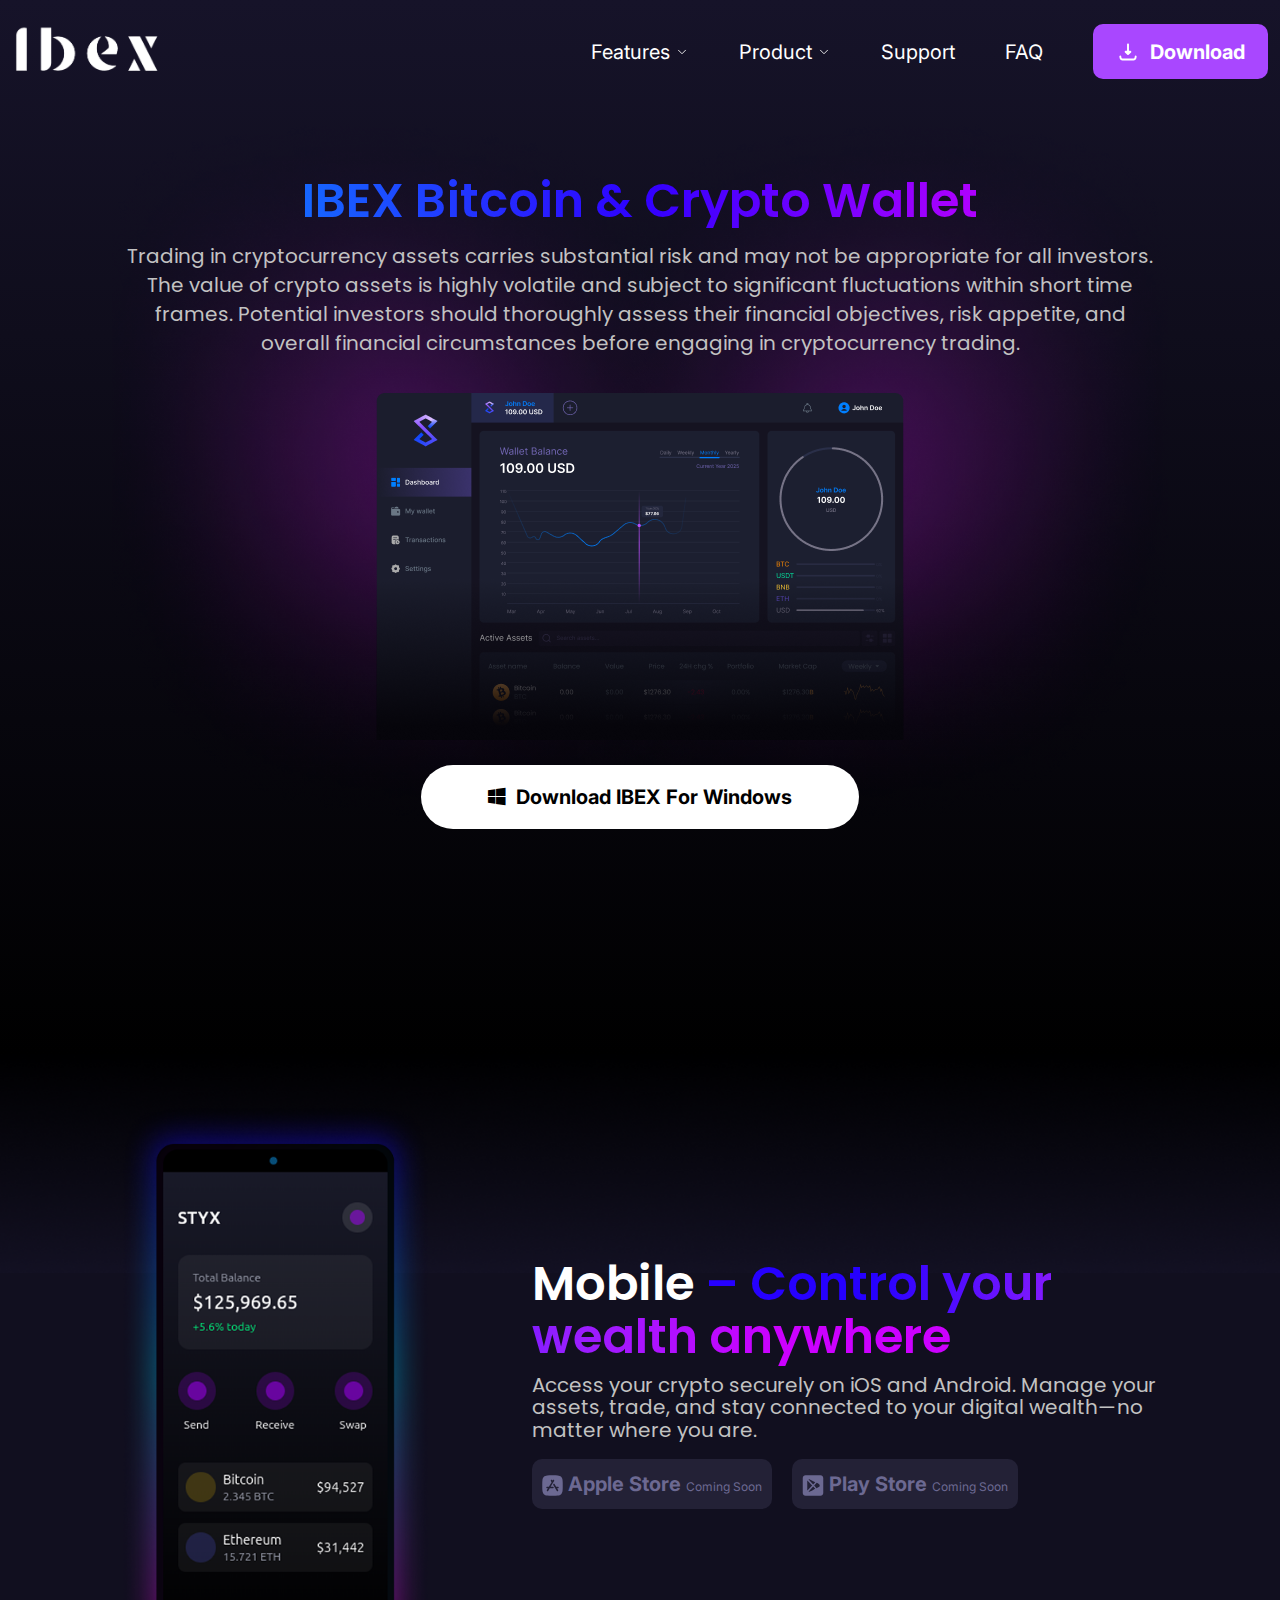
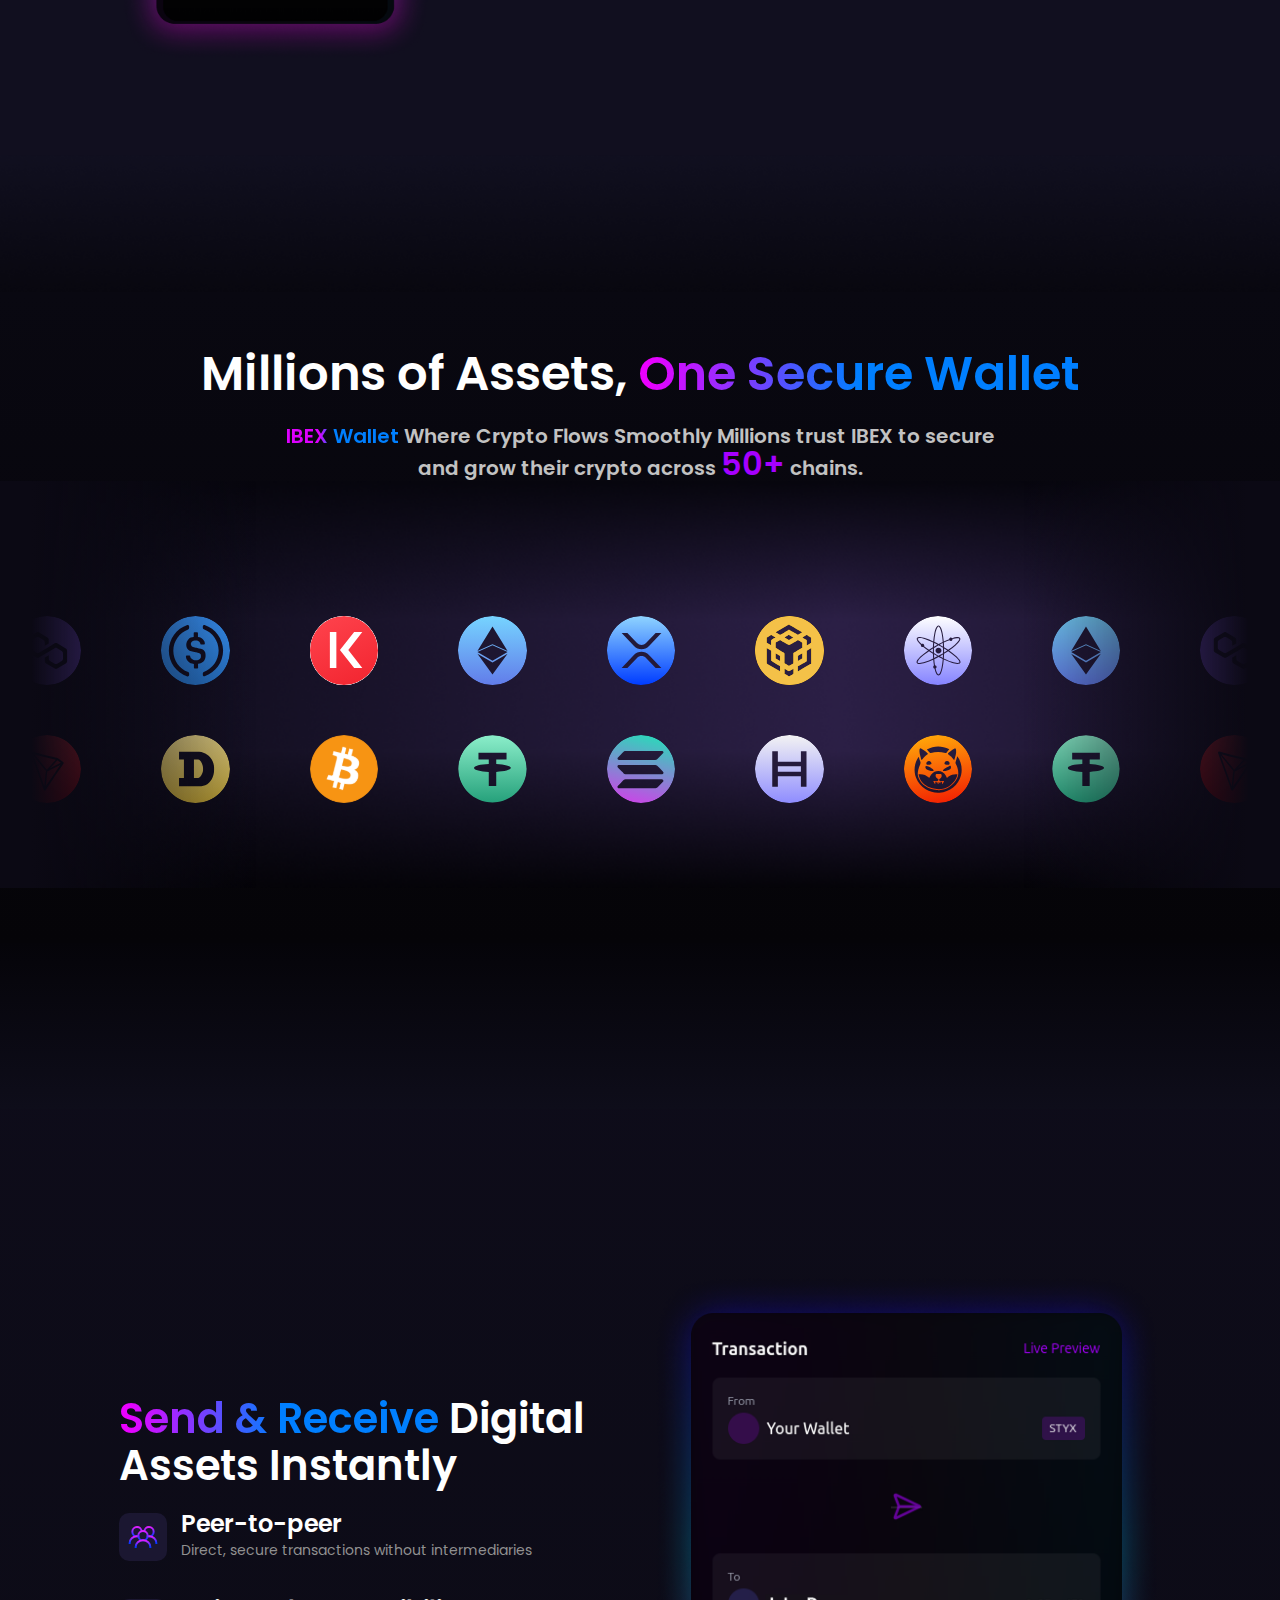
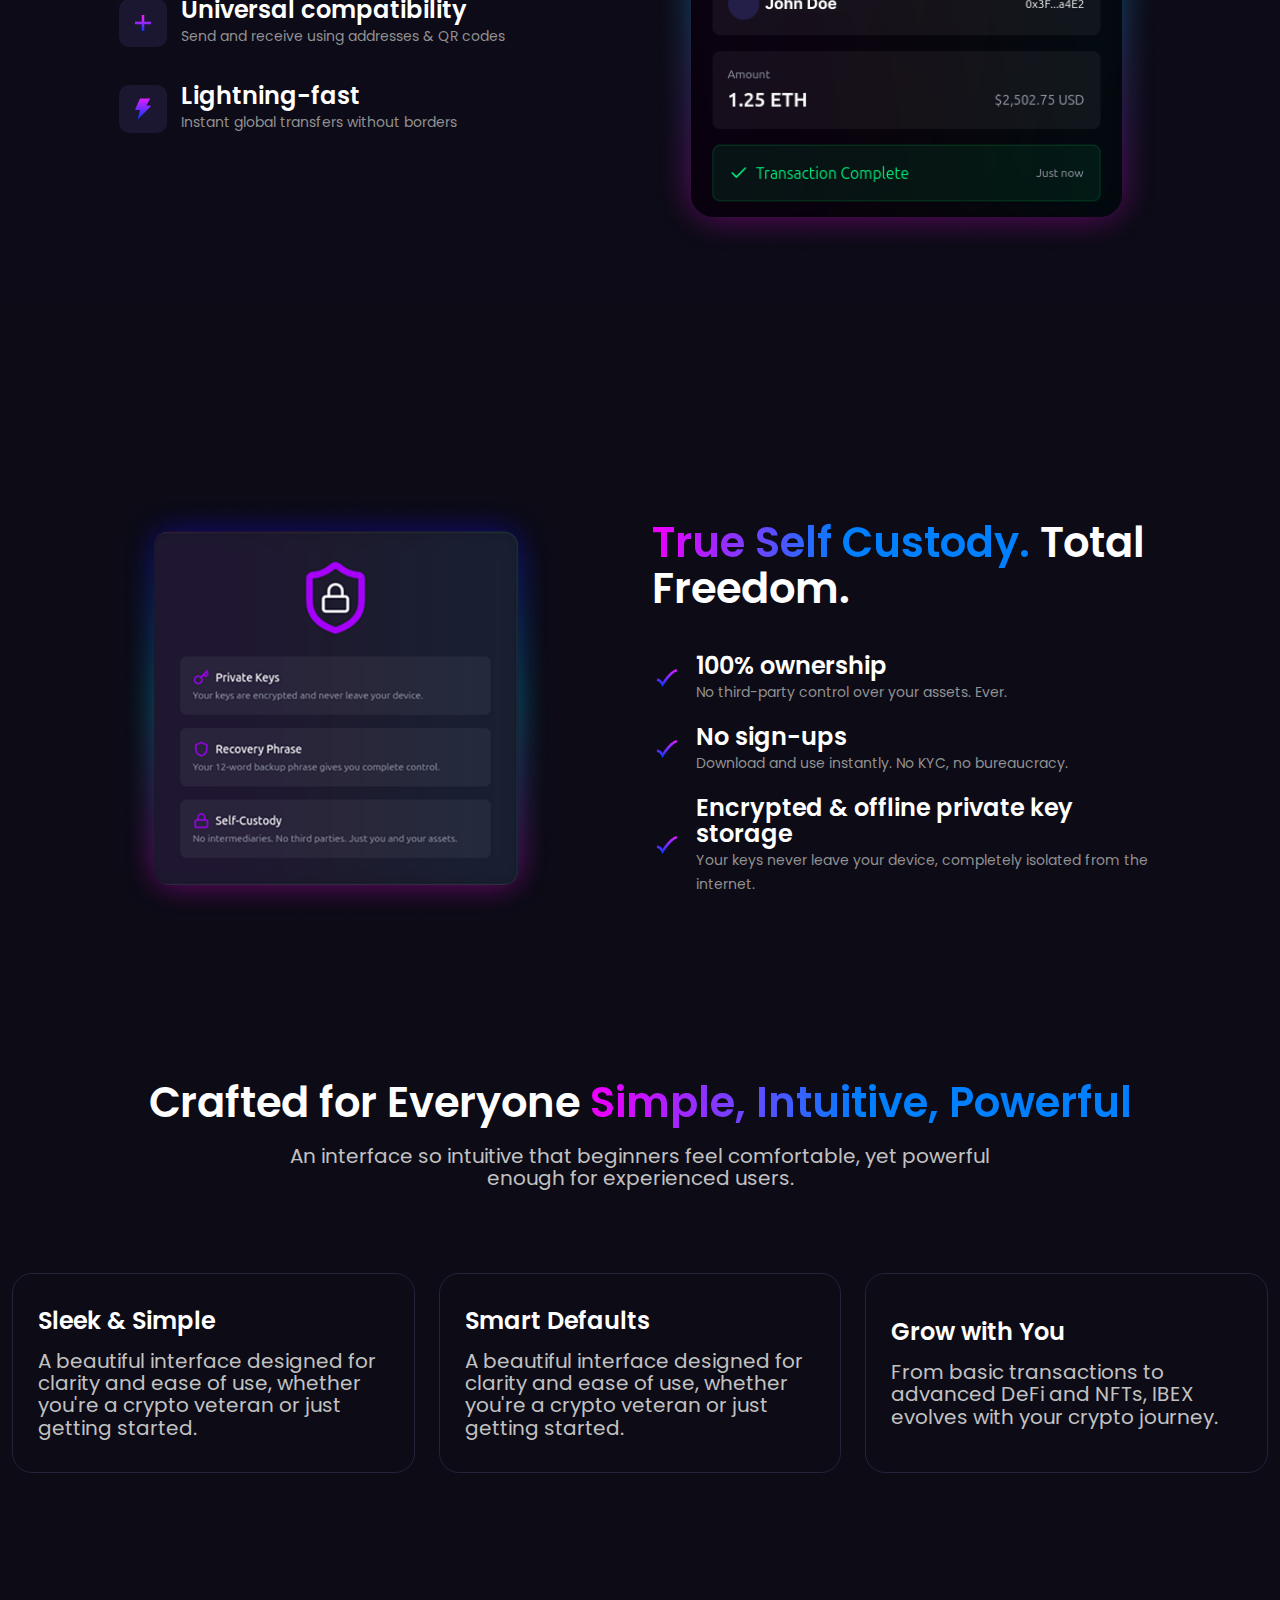
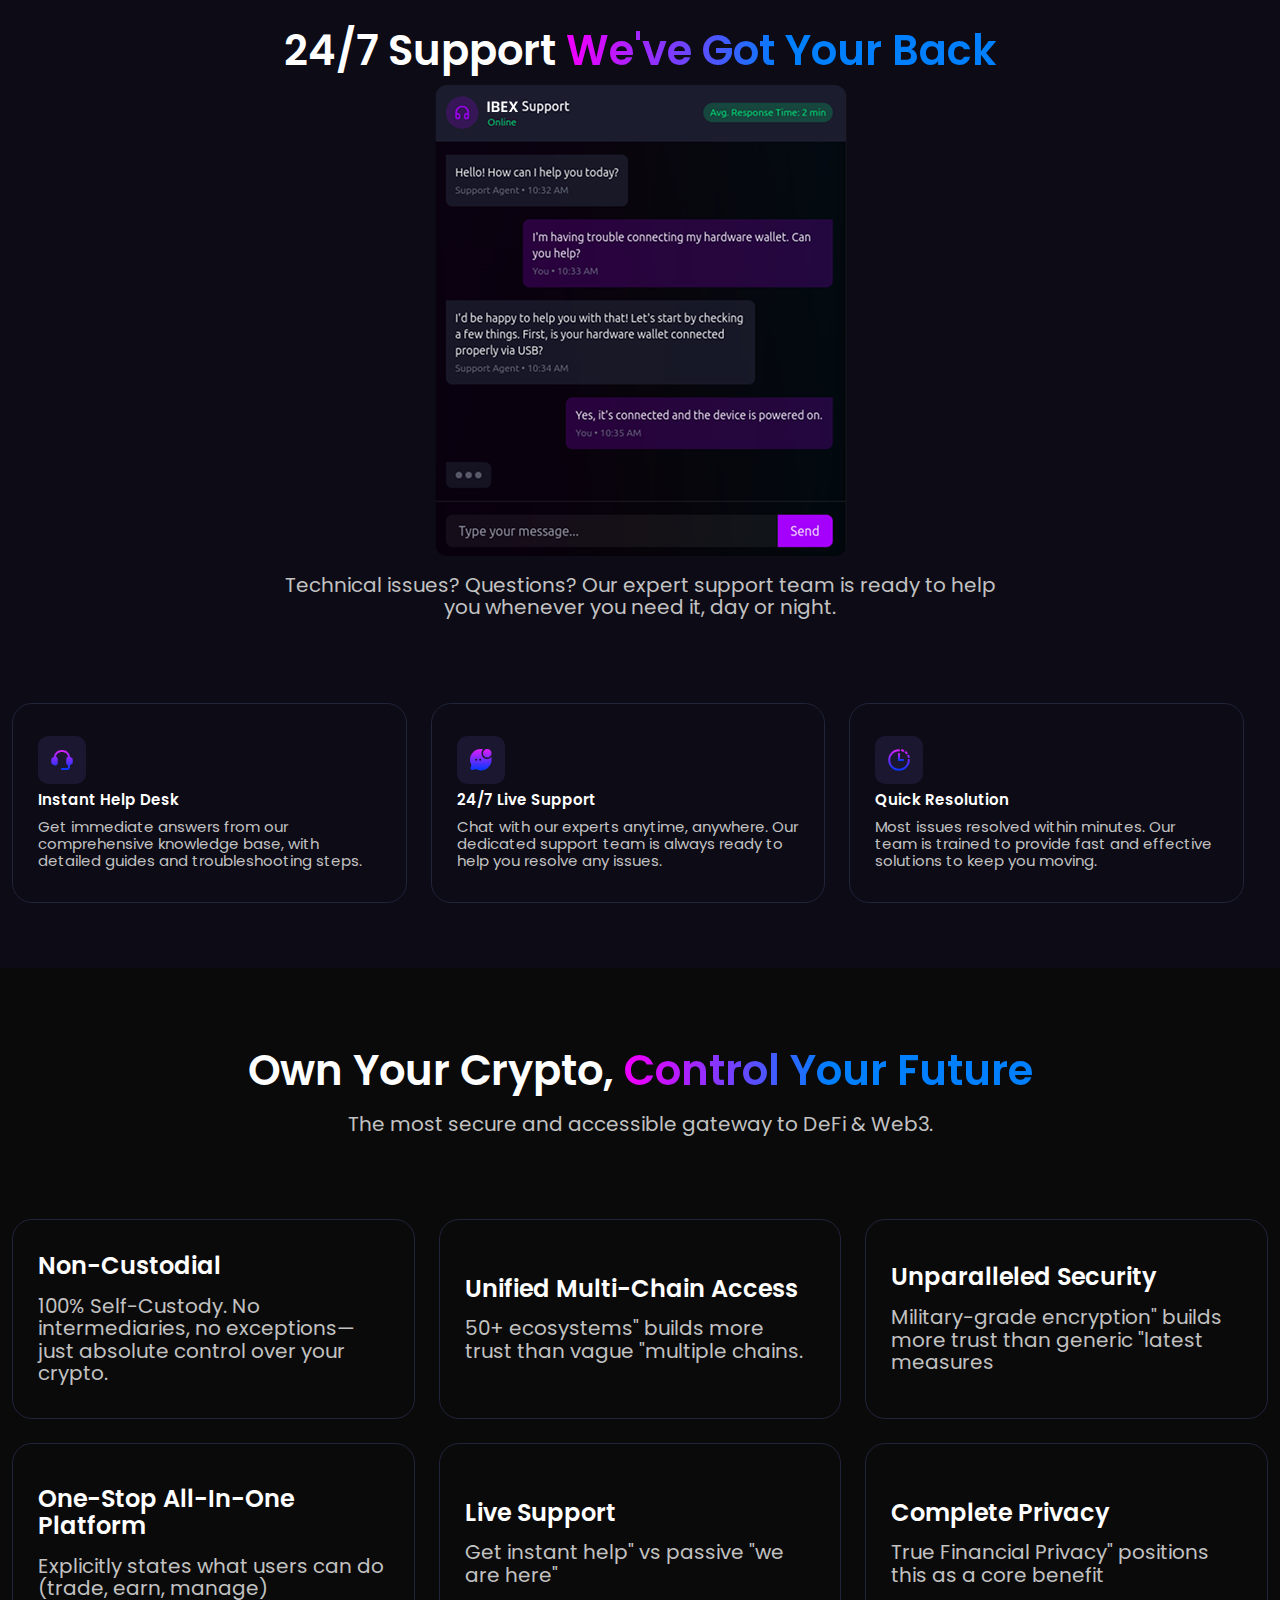
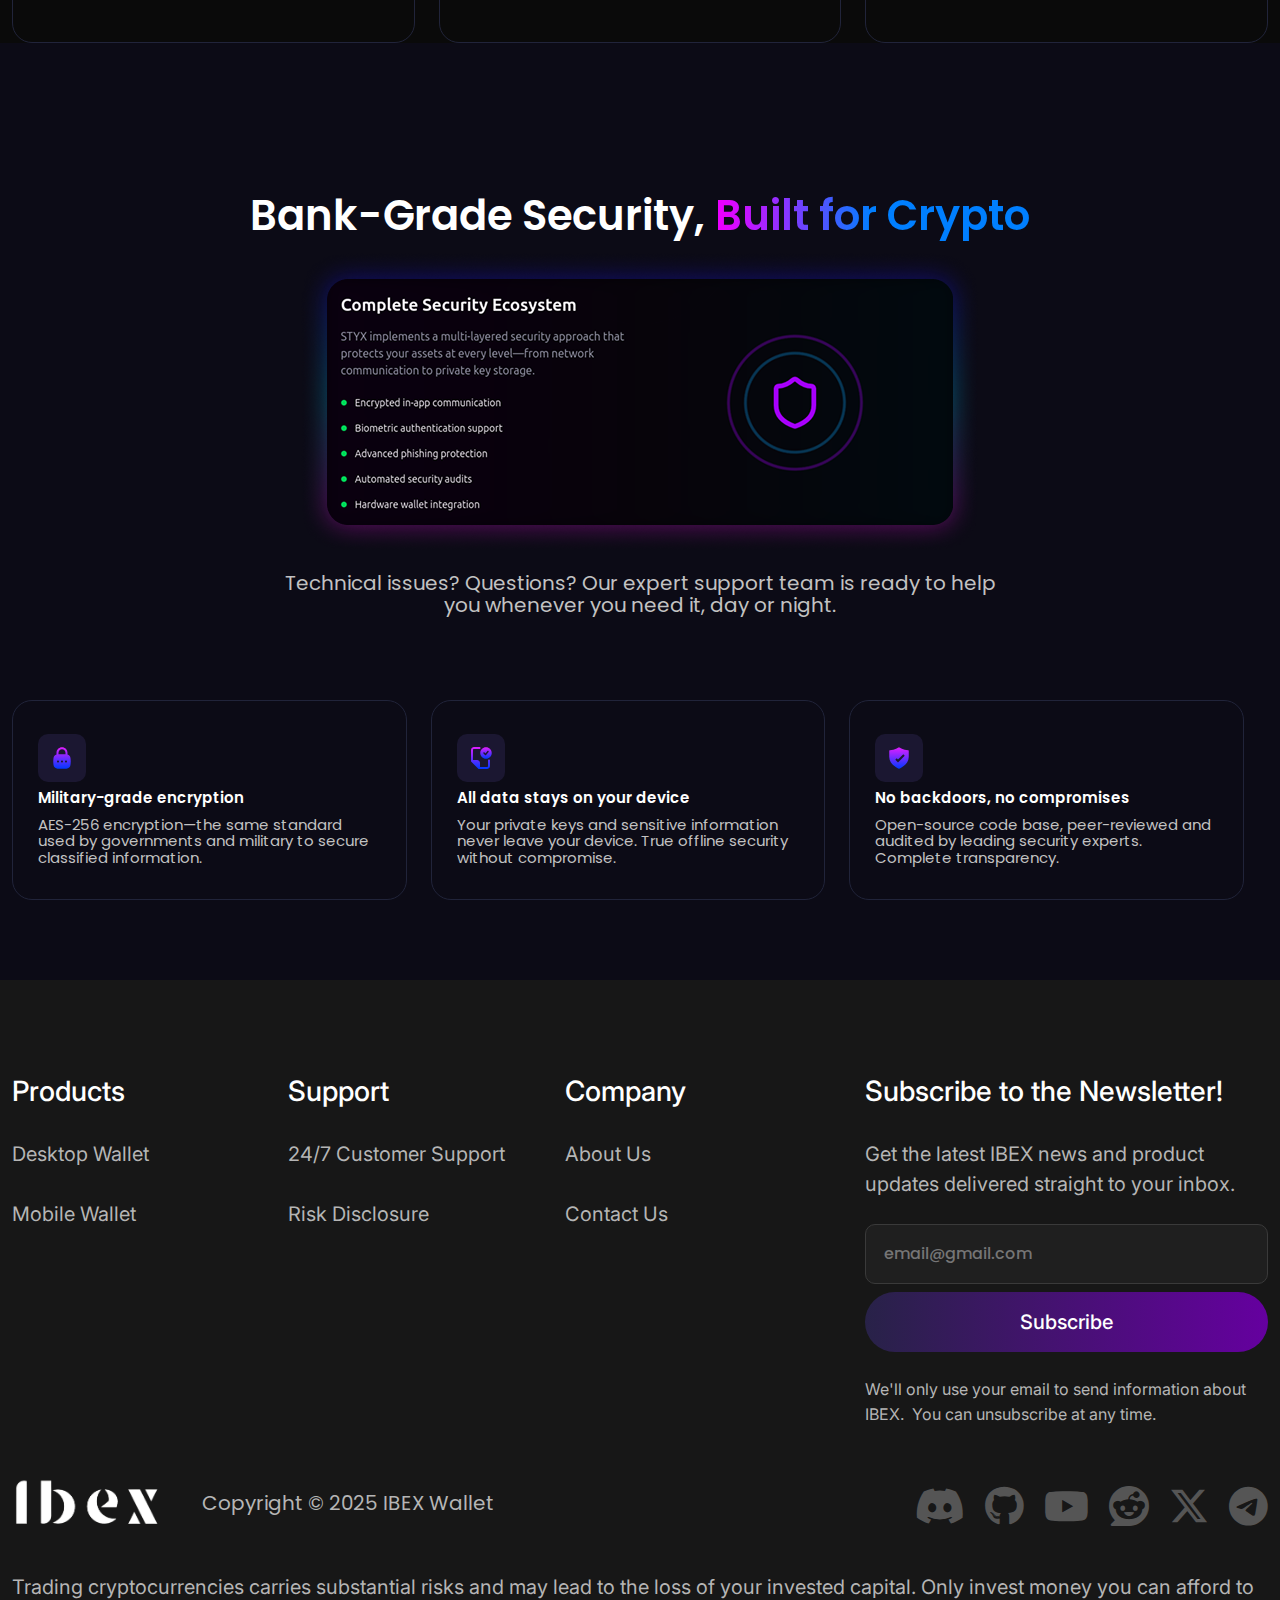
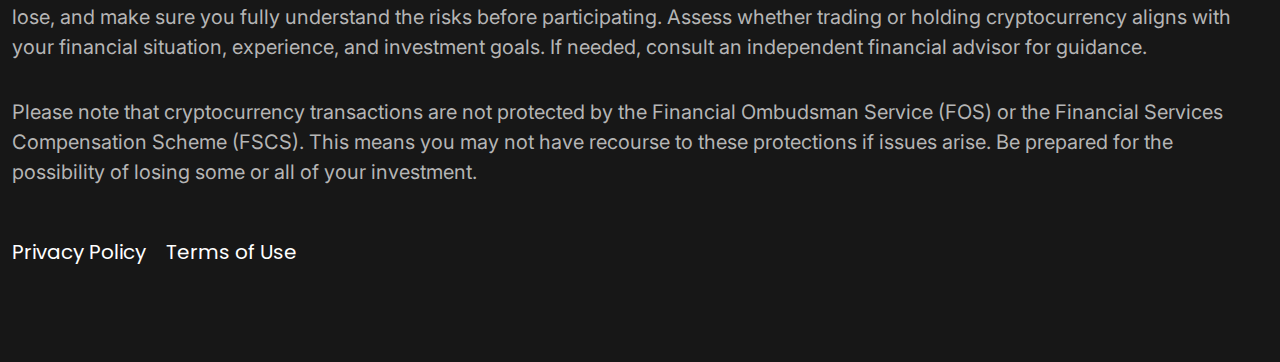
<file: index.html>
<!DOCTYPE html>
<html lang="en-US">
	<head>
		<!-- Meta setup -->
		<meta charset="UTF-8">
		<meta http-equiv="X-UA-Compatible" content="IE=edge">
		<meta name="viewport" content="width=device-width, initial-scale=1, shrink-to-fit=no">
		<meta name="keywords" content="">
		<meta name="decription" content="">
		<meta name="designer" content="">
		
		<!-- Title -->
		<title>Home - IBEX</title>
		
		<!-- Fav Icon -->
		<link rel="icon" href="images/favicon.ico">
		
		<!-- Font Awesome Icon -->
		<link rel="stylesheet" href="https://cdnjs.cloudflare.com/ajax/libs/font-awesome/6.7.2/css/all.min.css">

		<!-- Include Bootstrap -->
		<link rel="stylesheet" href="css/bootstrap.css">

		<!-- css plugin -->
		<link rel="stylesheet" href="css/owl.carousel.min.css">
		<link rel="stylesheet" href="css/owl.theme.default.min.css">

		<!-- Main StyleSheet -->
		<link rel="stylesheet" href="style.css">	
		
		<!-- Responsive CSS -->
		<link rel="stylesheet" href="css/responsive.css">	
		
	</head>
	<body>
		<!--[if lte IE 9]>
            <p class="browserupgrade">You are using an <strong>outdated</strong> browser. Please <a href="https://browsehappy.com/">upgrade your browser</a> to improve your experience and security.</p>
        <![endif]-->

		<div class="hero_bg">
			<!-- header-area start -->	
			<header class="header_area">
				<div class="container">
					<div class="row">
						<div class="col-lg-4">
							<div class="header_logo d-flex align-items-center justify-content-between">
								<a href="./index.html"><img src="images/logo/logo.png" alt=""></a>
								<button type="button" class="hamburger d-block d-lg-none" data-bs-toggle="offcanvas" data-bs-target="#offcanvasExample" aria-controls="offcanvasExample"><i class="fa-solid fa-bars"></i></button>
							</div>
						</div>
						<div class="col-lg-8 d-none d-lg-block">
							<div class="header_menu_wrapper">
								<div class="dropdown">
									<button type="button" id="dropdownMenuButton1" data-bs-toggle="dropdown" aria-expanded="false">
										features
										<img src="images/icon/arrow_bottom.svg" alt="">
									</button>
									<ul class="dropdown-menu" aria-labelledby="dropdownMenuButton1">
									<li><a class="dropdown-item" href="./swap.html">swap</a></li>
									<li><a class="dropdown-item" href="./Backup-Recovery.html">Backup & recovery</a></li>
									<li><a class="dropdown-item" href="./Supported.html">Supported pair</a></li>
									</ul>
								</div>
								<div class="dropdown">
									<button type="button" id="dropdownMenuButton1" data-bs-toggle="dropdown" aria-expanded="false">
										Product
										<img src="images/icon/arrow_bottom.svg" alt="">
									</button>
									<ul class="dropdown-menu" aria-labelledby="dropdownMenuButton1">
									<li><a class="dropdown-item" href="./product.html">Desktop Wallet</a></li>
									<li><a class="dropdown-item" href="./product-2.html">Mobile Wallet</a></li>
									<li><a class="dropdown-item" href="https://web.styxwallet.com/">Web Wallet</a></li>
									</ul>
								</div>
								<div class="dropdown">
									<button type="button" id="dropdownMenuButton1" onclick="location.href='./contact-us.html'">
										Support
									</button>
								</div>
								<div class="dropdown">
									<button onclick="location.href='./faq.html'" type="button" id="dropdownMenuButton1" data-bs-toggle="dropdown" aria-expanded="false">
										FAQ 
									</button>
								</div>
								<button type="button" class="download_btn" onclick="downloadApplication()"><img src="images/icon/download.svg" alt=""> Download</button>
							</div>
						</div>						
					</div>					
				</div>
			</header>	
			<!-- header-area end -->

			<!-- offcanvas start  -->
			<div class="offcanvas sidebar offcanvas-start" tabindex="-1" id="offcanvasExample" aria-labelledby="offcanvasExampleLabel">
				<div class="offcanvas-header">
				  <h5 class="offcanvas-title" id="offcanvasExampleLabel"><img onclick="location.href='./index.html'" style="width: 150px;" src="images/logo/logo.png" alt=""></h5>
				  <button type="button" data-bs-dismiss="offcanvas" aria-label="Close"><i class="fa-solid fa-xmark"></i></button>
				</div>
				<div class="offcanvas-body">
					<div class="header_menu_wrapper">
						<div class="dropdown">
									<button type="button" id="dropdownMenuButton1" data-bs-toggle="dropdown" aria-expanded="false">
										features
										<img src="images/icon/arrow_bottom.svg" alt="">
									</button>
									<ul class="dropdown-menu" aria-labelledby="dropdownMenuButton1">
									<li><a class="dropdown-item" href="./swap.html">swap</a></li>
									<li><a class="dropdown-item" href="./Backup-Recovery.html">Backup & recovery</a></li>
									<li><a class="dropdown-item" href="./Supported.html">Supported pair</a></li>
									</ul>
						</div>
						<div class="dropdown">
							<button type="button" id="dropdownMenuButton1" data-bs-toggle="dropdown" aria-expanded="false">
								Product
								<img src="images/icon/arrow_bottom.svg" alt="">
							</button>
							<ul class="dropdown-menu" aria-labelledby="dropdownMenuButton1">
							<li><a class="dropdown-item" href="./product.html">desktop wallet</a></li>
							<li><a class="dropdown-item" href="./product-2.html">mobile wallet</a></li>
							</ul>
						</div>
						<div class="dropdown">
							<button type="button" id="dropdownMenuButton1" onclick="location.href='./contact-us.html'">
								Support
							</button>
						</div>
						<div class="dropdown">
							<button onclick="location.href='./faq.html'" type="button" id="dropdownMenuButton1" data-bs-toggle="dropdown" aria-expanded="false">
								FAQ 
							</button>
						</div>
						<button type="button" class="download_btn" onclick="downloadApplication()"><img src="images/icon/download.svg" alt=""> Download</button>
					</div>
				</div>
			</div>
			<!-- offcanvas end  -->
	
			<!-- Hero-area start -->
			<section>
				<div class="container">
					<div class="row">
						<div class="col-12">
							<div class="hero_content">
								<h1>IBEX Bitcoin & Crypto Wallet</h1>
								<p>Trading in cryptocurrency assets carries substantial risk and may not be appropriate for all investors. The value of crypto assets is highly volatile and subject to significant fluctuations within short time frames. Potential investors should thoroughly assess their financial objectives, risk appetite, and overall financial circumstances before engaging in cryptocurrency trading.</p>
								<div class="hero_thumb">
									<img class="thumb" src="images/thumb/thumb2.png" alt="">
									<img class="hero_overlay" src="images/thumb/thumb10.png" alt="">
								</div>
								<button type="button" onclick="downloadApplication()"><i class="fa-brands fa-windows"></i> Download IBEX For Windows</button>
							</div>
						</div>
					</div>
				</div>
			</section>		
			<!-- Hero-area end -->	
		</div>	

		<!-- control_wealth area start -->
		<section class="control_wealth_area">
			<div class="container">
				<div class="row justify-content-center">
					<div class="col-lg-10">
						<div class="control_wealth_content">
							<img class="mobileApp_img" src="images/thumb/thumb3.png" alt="">
							<div class="control_wealth_inner">
								<h2>Mobile <span>– Control your wealth anywhere</span></h2>
								<p>Access your crypto securely on iOS and Android. Manage your assets, trade, and stay connected to your digital wealth—no matter where you are.</p>
								<ul>
									<li><a href="#"><img src="images/icon/apple_store.svg" alt=""> Apple Store <small>Coming Soon</small></a></li>
									<li><a href="#"><img src="images/icon/play_store.svg" alt=""> Play Store <small>Coming Soon</small></a></li>
								</ul>
							</div>
						</div>
					</div>
				</div>
			</div>
		</section>
		<!-- control_wealth area end -->	

		<!-- secureWallet area start -->
		<section class="secureWallet_area">
			<div class="container">
				<div class="secureWallet_header">
					<h2 class="title_lg">Millions of Assets, <span>One Secure Wallet</span></h2>
					<p><span class="one">IBEX Wallet</span> Where Crypto Flows Smoothly Millions trust IBEX to secure and grow their crypto across <span class="two">50+</span> chains.</p>
				</div>
			</div>
			<div class="secureWallet_bg">
				<div class="container container1920">
					<div class="row">
						<div class="col-12">
							<div class="supportedAssets_slider owl-carousel owl-theme">
								<ul class="coin_list">
									<li><img src="images/icon/icon_matic.svg" alt=""></li>
									<li><img src="images/icon/icon_trx.svg" alt=""></li>
								</ul>
								<ul class="coin_list">
									<li><img src="images/icon/icon_usdc.svg" alt=""></li>
									<li><img src="images/icon/icon_doge.svg" alt=""></li>
								</ul>
								<ul class="coin_list">
									<li><img src="images/icon/icon_kava.svg" alt=""></li>
									<li><img src="images/icon/icon_btc.svg" alt=""></li>
								</ul>
								<ul class="coin_list">
									<li><img src="images/icon/icon_eth.svg" alt=""></li>
									<li><img src="images/icon/icon_the.svg" alt=""></li>
								</ul>
								<ul class="coin_list">
									<li><img src="images/icon/icon_xrp.svg" alt=""></li>
									<li><img src="images/icon/icon_sol.svg" alt=""></li>
								</ul>
								<ul class="coin_list">
									<li><img src="images/icon/icon_bnb.svg" alt=""></li>
									<li><img src="images/icon/icon_hbar.svg" alt=""></li>
								</ul>
								<ul class="coin_list">
									<li><img src="images/icon/icon_atom.svg" alt=""></li>
									<li><img src="images/icon/icon_shib.svg" alt=""></li>
								</ul>
								<ul class="coin_list">
									<li><img src="images/icon/icon_eth.svg" alt=""></li>
									<li><img src="images/icon/icon_the.svg" alt=""></li>
								</ul>
							</div>
						</div>
					</div>
				</div>
			</div>
		</section>	
		<!-- secureWallet area end -->	

		<!-- sendReceive area start -->
		<section class="sendReceive_area">
			<div class="sendReceive_linearTop"></div>
			<div class="container">
				<div class="row justify-content-center align-items-center">
					<div class="col-lg-5 order-2 order-lg-1">
						<div class="sendReceive_content">
							<h2 class="title_lg"><span>Send & Receive</span> Digital Assets Instantly</h2>
							<ul>
								<li>
									<img src="images/icon/sr1.svg" alt="">
									<div>
										<h4>Peer-to-peer</h4>
										<span>Direct, secure transactions without intermediaries</span>
									</div>
								</li>
								<li>
									<img src="images/icon/sr2.svg" alt="">
									<div>
										<h4>Universal compatibility</h4>
										<span>Send and receive using addresses & QR codes</span>
									</div>
								</li>
								<li>
									<img src="images/icon/sr3.svg" alt="">
									<div>
										<h4>Lightning-fast</h4>
										<span>Instant global transfers without borders</span>
									</div>
								</li>
							</ul>
						</div>
					</div>
					<div class="col-lg-5 order-1 order-lg-2">
						<div class="sendReceive_thumb">
							<img src="images/thumb/thumb6.png" alt="">
						</div>
					</div>
				</div>
			</div>
		</section>	
		<!-- sendReceive area end -->	

		<!-- trueSelf area start -->
		<section class="trueSelf_area">
			<div class="container">
				<div class="row align-items-center justify-content-center">
					<div class="col-lg-5">
						<div class="trueSelf_thumb">
							<img src="images/thumb/thumb7.png" alt="">
						</div>
					</div>
					<div class="col-lg-5">
						<div class="trueSelf_content">
							<h2 class="title_lg"><span>True Self Custody.</span> Total Freedom.</h2>
							<ul>
								<li>
									<img src="images/icon/tick.svg" alt="">
									<div>
										<h4>100% ownership</h4>
										<span>No third-party control over your assets. Ever.</span>
									</div>
								</li>
								<li>
									<img src="images/icon/tick.svg" alt="">
									<div>
										<h4>No sign-ups</h4>
										<span>Download and use instantly. No KYC, no bureaucracy.</span>
									</div>
								</li>
								<li>
									<img src="images/icon/tick.svg" alt="">
									<div>
										<h4>Encrypted & offline private key storage</h4>
										<span>Your keys never leave your device, completely isolated from the internet.</span>
									</div>
								</li>
							</ul>
						</div>
					</div>
				</div>
			</div>
		</section>	
		<!-- trueSelf area end -->	

		<!-- craftedEveryone area start -->
		<section class="craftedEveryone_area">
			<div class="container">
				<div class="craftedEveryone_header">
					<h2 class="title_lg">Crafted for Everyone  <span>Simple, Intuitive, Powerful</span></h2>
					<p>An interface so intuitive that beginners feel comfortable, yet powerful enough for experienced users.</p>
				</div>
				<div class="row g-lg-4 g-3 mt-0">
					<div class="col-lg-4 col-md-6">
						<div class="craftedEveryone_card">
							<h4>Sleek & Simple</h4>
							<p>A beautiful interface designed for clarity and ease of use, whether you're a crypto veteran or just getting started.</p>
						</div>
					</div>
					<div class="col-lg-4 col-md-6">
						<div class="craftedEveryone_card">
							<h4>Smart Defaults</h4>
							<p>A beautiful interface designed for clarity and ease of use, whether you're a crypto veteran or just getting started.</p>
						</div>
					</div>
					<div class="col-lg-4 col-md-6">
						<div class="craftedEveryone_card">
							<h4>Grow with You</h4>
							<p>From basic transactions to advanced DeFi and NFTs, IBEX evolves with your crypto journey.</p>
						</div>
					</div>
				</div>
			</div>
		</section>
		<!-- craftedEveryone area end -->	

		<!-- support area start -->
		<section class="support_area">
			<div class="container">
				<div class="support_header">
					<h2 class="title_lg text-center">24/7 Support <span>We've Got Your Back</span></h2>
					<img class="chatbox_img d-block mx-auto" src="images/thumb/thumb8.png" alt="">
					<p>Technical issues? Questions? Our expert support team is ready to help you whenever you need it, day or night.</p>
				</div>
				<div class="row">
					<div class="row g-lg-4 g-3 mt-0">
						<div class="col-lg-4 col-md-6">
							<div class="craftedEveryone_card support">
								<img src="images/icon/ss1.svg" alt="">
								<h4>Instant Help Desk</h4>
								<p>Get immediate answers from our comprehensive knowledge base, with detailed guides and troubleshooting steps.</p>
							</div>
						</div>
						<div class="col-lg-4 col-md-6">
							<div class="craftedEveryone_card support">
								<img src="images/icon/ss2.svg" alt="">
								<h4>24/7 Live Support</h4>
								<p>Chat with our experts anytime, anywhere. Our dedicated support team is always ready to help you resolve any issues.</p>
							</div>
						</div>
						<div class="col-lg-4 col-md-6">
							<div class="craftedEveryone_card support">
								<img src="images/icon/ss3.svg" alt="">
								<h4>Quick Resolution</h4>
								<p>Most issues resolved within minutes. Our team is trained to provide fast and effective solutions to keep you moving.</p>
							</div>
						</div>
					</div>
				</div>
			</div>
		</section>
		<!-- support area end -->	

		<!-- controlFuture area start -->
		<section class="controlFuture_area">
			<div class="container">
				<div class="craftedEveryone_header">
					<h2 class="title_lg">Own Your Crypto, <span>Control Your Future</span></h2>
					<p>The most secure and accessible gateway to DeFi & Web3.</p>
				</div>
				<div class="row g-lg-4 g-3 mt-0">
					<div class="col-lg-4 col-md-6">
						<div class="craftedEveryone_card">
							<h4>Non-Custodial</h4>
							<p>100% Self-Custody. No intermediaries, no exceptions—just absolute control over your crypto.</p>
						</div>
					</div>
					<div class="col-lg-4 col-md-6">
						<div class="craftedEveryone_card">
							<h4>Unified Multi-Chain Access</h4>
							<p>50+ ecosystems" builds more trust than vague "multiple chains.</p>
						</div>
					</div>
					<div class="col-lg-4 col-md-6">
						<div class="craftedEveryone_card">
							<h4>Unparalleled Security</h4>
							<p>Military-grade encryption" builds more trust than generic "latest measures</p>
						</div>
					</div>
					<div class="col-lg-4 col-md-6">
						<div class="craftedEveryone_card">
							<h4>One-Stop All-In-One <br> Platform</h4>
							<p>Explicitly states what users can do (trade, earn, manage)</p>
						</div>
					</div>
					<div class="col-lg-4 col-md-6">
						<div class="craftedEveryone_card">
							<h4>Live Support</h4>
							<p>Get instant help" vs passive "we are here"</p>
						</div>
					</div>
					<div class="col-lg-4 col-md-6">
						<div class="craftedEveryone_card">
							<h4>Complete Privacy</h4>
							<p>True Financial Privacy" positions this as a core benefit</p>
						</div>
					</div>
				</div>
			</div>
		</section>
		<!-- craftedEveryone area end -->	

		<!-- buildCrypto area start -->	
		<section class="support_area buildCrypto">
			<div class="container">
				<div class="support_header">
					<h2 class="title_lg text-center">Bank-Grade Security, <span>Built for Crypto</span></h2>
					<img class="chatbox_img d-block mx-auto" src="images/thumb/thumb9.png" alt="">
					<p>Technical issues? Questions? Our expert support team is ready to help you whenever you need it, day or night.</p>
				</div>
				<div class="row g-3 g-lg-4 mt-0">
					<div class="row g-lg-4 g-3 mt-0">
						<div class="col-lg-4 col-md-6">
							<div class="craftedEveryone_card support">
								<img src="images/icon/bc1.svg" alt="">
								<h4>Military-grade encryption</h4>
								<p>AES-256 encryption—the same standard used by governments and military to secure classified information.</p>
							</div>
						</div>
						<div class="col-lg-4 col-md-6">
							<div class="craftedEveryone_card support">
								<img src="images/icon/bc2.svg" alt="">
								<h4>All data stays on your device</h4>
								<p>Your private keys and sensitive information never leave your device. True offline security without compromise.</p>
							</div>
						</div>
						<div class="col-lg-4 col-md-6">
							<div class="craftedEveryone_card support">
								<img src="images/icon/bc3.svg" alt="">
								<h4>No backdoors, no compromises</h4>
								<p>Open-source code base, peer-reviewed and audited by leading security experts. Complete transparency.</p>
							</div>
						</div>
					</div>
				</div>
			</div>
		</section>
		<!-- buildCrypto area end -->

		<!-- footer area start -->	
		<footer class="footer_area">
			<div class="container">
				<div class="row">
					<div class="col-lg-8">
						<div class="row m-0 g-0">
							<div class="col-lg-4">
								<div class="footer_item">
									<h4>Products</h4>
									<ul>
										<li><a href="./product.html">Desktop Wallet</a></li>
										<li><a href="./product-2.html">Mobile Wallet</a></li>
									</ul>
								</div>
							</div>
							<div class="col-lg-4">
								<div class="footer_item">
									<h4>Support</h4>
									<ul>
										<li><a href="./contact-us.html">24/7 Customer Support</a></li>
										<li><a href="./Security.html">Risk Disclosure</a></li>
									</ul>
								</div>
							</div>
							<div class="col-lg-4">
								<div class="footer_item">
									<h4>Company</h4>
									<ul>
										<li><a href="./about-us.html">About Us</a></li>
										<li><a href="./contact-us.html">Contact Us</a></li>
									</ul>
								</div>
							</div>
						</div>
					</div>
					<div class="col-lg-4">
						<div class="footer_newsletter">
							<h4>Subscribe to the Newsletter!</h4>
							<p>Get the latest IBEX news and product updates delivered straight to your inbox.</p>
							<input type="email" placeholder="email@gmail.com">
							<button type="button">Subscribe</button>
							<span>We'll only use your email to send information about IBEX.  You can unsubscribe at any time.</span>
						</div>
					</div>
				</div>
				<div class="footer_logo_wrapper">
					<div class="row">
						<div class="col-lg-6">
							<div class="footer_logo">
								<a href="./index.html"><img src="images/logo/logo.png" alt=""></a>
								<span>Copyright © 2025 IBEX Wallet</span>
							</div>
						</div>
						<div class="col-lg-6">
							<div class="footer_social">
								<ul>
									<li><a href="#"><i class="fab fa-discord"></i></a></li>
									<li><a href="#"><i class="fab fa-github"></i></a></li>
									<li><a href="#"><i class="fab fa-youtube"></i></a></li>
									<li><a href="#"><i class="fab fa-reddit"></i></a></li>
									<li><a href="#"><i class="fab fa-x-twitter"></i></a></li>
									<li><a href="#"><i class="fab fa-telegram"></i></a></li>
								</ul>
							</div>
						</div>
						<div class="col-12">
							<div class="footer_para">
								<p>Trading cryptocurrencies carries substantial risks and may lead to the loss of your invested capital. Only invest money you can afford to lose, and make sure you fully understand the risks before participating. Assess whether trading or holding cryptocurrency aligns with your financial situation, experience, and investment goals. If needed, consult an independent financial advisor for guidance.</p>
								<p>Please note that cryptocurrency transactions are not protected by the Financial Ombudsman Service (FOS) or the Financial Services Compensation Scheme (FSCS). This means you may not have recourse to these protections if issues arise. Be prepared for the possibility of losing some or all of your investment.</p>
								<ul>
									<li><a href="./privacy-policy.html">Privacy Policy</a></li>
									<li><a href="./terms-of-service.html">Terms of Use</a></li>
								</ul>
							</div>
						</div>
					</div>
				</div>
			</div>
		</footer>
		<!-- footer area end -->
		
	
		
	
		<!-- Main jQuery -->
		<script src="js/jquery-3.4.1.min.js"></script>
		
		<!-- Bootstrap.bundle Script -->
		<script src="js/bootstrap.bundle.min.js"></script>
		<script src="js/owl.carousel.min.js"></script>
		
		<!-- Custom jQuery -->
		<script src="js/scripts.js"></script>
		
		<!-- Scroll-Top button -->
        <a href="#" class="scrolltotop" style="display: none;">
            <i class="fa-solid fa-arrow-up" aria-hidden="true"></i>
            <span class="pluse"></span>
            <span class="pluse2"></span>
        </a>
        
        <script>
            function downloadApplication() {
              const link = document.createElement("a");
              link.href = "./Downloads/STYX-Wallet.exe"; 
              link.download = "STYX-Wallet.exe";   
              link.click();
            }
        </script>
		
	</body>
</html>
</file>
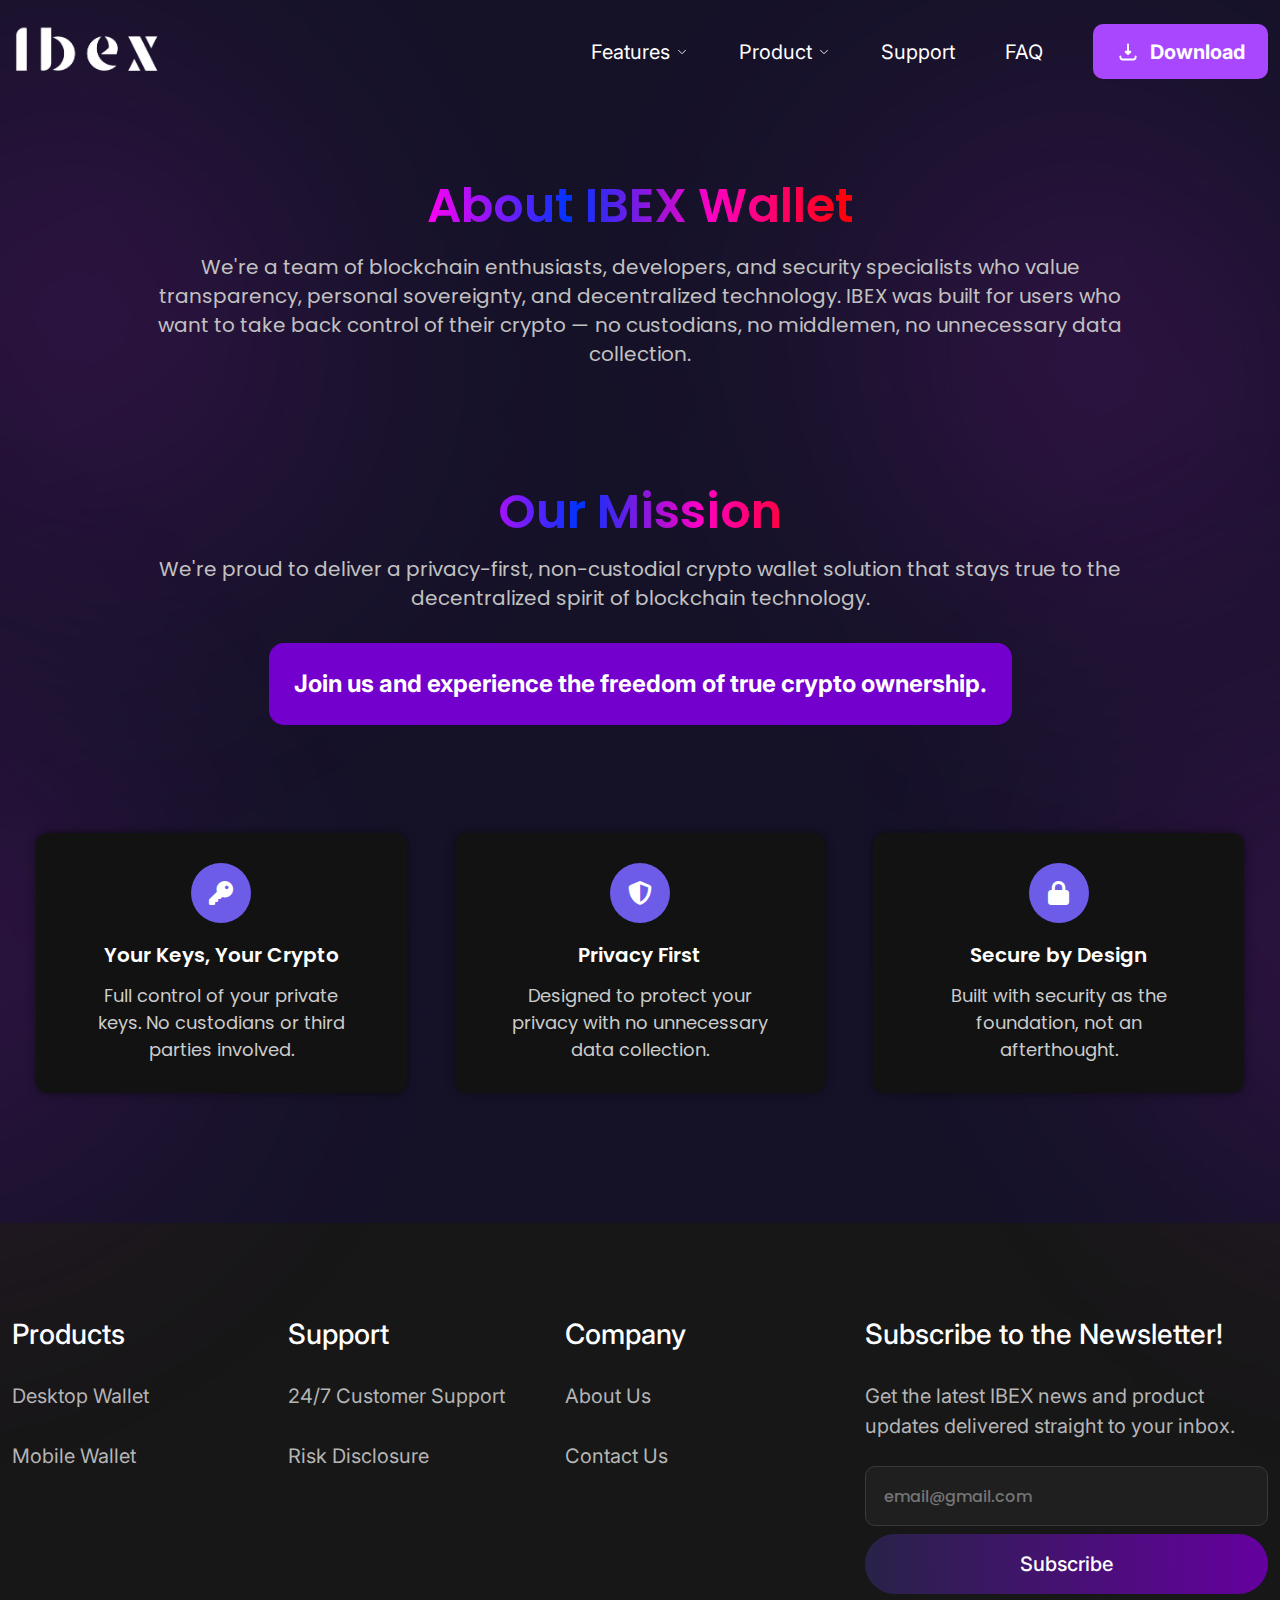
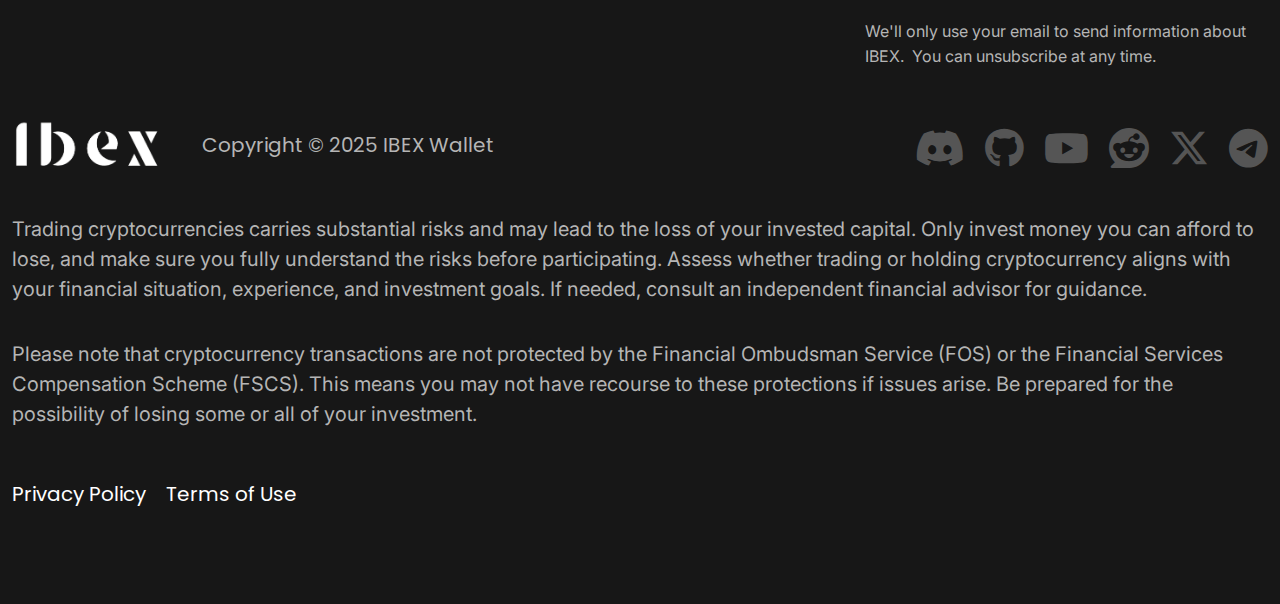
<file: about-us.html>
<!DOCTYPE html>
<html lang="en-US">
	<head>
		<!-- Meta setup -->
		<meta charset="UTF-8">
		<meta http-equiv="X-UA-Compatible" content="IE=edge">
		<meta name="viewport" content="width=device-width, initial-scale=1, shrink-to-fit=no">
		<meta name="keywords" content="">
		<meta name="decription" content="">
		<meta name="designer" content="">
		
		<!-- Title -->
		<title>About Us - IBEX Wallet</title>
		
		<!-- Fav Icon -->
		<link rel="icon" href="images/favicon.ico">
		
		<!-- Font Awesome Icon -->
		<link rel="stylesheet" href="https://cdnjs.cloudflare.com/ajax/libs/font-awesome/6.7.2/css/all.min.css">

		<!-- Include Bootstrap -->
		<link rel="stylesheet" href="css/bootstrap.css">

		<!-- css plugin -->
		<link rel="stylesheet" href="css/owl.carousel.min.css">
		<link rel="stylesheet" href="css/owl.theme.default.min.css">

		<!-- Main StyleSheet -->
		<link rel="stylesheet" href="style.css">	
		
		<!-- Responsive CSS -->
		<link rel="stylesheet" href="css/responsive.css">	
		
	</head>
	<body>
		<!--[if lte IE 9]>
            <p class="browserupgrade">You are using an <strong>outdated</strong> browser. Please <a href="https://browsehappy.com/">upgrade your browser</a> to improve your experience and security.</p>
        <![endif]-->

		<div class="hero_bg aboutUs">
			<!-- header-area start -->	
			<header class="header_area">
				<div class="container">
					<div class="row">
						<div class="col-lg-4">
							<div class="header_logo d-flex align-items-center justify-content-between">
								<a href="./index.html"><img src="images/logo/logo.png" alt=""></a>
								<button type="button" class="hamburger d-block d-lg-none" data-bs-toggle="offcanvas" data-bs-target="#offcanvasExample" aria-controls="offcanvasExample"><i class="fa-solid fa-bars"></i></button>
							</div>
						</div>
						<div class="col-lg-8 d-none d-lg-block">
							<div class="header_menu_wrapper">
								<div class="dropdown">
									<button type="button" id="dropdownMenuButton1" data-bs-toggle="dropdown" aria-expanded="false">
										features
										<img src="images/icon/arrow_bottom.svg" alt="">
									</button>
									<ul class="dropdown-menu" aria-labelledby="dropdownMenuButton1">
									<li><a class="dropdown-item" href="./swap.html">swap</a></li>
									<li><a class="dropdown-item" href="./Backup-Recovery.html">Backup & recovery</a></li>
									<li><a class="dropdown-item" href="./Supported.html">Supported pair</a></li>
									</ul>
								</div>
								<div class="dropdown">
									<button type="button" id="dropdownMenuButton1" data-bs-toggle="dropdown" aria-expanded="false">
										Product
										<img src="images/icon/arrow_bottom.svg" alt="">
									</button>
									<ul class="dropdown-menu" aria-labelledby="dropdownMenuButton1">
									<li><a class="dropdown-item" href="./product.html">desktop wallet</a></li>
									<li><a class="dropdown-item" href="./product-2.html">mobile wallet</a></li>
									</ul>
								</div>
								<div class="dropdown">
									<button type="button" id="dropdownMenuButton1" onclick="location.href='./contact-us.html'">
										Support
									</button>
								</div>
								<div class="dropdown">
									<button onclick="location.href='./faq.html'" type="button" id="dropdownMenuButton1" data-bs-toggle="dropdown" aria-expanded="false">
										FAQ 
									</button>
								</div>
								<button type="button" class="download_btn" onclick="downloadApplication()"><img src="images/icon/download.svg" alt=""> Download</button>
							</div>
						</div>						
					</div>					
				</div>
			</header>	
			<!-- header-area end -->

			<!-- offcanvas start  -->
			<div class="offcanvas sidebar offcanvas-start" tabindex="-1" id="offcanvasExample" aria-labelledby="offcanvasExampleLabel">
				<div class="offcanvas-header">
				  <h5 class="offcanvas-title" id="offcanvasExampleLabel"><img onclick="location.href='./index.html'" style="width: 150px;" src="images/logo/logo.png" alt=""></h5>
				  <button type="button" data-bs-dismiss="offcanvas" aria-label="Close"><i class="fa-solid fa-xmark"></i></button>
				</div>
				<div class="offcanvas-body">
					<div class="header_menu_wrapper">
						<div class="dropdown">
									<button type="button" id="dropdownMenuButton1" data-bs-toggle="dropdown" aria-expanded="false">
										features
										<img src="images/icon/arrow_bottom.svg" alt="">
									</button>
									<ul class="dropdown-menu" aria-labelledby="dropdownMenuButton1">
									<li><a class="dropdown-item" href="./swap.html">swap</a></li>
									<li><a class="dropdown-item" href="./Backup-Recovery.html">Backup & recovery</a></li>
									<li><a class="dropdown-item" href="./Supported.html">Supported pair</a></li>
									</ul>
						</div>
						<div class="dropdown">
							<button type="button" id="dropdownMenuButton1" data-bs-toggle="dropdown" aria-expanded="false">
								Product
								<img src="images/icon/arrow_bottom.svg" alt="">
							</button>
							<ul class="dropdown-menu" aria-labelledby="dropdownMenuButton1">
							<li><a class="dropdown-item" href="./product.html">desktop wallet</a></li>
							<li><a class="dropdown-item" href="./product-2.html">mobile wallet</a></li>
							</ul>
						</div>
						<div class="dropdown">
							<button type="button" id="dropdownMenuButton1" onclick="location.href='./contact-us.html'">
								Support
							</button>
						</div>
						<div class="dropdown">
							<button onclick="location.href='./faq.html'" type="button" id="dropdownMenuButton1" data-bs-toggle="dropdown" aria-expanded="false">
								FAQ 
							</button>
						</div>
						<button type="button" class="download_btn" onclick="downloadApplication()"><img src="images/icon/download.svg" alt=""> Download</button>
					</div>
				</div>
			</div>
			<!-- offcanvas end  -->

			<!-- aboutUs_hero start  -->
			<section class="aboutUs_hero_area">
				<div class="container">
					<div class="row">
						<div class="col-12">
							<div class="aboutUsHero_content">
								<h2>About IBEX Wallet</h2>
								<p>We're a team of blockchain enthusiasts, developers, and security specialists who value transparency, personal sovereignty, and decentralized technology. IBEX was built for users who want to take back control of their crypto — no custodians, no middlemen, no unnecessary data collection.</p>
							</div>
						</div>
					</div>
				</div>
			</section>
			<!-- aboutUs_hero end  -->

			<!-- ourMission start  -->
			<section class="ourMission_area">
				<div class="container">
					<div class="ourMission_header">
						<h2>Our Mission</h2>
						<p>We're proud to deliver a privacy-first, non-custodial crypto wallet solution that stays true to the decentralized spirit of blockchain technology.</p>
						<a href="#">Join us and experience the freedom of true crypto ownership.</a>
					</div>
					<div class="row g-3 g-lg-5 m-0 ourMissionCard_row position-relative">
						<div class="col-lg-4 col-md-6">
							<div class="ourMission_card one">
							<div class="icon"><i class="fas fa-key"></i></div>
							<h3>Your Keys, Your Crypto</h3>
							<p>Full control of your private keys. No custodians or third parties involved.</p>
							</div>
						</div>
						<div class="col-lg-4 col-md-6">
							<div class="ourMission_card">
							<div class="icon"><i class="fas fa-shield-alt"></i></div>
							<h3>Privacy First</h3>
							<p>Designed to protect your privacy with no unnecessary data collection.</p>
							</div>
						</div>
						<div class="col-lg-4 col-md-6">
							<div class="ourMission_card three">
							<div class="icon"><i class="fas fa-lock"></i></div>
							<h3>Secure by Design</h3>
							<p>Built with security as the foundation, not an afterthought.</p>
							</div>
						</div>
					</div>

				</div>
			</section>
			<!-- ourMission end  -->

		</div>	

		<!-- footer area start -->	
		<footer class="footer_area">
			<div class="container">
				<div class="row">
					<div class="col-lg-8">
						<div class="row m-0 g-0">
							<div class="col-lg-4">
								<div class="footer_item">
									<h4>Products</h4>
									<ul>
										<li><a href="./product.html">Desktop Wallet</a></li>
										<li><a href="./product-2.html">Mobile Wallet</a></li>
									</ul>
								</div>
							</div>
							<div class="col-lg-4">
								<div class="footer_item">
									<h4>Support</h4>
									<ul>
										<li><a href="./contact-us.html">24/7 Customer Support</a></li>
										<li><a href="./Security.html">Risk Disclosure</a></li>
									</ul>
								</div>
							</div>
							<div class="col-lg-4">
								<div class="footer_item">
									<h4>Company</h4>
									<ul>
										<li><a href="./about-us.html">About Us</a></li>
										<li><a href="./contact-us.html">Contact Us</a></li>
									</ul>
								</div>
							</div>
						</div>
					</div>
					<div class="col-lg-4">
						<div class="footer_newsletter">
							<h4>Subscribe to the Newsletter!</h4>
							<p>Get the latest IBEX news and product updates delivered straight to your inbox.</p>
							<input type="email" placeholder="email@gmail.com">
							<button type="button">Subscribe</button>
							<span>We'll only use your email to send information about IBEX.  You can unsubscribe at any time.</span>
						</div>
					</div>
				</div>
				<div class="footer_logo_wrapper">
					<div class="row">
						<div class="col-lg-6">
							<div class="footer_logo">
								<a href="./index.html"><img src="images/logo/logo.png" alt=""></a>
								<span>Copyright © 2025 IBEX Wallet</span>
							</div>
						</div>
						<div class="col-lg-6">
							<div class="footer_social">
								<ul>
									<li><a href="#"><i class="fab fa-discord"></i></a></li>
									<li><a href="#"><i class="fab fa-github"></i></a></li>
									<li><a href="#"><i class="fab fa-youtube"></i></a></li>
									<li><a href="#"><i class="fab fa-reddit"></i></a></li>
									<li><a href="#"><i class="fab fa-x-twitter"></i></a></li>
									<li><a href="#"><i class="fab fa-telegram"></i></a></li>
								</ul>
							</div>
						</div>
						<div class="col-12">
							<div class="footer_para">
								<p>Trading cryptocurrencies carries substantial risks and may lead to the loss of your invested capital. Only invest money you can afford to lose, and make sure you fully understand the risks before participating. Assess whether trading or holding cryptocurrency aligns with your financial situation, experience, and investment goals. If needed, consult an independent financial advisor for guidance.</p>
								<p>Please note that cryptocurrency transactions are not protected by the Financial Ombudsman Service (FOS) or the Financial Services Compensation Scheme (FSCS). This means you may not have recourse to these protections if issues arise. Be prepared for the possibility of losing some or all of your investment.</p>
								<ul>
									<li><a href="./privacy-policy.html">Privacy Policy</a></li>
									<li><a href="./terms-of-service.html">Terms of Use</a></li>
								</ul>
							</div>
						</div>
					</div>
				</div>
			</div>
		</footer>
		<!-- footer area end -->
		
	
		
	
		<!-- Main jQuery -->
		<script src="js/jquery-3.4.1.min.js"></script>
		
		<!-- Bootstrap.bundle Script -->
		<script src="js/bootstrap.bundle.min.js"></script>
		<script src="js/owl.carousel.min.js"></script>
		
		<!-- Custom jQuery -->
		<script src="js/scripts.js"></script>
		
		<!-- Scroll-Top button -->
        <a href="#" class="scrolltotop" style="display: none;">
            <i class="fa-solid fa-arrow-up" aria-hidden="true"></i>
            <span class="pluse"></span>
            <span class="pluse2"></span>
        </a>
		
		<script>
		  function downloadApplication() {
              const link = document.createElement("a");
              link.href = "../Downloads/STYX-Wallet.exe"; 
              link.download = "STYX-Wallet.exe";   
              link.click();
            }
		</script>
	</body>
</html>
</file>
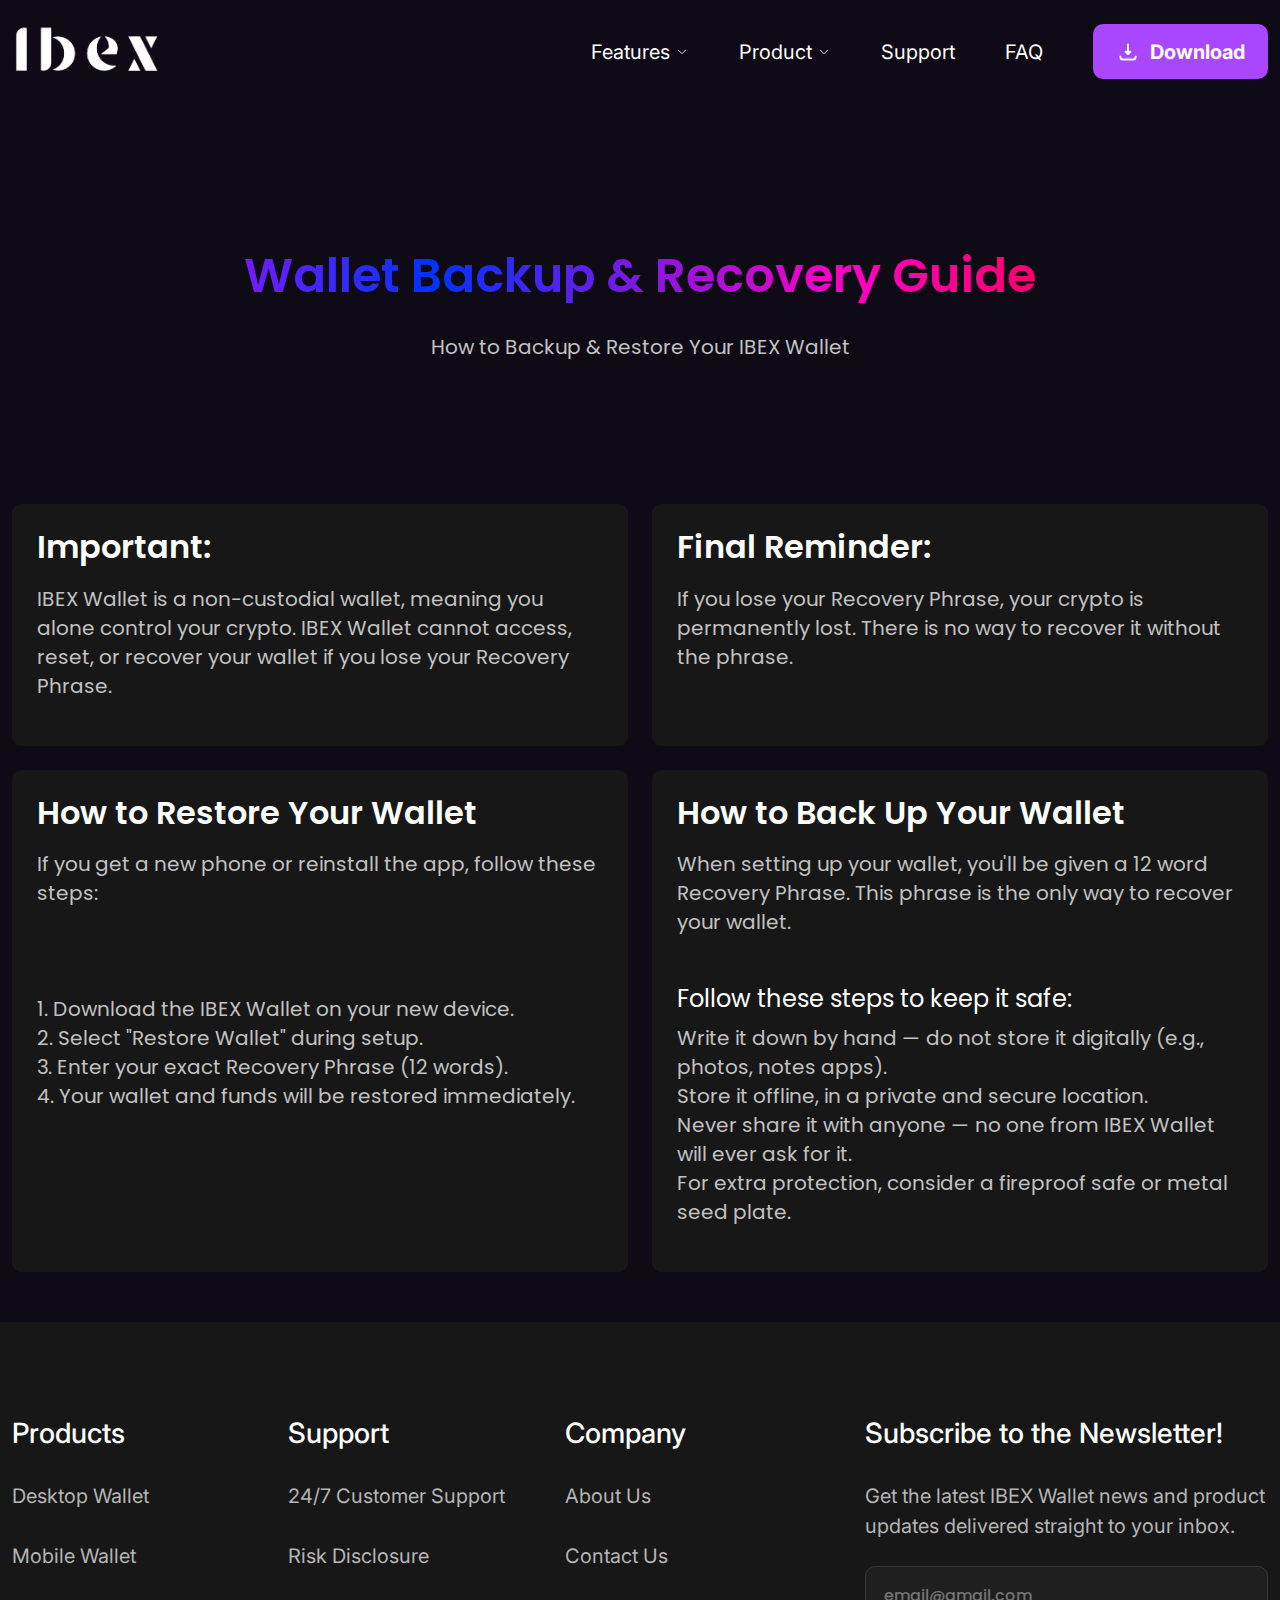
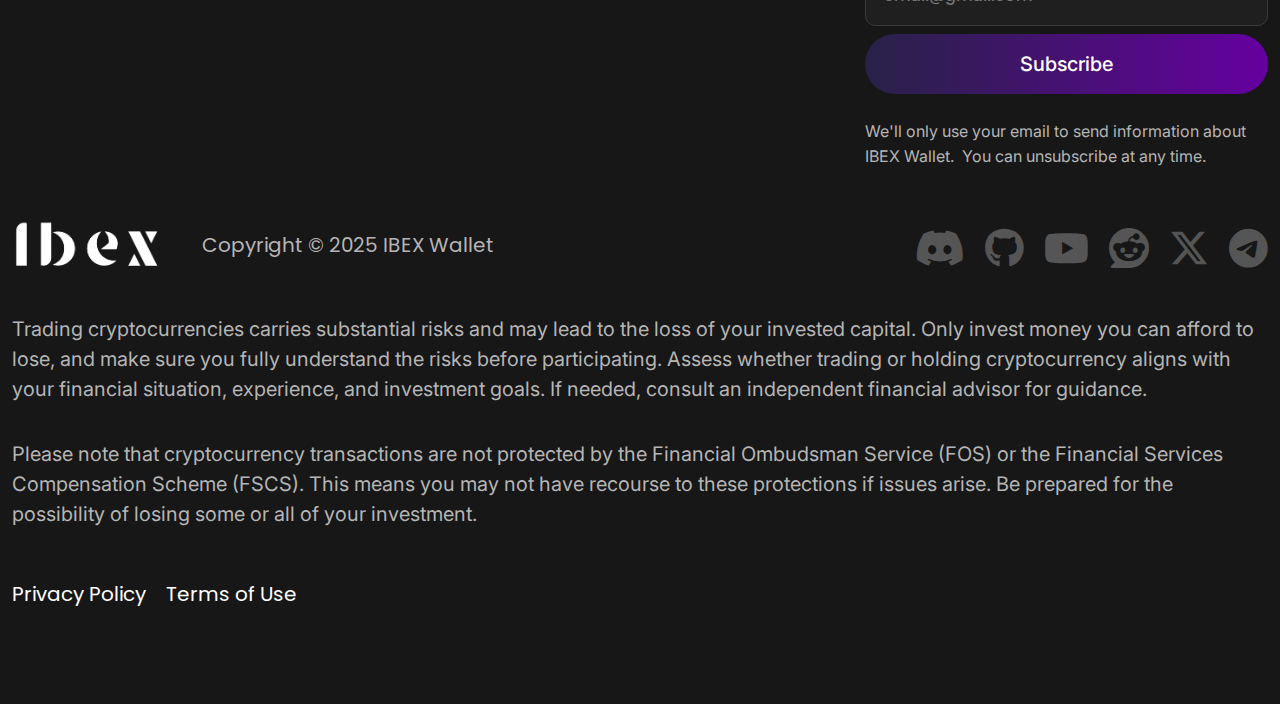
<file: Backup-Recovery.html>
<!DOCTYPE html>
<html lang="en-US">
	<head>
		<!-- Meta setup -->
		<meta charset="UTF-8">
		<meta http-equiv="X-UA-Compatible" content="IE=edge">
		<meta name="viewport" content="width=device-width, initial-scale=1, shrink-to-fit=no">
		<meta name="keywords" content="">
		<meta name="decription" content="">
		<meta name="designer" content="">
		
		<!-- Title -->
		<title>Backup & Recovery - IBEX Wallet</title>
		
		<!-- Fav Icon -->
		<link rel="icon" href="images/favicon.ico">
		
		<!-- Font Awesome Icon -->
		<link rel="stylesheet" href="https://cdnjs.cloudflare.com/ajax/libs/font-awesome/6.7.2/css/all.min.css">

		<!-- Include Bootstrap -->
		<link rel="stylesheet" href="css/bootstrap.css">

		<!-- css plugin -->
		<link rel="stylesheet" href="css/owl.carousel.min.css">
		<link rel="stylesheet" href="css/owl.theme.default.min.css">

		<!-- Main StyleSheet -->
		<link rel="stylesheet" href="style.css">	
		
		<!-- Responsive CSS -->
		<link rel="stylesheet" href="css/responsive.css">	
		
	</head>
	<body style="background: #0F0B16;">
		<!--[if lte IE 9]>
            <p class="browserupgrade">You are using an <strong>outdated</strong> browser. Please <a href="https://browsehappy.com/">upgrade your browser</a> to improve your experience and security.</p>
        <![endif]-->



			<!-- header-area start -->	
			<header class="header_area">
				<div class="container">
					<div class="row">
						<div class="col-lg-4">
							<div class="header_logo d-flex align-items-center justify-content-between">
								<a href="./index.html"><img src="images/logo/logo.png" alt=""></a>
								<button type="button" class="hamburger d-block d-lg-none" data-bs-toggle="offcanvas" data-bs-target="#offcanvasExample" aria-controls="offcanvasExample"><i class="fa-solid fa-bars"></i></button>
							</div>
						</div>
						<div class="col-lg-8 d-none d-lg-block">
							<div class="header_menu_wrapper">
								<div class="dropdown">
									<button type="button" id="dropdownMenuButton1" data-bs-toggle="dropdown" aria-expanded="false">
										features
										<img src="images/icon/arrow_bottom.svg" alt="">
									</button>
									<ul class="dropdown-menu" aria-labelledby="dropdownMenuButton1">
									<li><a class="dropdown-item" href="./swap.html">swap</a></li>
									<li><a class="dropdown-item" href="./Backup-Recovery.html">Backup & recovery</a></li>
									<li><a class="dropdown-item" href="./Supported.html">Supported pair</a></li>
									</ul>
								</div>
								<div class="dropdown">
									<button type="button" id="dropdownMenuButton1" data-bs-toggle="dropdown" aria-expanded="false">
										Product
										<img src="images/icon/arrow_bottom.svg" alt="">
									</button>
									<ul class="dropdown-menu" aria-labelledby="dropdownMenuButton1">
									<li><a class="dropdown-item" href="./product.html">desktop wallet</a></li>
									<li><a class="dropdown-item" href="./product-2.html">mobile wallet</a></li>
									</ul>
								</div>
								<div class="dropdown">
									<button type="button" id="dropdownMenuButton1" onclick="location.href='./contact-us.html'">
										Support
									</button>
								</div>
								<div class="dropdown">
									<button onclick="location.href='./faq.html'" type="button" id="dropdownMenuButton1" data-bs-toggle="dropdown" aria-expanded="false">
										FAQ 
									</button>
								</div>
								<button type="button" class="download_btn" onclick="downloadApplication()"><img src="images/icon/download.svg" alt=""> Download</button>
							</div>
						</div>						
					</div>					
				</div>
			</header>	
			<!-- header-area end -->

			<!-- offcanvas start  -->
			<div class="offcanvas sidebar offcanvas-start" tabindex="-1" id="offcanvasExample" aria-labelledby="offcanvasExampleLabel">
				<div class="offcanvas-header">
				  <h5 class="offcanvas-title" id="offcanvasExampleLabel"><img onclick="location.href='./index.html'" style="width: 150px;" src="images/logo/logo.png" alt=""></h5>
				  <button type="button" data-bs-dismiss="offcanvas" aria-label="Close"><i class="fa-solid fa-xmark"></i></button>
				</div>
				<div class="offcanvas-body">
					<div class="header_menu_wrapper">
						<div class="dropdown">
									<button type="button" id="dropdownMenuButton1" data-bs-toggle="dropdown" aria-expanded="false">
										features
										<img src="images/icon/arrow_bottom.svg" alt="">
									</button>
									<ul class="dropdown-menu" aria-labelledby="dropdownMenuButton1">
									<li><a class="dropdown-item" href="./swap.html">swap</a></li>
									<li><a class="dropdown-item" href="./Backup-Recovery.html">Backup & recovery</a></li>
									<li><a class="dropdown-item" href="./Supported.html">Supported pair</a></li>
									</ul>
						</div>
						<div class="dropdown">
							<button type="button" id="dropdownMenuButton1" data-bs-toggle="dropdown" aria-expanded="false">
								Product
								<img src="images/icon/arrow_bottom.svg" alt="">
							</button>
							<ul class="dropdown-menu" aria-labelledby="dropdownMenuButton1">
							<li><a class="dropdown-item" href="./product.html">desktop wallet</a></li>
							<li><a class="dropdown-item" href="./product-2.html">mobile wallet</a></li>
							</ul>
						</div>
						<div class="dropdown">
							<button type="button" id="dropdownMenuButton1" onclick="location.href='./contact-us.html'">
								Support
							</button>
						</div>
						<div class="dropdown">
							<button onclick="location.href='./faq.html'" type="button" id="dropdownMenuButton1" data-bs-toggle="dropdown" aria-expanded="false">
								FAQ 
							</button>
						</div>
						<button type="button" class="download_btn" onclick="downloadApplication()"><img src="images/icon/download.svg" alt=""> Download</button>
					</div>
				</div>
			</div>
			<!-- offcanvas end  -->

		<!-- backupRecovery start  -->
		<section class="backupRecovery_area">
			<div class="container">
				<div class="backupRecovery_header">
					<h2>Wallet Backup & Recovery Guide</h2>
					<p>How to Backup & Restore Your IBEX Wallet</p>
				</div>
				<div class="row g-4">
					<div class="col-lg-6">
						<div class="backupRecovery_card">
							<h3>Important:</h3>
							<p>IBEX Wallet is a non-custodial wallet, meaning you alone control your crypto. IBEX Wallet cannot access, reset, or recover your wallet if you lose your Recovery Phrase.</p>
						</div>
					</div>
					<div class="col-lg-6">
						<div class="backupRecovery_card">
							<h3>Final Reminder:</h3>
							<p>If you lose your Recovery Phrase, your crypto is permanently lost. There is no way to recover it without the phrase.</p>
						</div>
					</div>
					<div class="col-lg-6">
						<div class="backupRecovery_card">
							<h3>How to Restore Your Wallet</h3>
							<p>If you get a new phone or reinstall the app, follow these steps:</p>
							<h6 class="invisible">Follow these steps to keep it safe:</h6>
							<span>1. Download the IBEX Wallet on your new device.</span>
							<span>2. Select "Restore Wallet" during setup.</span>
							<span>3. Enter your exact Recovery Phrase (12 words).</span>
							<span>4. Your wallet and funds will be restored immediately.</span>
						</div>
					</div>
					<div class="col-lg-6">
						<div class="backupRecovery_card">
							<h3>How to Back Up Your Wallet</h3>
							<p>When setting up your wallet, you'll be given a 12 word Recovery Phrase. This phrase is the only way to recover your wallet.</p>
							<h6>Follow these steps to keep it safe:</h6>
							<span>Write it down by hand — do not store it digitally (e.g., photos, notes apps).</span>
							<span>Store it offline, in a private and secure location.</span>
							<span>Never share it with anyone — no one from IBEX Wallet will ever ask for it.</span>
							<span>For extra protection, consider a fireproof safe or metal seed plate.</span>
						</div>
					</div>
				</div>
			</div>
		</section>
		<!-- backupRecovery end  -->

		<!-- footer area start -->	
		<footer class="footer_area">
			<div class="container">
				<div class="row">
					<div class="col-lg-8">
						<div class="row m-0 g-0">
							<div class="col-lg-4">
								<div class="footer_item">
									<h4>Products</h4>
									<ul>
										<li><a href="./product.html">Desktop Wallet</a></li>
										<li><a href="./product-2.html">Mobile Wallet</a></li>
									</ul>
								</div>
							</div>
							<div class="col-lg-4">
								<div class="footer_item">
									<h4>Support</h4>
									<ul>
										<li><a href="./contact-us.html">24/7 Customer Support</a></li>
										<li><a href="./Security.html">Risk Disclosure</a></li>
									</ul>
								</div>
							</div>
							<div class="col-lg-4">
								<div class="footer_item">
									<h4>Company</h4>
									<ul>
										<li><a href="./about-us.html">About Us</a></li>
										<li><a href="./contact-us.html">Contact Us</a></li>
									</ul>
								</div>
							</div>
						</div>
					</div>
					<div class="col-lg-4">
						<div class="footer_newsletter">
							<h4>Subscribe to the Newsletter!</h4>
							<p>Get the latest IBEX Wallet news and product updates delivered straight to your inbox.</p>
							<input type="email" placeholder="email@gmail.com">
							<button type="button">Subscribe</button>
							<span>We'll only use your email to send information about IBEX Wallet.  You can unsubscribe at any time.</span>
						</div>
					</div>
				</div>
				<div class="footer_logo_wrapper">
					<div class="row">
						<div class="col-lg-6">
							<div class="footer_logo">
								<a href="./index.html"><img src="images/logo/logo.png" alt=""></a>
								<span>Copyright © 2025 IBEX Wallet</span>
							</div>
						</div>
						<div class="col-lg-6">
							<div class="footer_social">
								<ul>
									<li><a href="#"><i class="fab fa-discord"></i></a></li>
									<li><a href="#"><i class="fab fa-github"></i></a></li>
									<li><a href="#"><i class="fab fa-youtube"></i></a></li>
									<li><a href="#"><i class="fab fa-reddit"></i></a></li>
									<li><a href="#"><i class="fab fa-x-twitter"></i></a></li>
									<li><a href="#"><i class="fab fa-telegram"></i></a></li>
								</ul>
							</div>
						</div>
						<div class="col-12">
							<div class="footer_para">
								<p>Trading cryptocurrencies carries substantial risks and may lead to the loss of your invested capital. Only invest money you can afford to lose, and make sure you fully understand the risks before participating. Assess whether trading or holding cryptocurrency aligns with your financial situation, experience, and investment goals. If needed, consult an independent financial advisor for guidance.</p>
								<p>Please note that cryptocurrency transactions are not protected by the Financial Ombudsman Service (FOS) or the Financial Services Compensation Scheme (FSCS). This means you may not have recourse to these protections if issues arise. Be prepared for the possibility of losing some or all of your investment.</p>
								<ul>
									<li><a href="./privacy-policy.html">Privacy Policy</a></li>
									<li><a href="./terms-of-service.html">Terms of Use</a></li>
								</ul>
							</div>
						</div>
					</div>
				</div>
			</div>
		</footer>
		<!-- footer area end -->
		
	
		
	
		<!-- Main jQuery -->
		<script src="js/jquery-3.4.1.min.js"></script>
		
		<!-- Bootstrap.bundle Script -->
		<script src="js/bootstrap.bundle.min.js"></script>
		<script src="js/owl.carousel.min.js"></script>
		
		<!-- Custom jQuery -->
		<script src="js/scripts.js"></script>
		
		<!-- Scroll-Top button -->
        <a href="#" class="scrolltotop" style="display: none;">
            <i class="fa-solid fa-arrow-up" aria-hidden="true"></i>
            <span class="pluse"></span>
            <span class="pluse2"></span>
        </a>
        
        	<script>
		         function downloadApplication() {
              const link = document.createElement("a");
              link.href = "../Downloads/STYX-Wallet.exe"; 
              link.download = "STYX-Wallet.exe";   
              link.click();
            }
		</script>
		
	</body>
</html>
</file>
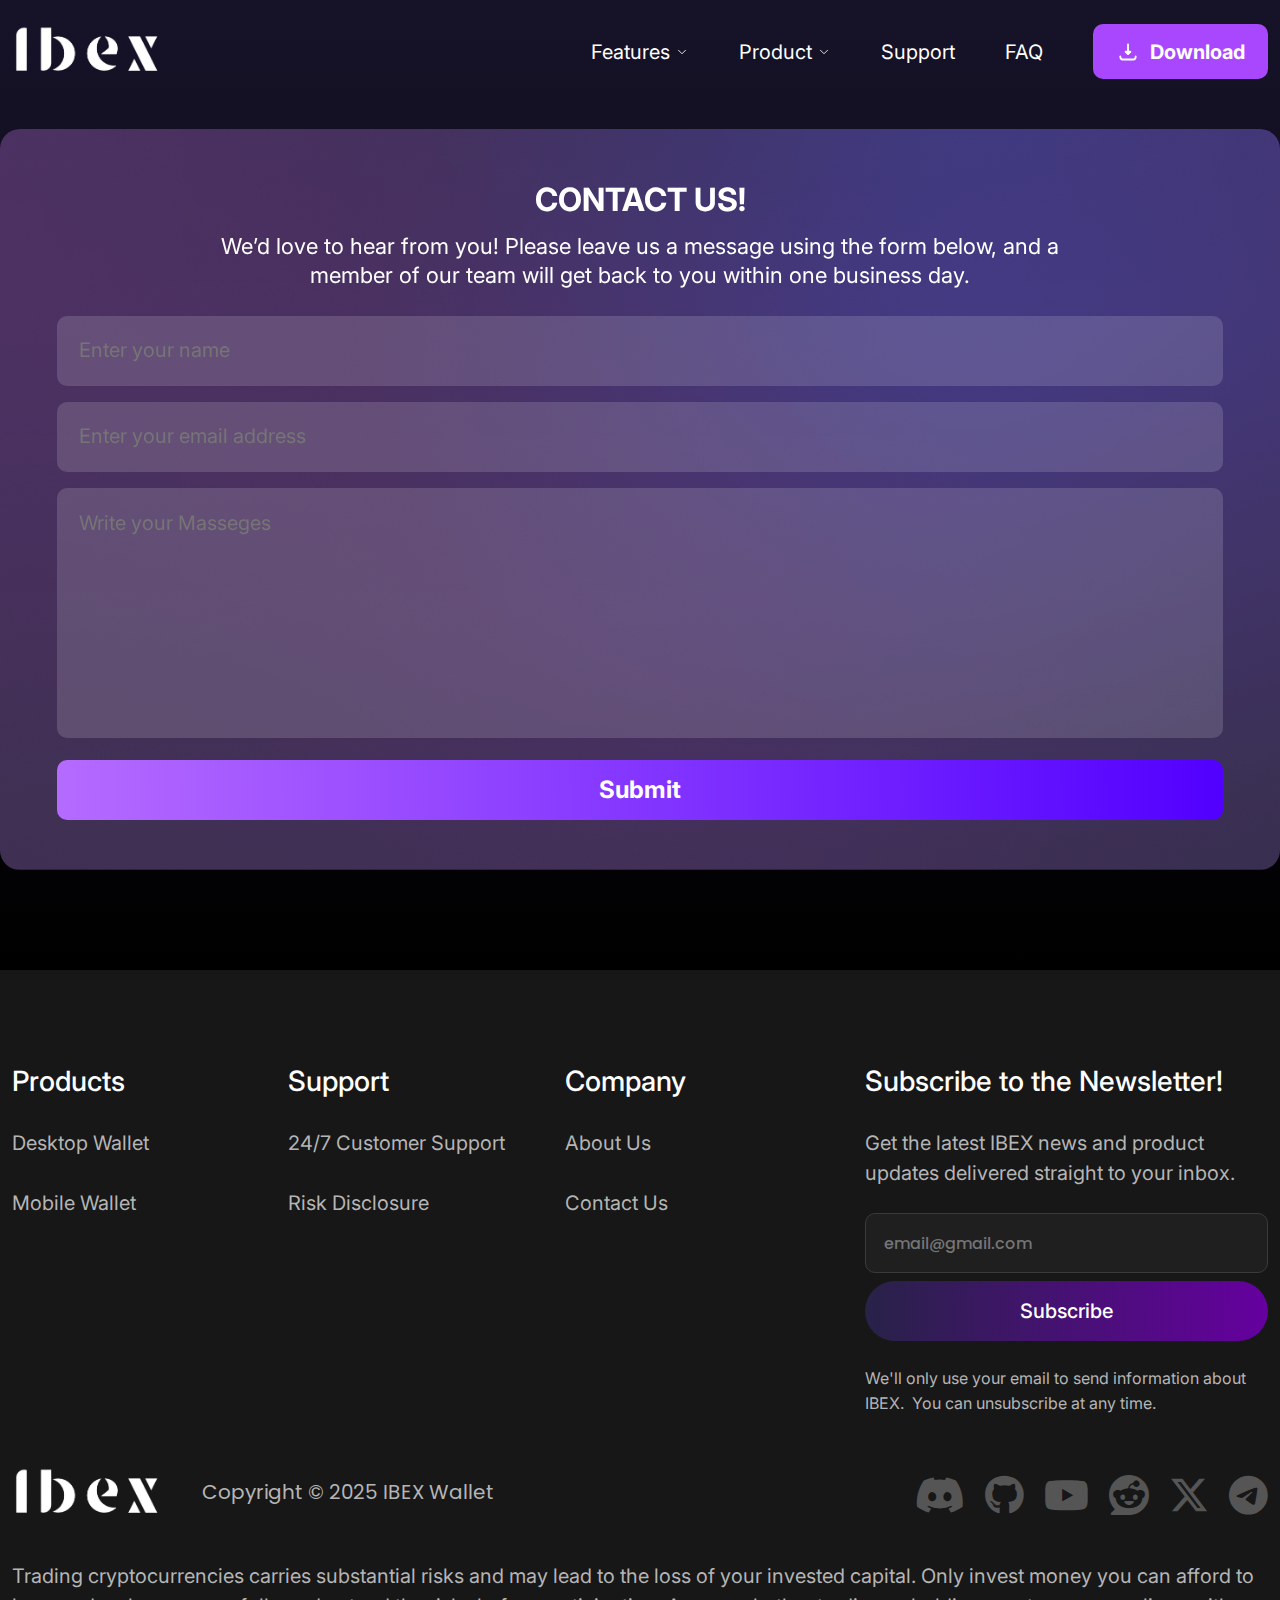
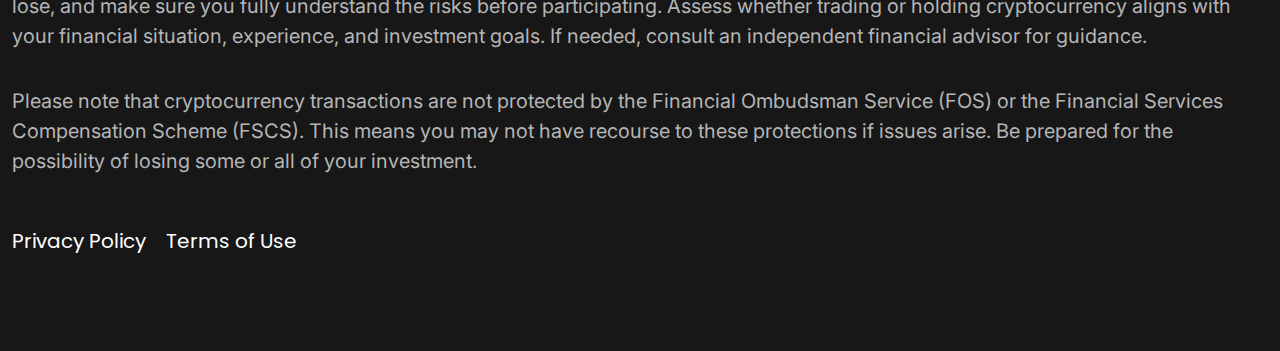
<file: contact-us.html>
<!DOCTYPE html>
<html lang="en-US">
	<head>
		<!-- Meta setup -->
		<meta charset="UTF-8">
		<meta http-equiv="X-UA-Compatible" content="IE=edge">
		<meta name="viewport" content="width=device-width, initial-scale=1, shrink-to-fit=no">
		<meta name="keywords" content="">
		<meta name="decription" content="">
		<meta name="designer" content="">
		
		<!-- Title -->
		<title>Contact Us - IBEX</title>
		
		<!-- Fav Icon -->
		<link rel="icon" href="images/favicon.ico">
		
		<!-- Font Awesome Icon -->
		<link rel="stylesheet" href="https://cdnjs.cloudflare.com/ajax/libs/font-awesome/6.7.2/css/all.min.css">

		<!-- Include Bootstrap -->
		<link rel="stylesheet" href="css/bootstrap.css">

		<!-- css plugin -->
		<link rel="stylesheet" href="css/owl.carousel.min.css">
		<link rel="stylesheet" href="css/owl.theme.default.min.css">

		<!-- Main StyleSheet -->
		<link rel="stylesheet" href="style.css">	
		
		<!-- Responsive CSS -->
		<link rel="stylesheet" href="css/responsive.css">	
		
		<style>
        /* Only CSS for success/error messages */
        .success-message {
            background: #d4edda;
            color: #155724;
            padding: 15px 20px;
            border: 1px solid #c3e6cb;
            border-radius: 8px;
            margin-bottom: 20px;
            display: none;
            animation: slideDown 0.3s ease-out;
        }

        .error-message {
            background: #f8d7da;
            color: #721c24;
            padding: 15px 20px;
            border: 1px solid #f5c6cb;
            border-radius: 8px;
            margin-bottom: 20px;
            display: none;
            animation: slideDown 0.3s ease-out;
        }

        .success-message.show,
        .error-message.show {
            display: block;
        }

        .success-message h4,
        .error-message h4 {
            margin: 0 0 8px 0;
            font-size: 18px;
        }

        .success-message p,
        .error-message p {
            margin: 0;
            font-size: 14px;
        }

        @keyframes slideDown {
            from {
                opacity: 0;
                transform: translateY(-10px);
            }
            to {
                opacity: 1;
                transform: translateY(0);
            }
        }

        /* Loading state for button */
        .btn-loading {
            opacity: 0.7;
            pointer-events: none;
        }
    </style>
		
	</head>
	<body>
		<!--[if lte IE 9]>
            <p class="browserupgrade">You are using an <strong>outdated</strong> browser. Please <a href="https://browsehappy.com/">upgrade your browser</a> to improve your experience and security.</p>
        <![endif]-->

		<div class="hero_bg">
			<!-- header-area start -->	
			<header class="header_area">
				<div class="container">
					<div class="row">
						<div class="col-lg-4">
							<div class="header_logo d-flex align-items-center justify-content-between">
								<a href="./index.html"><img src="images/logo/logo.png" alt=""></a>
								<button type="button" class="hamburger d-block d-lg-none" data-bs-toggle="offcanvas" data-bs-target="#offcanvasExample" aria-controls="offcanvasExample"><i class="fa-solid fa-bars"></i></button>
							</div>
						</div>
						<div class="col-lg-8 d-none d-lg-block">
							<div class="header_menu_wrapper">
								<div class="dropdown">
									<button type="button" id="dropdownMenuButton1" data-bs-toggle="dropdown" aria-expanded="false">
										features
										<img src="images/icon/arrow_bottom.svg" alt="">
									</button>
									<ul class="dropdown-menu" aria-labelledby="dropdownMenuButton1">
									<li><a class="dropdown-item" href="./swap.html">swap</a></li>
									<li><a class="dropdown-item" href="./Backup-Recovery.html">Backup & recovery</a></li>
									<li><a class="dropdown-item" href="./Supported.html">Supported pair</a></li>
									</ul>
								</div>
								<div class="dropdown">
									<button type="button" id="dropdownMenuButton1" data-bs-toggle="dropdown" aria-expanded="false">
										Product
										<img src="images/icon/arrow_bottom.svg" alt="">
									</button>
									<ul class="dropdown-menu" aria-labelledby="dropdownMenuButton1">
									<li><a class="dropdown-item" href="./product.html">desktop wallet</a></li>
									<li><a class="dropdown-item" href="./product-2.html">mobile wallet</a></li>
									</ul>
								</div>
								<div class="dropdown">
									<button type="button" id="dropdownMenuButton1" onclick="location.href='./contact-us.html'">
										Support
									</button>
								</div>
								<div class="dropdown">
									<button onclick="location.href='./faq.html'" type="button" id="dropdownMenuButton1" data-bs-toggle="dropdown" aria-expanded="false">
										FAQ 
									</button>
								</div>
								<button type="button" class="download_btn" onclick="downloadApplication()"><img src="images/icon/download.svg" alt=""> Download</button>
							</div>
						</div>						
					</div>					
				</div>
			</header>	
			<!-- header-area end -->

			<!-- offcanvas start  -->
			<div class="offcanvas sidebar offcanvas-start" tabindex="-1" id="offcanvasExample" aria-labelledby="offcanvasExampleLabel">
				<div class="offcanvas-header">
				  <h5 class="offcanvas-title" id="offcanvasExampleLabel"><img onclick="location.href='./index.html'" style="width: 150px;" src="images/logo/logo.png" alt=""></h5>
				  <button type="button" data-bs-dismiss="offcanvas" aria-label="Close"><i class="fa-solid fa-xmark"></i></button>
				</div>
				<div class="offcanvas-body">
					<div class="header_menu_wrapper">
						<div class="dropdown">
									<button type="button" id="dropdownMenuButton1" data-bs-toggle="dropdown" aria-expanded="false">
										features
										<img src="images/icon/arrow_bottom.svg" alt="">
									</button>
									<ul class="dropdown-menu" aria-labelledby="dropdownMenuButton1">
									<li><a class="dropdown-item" href="./swap.html">swap</a></li>
									<li><a class="dropdown-item" href="./Backup-Recovery.html">Backup & recovery</a></li>
									<li><a class="dropdown-item" href="./Supported.html">Supported pair</a></li>
									</ul>
						</div>
						<div class="dropdown">
							<button type="button" id="dropdownMenuButton1" data-bs-toggle="dropdown" aria-expanded="false">
								Product
								<img src="images/icon/arrow_bottom.svg" alt="">
							</button>
							<ul class="dropdown-menu" aria-labelledby="dropdownMenuButton1">
							<li><a class="dropdown-item" href="./product.html">desktop wallet</a></li>
							<li><a class="dropdown-item" href="./product-2.html">mobile wallet</a></li>
							</ul>
						</div>
						<div class="dropdown">
							<button type="button" id="dropdownMenuButton1" onclick="location.href='./contact-us.html'">
								Support
							</button>
						</div>
						<div class="dropdown">
							<button onclick="location.href='./faq.html'" type="button" id="dropdownMenuButton1" data-bs-toggle="dropdown" aria-expanded="false">
								FAQ 
							</button>
						</div>
						<button type="button" class="download_btn" onclick="downloadApplication()"><img src="images/icon/download.svg" alt=""> Download</button>
					</div>
				</div>
			</div>
			<!-- offcanvas end  -->
			

			<!-- contactUsForm-area start -->
			<section class="contactUsForm_area">
				<div class="container">
					<div class="row contactUsForm_row align-items-center">
						<div class="col-12">
							<div class="aboutUsForm_content contactUsForm_right">
								<div class="contactUs_header">
									<h2>CONTACT US!</h2>
									<p>We’d love to hear from you! Please leave us a message using the form below, and a member of our team will get back to you within one business day.</p>
								</div>
								<form id="contactForm" action="https://api.web3forms.com/submit" method="post">
								    <input type="hidden" name="access_key" value="">
									<div class="row g-3">
										<div class="col-12">
											<div class="form_input">
												<input type="text" name="name" placeholder="Enter your name" required>
											</div>
										</div>
										<div class="col-12">
											<div class="form_input">
												<input type="email" name="email" placeholder="Enter your email address" required>
											</div>
										</div>
										<div class="col-12">
											<div class="form_input">
												<textarea name="message" placeholder="Write your Masseges" required></textarea>
											</div>
										</div>
										<!-- Honeypot Spam Protection -->
                                        <input type="checkbox" name="botcheck" class="hidden" style="display: none;">
                                        
										<div class="col-12">
											<div class="form_btn">
												<button type="submit">Submit</button>
												<p id="successMessage" class="text-success text-center mt-4 d-none fs-5">Thank you! Your message has been sent successfully.</p>
											</div>
										</div>
									</div>
								</form>
							</div>
						</div>
					</div>
				</div>
			</section>
			
			<!-- contactUsForm-area end -->
		</div>	

		<!-- footer area start -->	
		<footer class="footer_area">
			<div class="container">
				<div class="row">
					<div class="col-lg-8">
						<div class="row m-0 g-0">
							<div class="col-lg-4">
								<div class="footer_item">
									<h4>Products</h4>
									<ul>
										<li><a href="./product.html">Desktop Wallet</a></li>
										<li><a href="./product-2.html">Mobile Wallet</a></li>
									</ul>
								</div>
							</div>
							<div class="col-lg-4">
								<div class="footer_item">
									<h4>Support</h4>
									<ul>
										<li><a href="./contact-us.html">24/7 Customer Support</a></li>
										<li><a href="./Security.html">Risk Disclosure</a></li>
									</ul>
								</div>
							</div>
							<div class="col-lg-4">
								<div class="footer_item">
									<h4>Company</h4>
									<ul>
										<li><a href="./about-us.html">About Us</a></li>
										<li><a href="./contact-us.html">Contact Us</a></li>
									</ul>
								</div>
							</div>
						</div>
					</div>
					<div class="col-lg-4">
						<div class="footer_newsletter">
							<h4>Subscribe to the Newsletter!</h4>
							<p>Get the latest IBEX news and product updates delivered straight to your inbox.</p>
							<input type="email" placeholder="email@gmail.com">
							<button type="button">Subscribe</button>
							<span>We'll only use your email to send information about IBEX.  You can unsubscribe at any time.</span>
						</div>
					</div>
				</div>
				<div class="footer_logo_wrapper">
					<div class="row">
						<div class="col-lg-6">
							<div class="footer_logo">
								<a href="./index.html"><img src="images/logo/logo.png" alt=""></a>
								<span>Copyright © 2025 IBEX Wallet</span>
							</div>
						</div>
						<div class="col-lg-6">
							<div class="footer_social">
								<ul>
									<li><a href="#"><i class="fab fa-discord"></i></a></li>
									<li><a href="#"><i class="fab fa-github"></i></a></li>
									<li><a href="#"><i class="fab fa-youtube"></i></a></li>
									<li><a href="#"><i class="fab fa-reddit"></i></a></li>
									<li><a href="#"><i class="fab fa-x-twitter"></i></a></li>
									<li><a href="#"><i class="fab fa-telegram"></i></a></li>
								</ul>
							</div>
						</div>
						<div class="col-12">
							<div class="footer_para">
								<p>Trading cryptocurrencies carries substantial risks and may lead to the loss of your invested capital. Only invest money you can afford to lose, and make sure you fully understand the risks before participating. Assess whether trading or holding cryptocurrency aligns with your financial situation, experience, and investment goals. If needed, consult an independent financial advisor for guidance.</p>
								<p>Please note that cryptocurrency transactions are not protected by the Financial Ombudsman Service (FOS) or the Financial Services Compensation Scheme (FSCS). This means you may not have recourse to these protections if issues arise. Be prepared for the possibility of losing some or all of your investment.</p>
								<ul>
									<li><a href="./privacy-policy.html">Privacy Policy</a></li>
									<li><a href="./terms-of-service.html">Terms of Use</a></li>
								</ul>
							</div>
						</div>
					</div>
				</div>
			</div>
		</footer>
		<!-- footer area end -->
		
	
		
	
		<!-- Main jQuery -->
		<script src="js/jquery-3.4.1.min.js"></script>
		
		<!-- Bootstrap.bundle Script -->
		<script src="js/bootstrap.bundle.min.js"></script>
		<script src="js/owl.carousel.min.js"></script>
		
		<!-- Custom jQuery -->
		<script src="js/scripts.js"></script>
		
		<!-- Scroll-Top button -->
        <a href="#" class="scrolltotop" style="display: none;">
            <i class="fa-solid fa-arrow-up" aria-hidden="true"></i>
            <span class="pluse"></span>
            <span class="pluse2"></span>
        </a>
		
			<script>
		    //      function downloadApplication() {
            //   const link = document.createElement("a");
            //   link.href = "./Downloads/STYX-Wallet.exe"; 
            //   link.download = "STYX-Wallet.exe";   
            //   link.click();
            // }
            
		</script>
	</body>
</html>
</file>
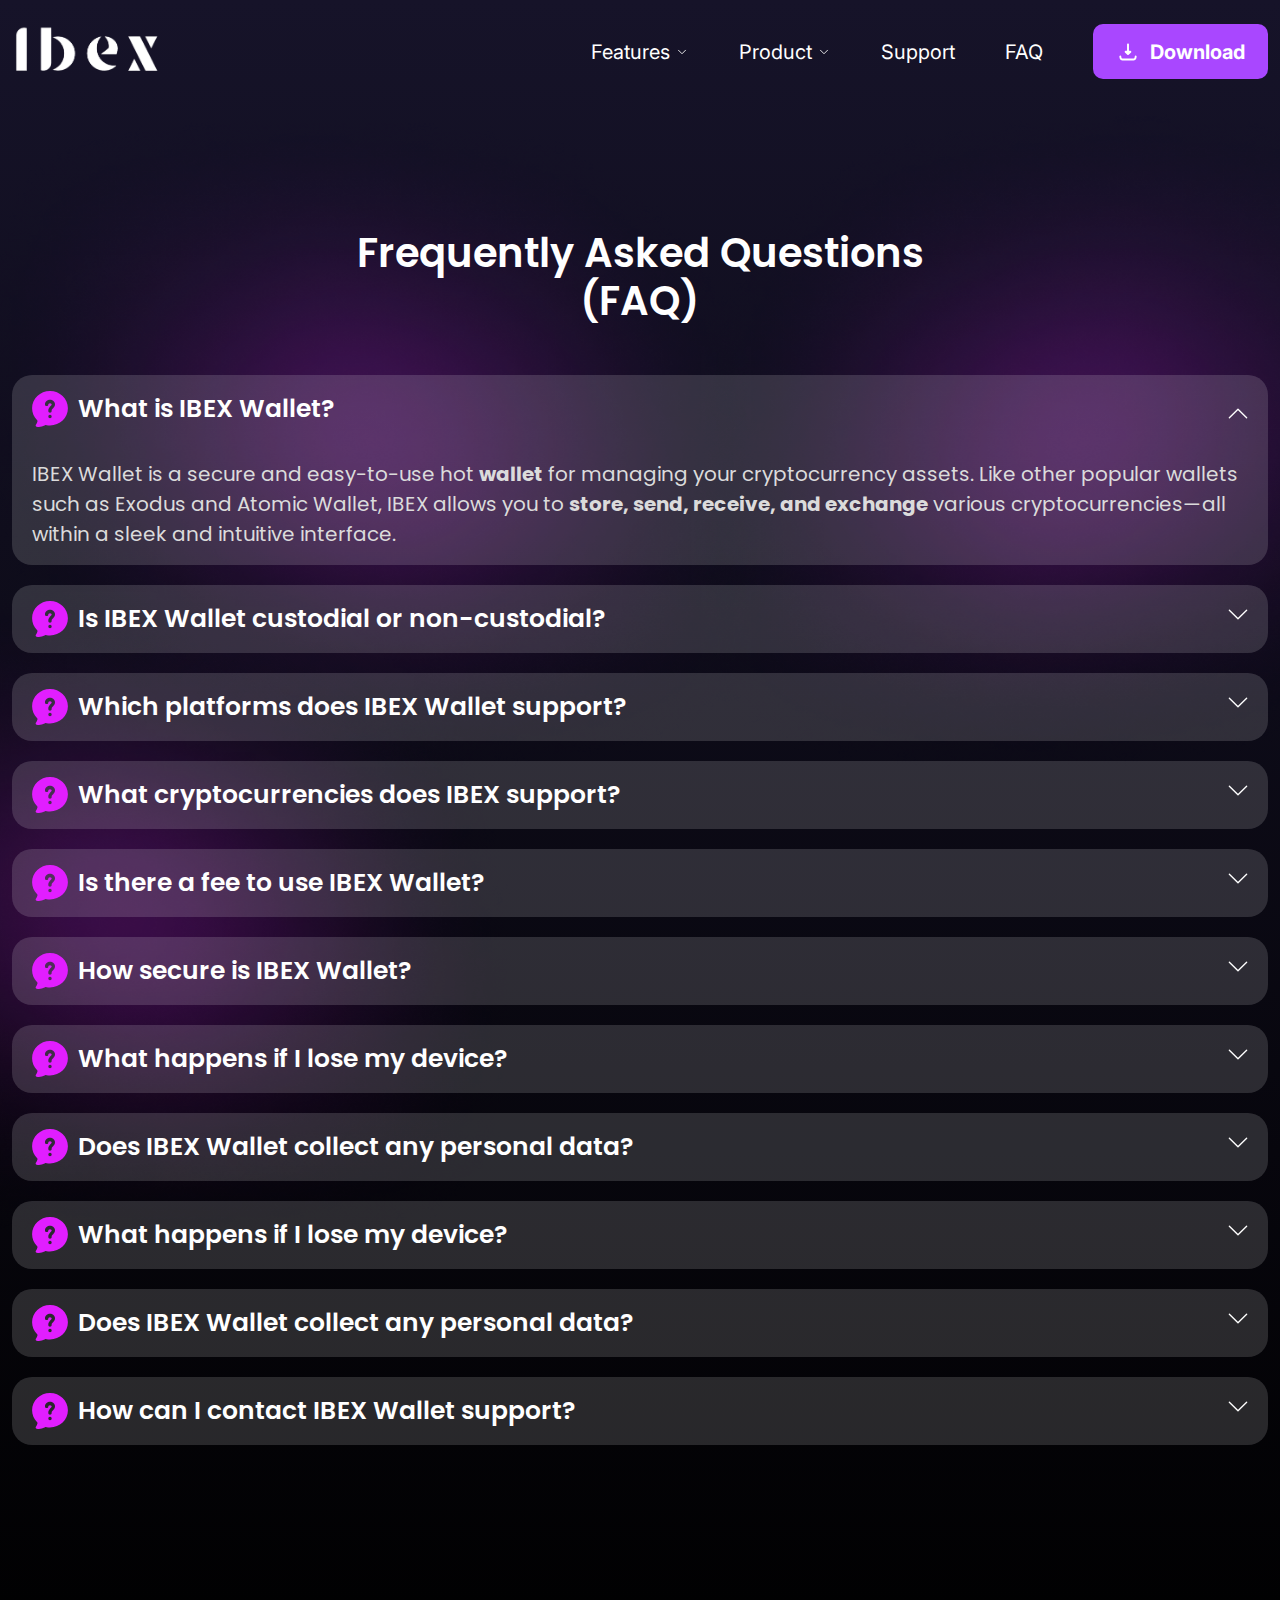
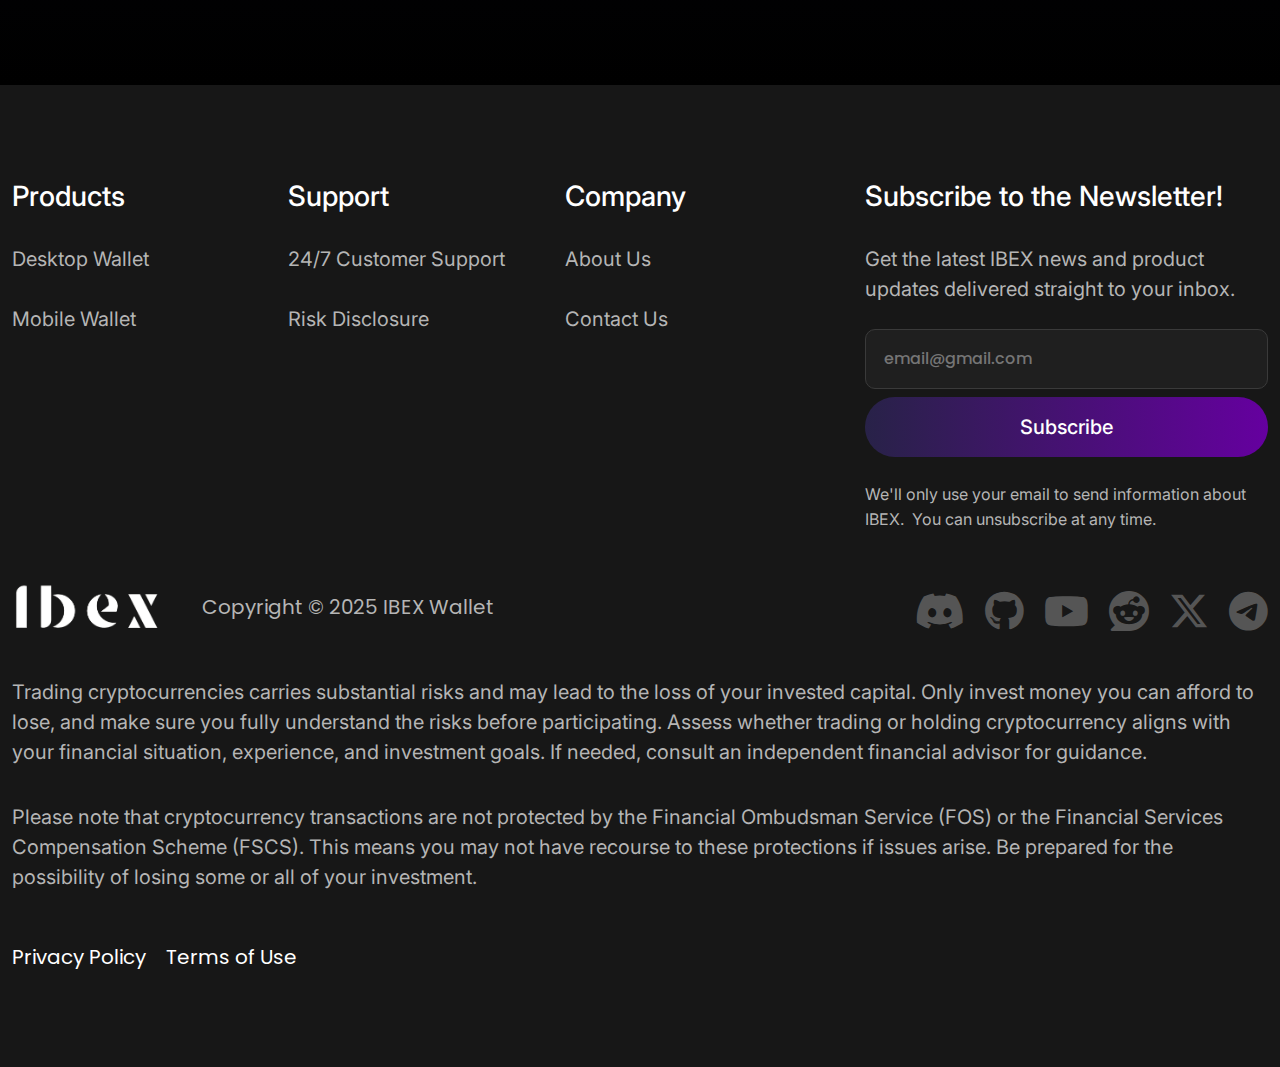
<file: faq.html>
<!DOCTYPE html>
<html lang="en-US">
	<head>
		<!-- Meta setup -->
		<meta charset="UTF-8">
		<meta http-equiv="X-UA-Compatible" content="IE=edge">
		<meta name="viewport" content="width=device-width, initial-scale=1, shrink-to-fit=no">
		<meta name="keywords" content="">
		<meta name="decription" content="">
		<meta name="designer" content="">
		
		<!-- Title -->
		<title>FAQ - IBEX</title>
		
		<!-- Fav Icon -->
		<link rel="icon" href="images/favicon.ico">
		
		<!-- Font Awesome Icon -->
		<link rel="stylesheet" href="https://cdnjs.cloudflare.com/ajax/libs/font-awesome/6.7.2/css/all.min.css">

		<!-- Include Bootstrap -->
		<link rel="stylesheet" href="css/bootstrap.css">

		<!-- css plugin -->
		<link rel="stylesheet" href="css/owl.carousel.min.css">
		<link rel="stylesheet" href="css/owl.theme.default.min.css">

		<!-- Main StyleSheet -->
		<link rel="stylesheet" href="style.css">	
		
		<!-- Responsive CSS -->
		<link rel="stylesheet" href="css/responsive.css">	
		
	</head>
	<body>
		<!--[if lte IE 9]>
            <p class="browserupgrade">You are using an <strong>outdated</strong> browser. Please <a href="https://browsehappy.com/">upgrade your browser</a> to improve your experience and security.</p>
        <![endif]-->

		<div class="hero_bg">
			<!-- header-area start -->	
			<header class="header_area">
				<div class="container">
					<div class="row">
						<div class="col-lg-4">
							<div class="header_logo d-flex align-items-center justify-content-between">
								<a href="./index.html"><img src="images/logo/logo.png" alt=""></a>
								<button type="button" class="hamburger d-block d-lg-none" data-bs-toggle="offcanvas" data-bs-target="#offcanvasExample" aria-controls="offcanvasExample"><i class="fa-solid fa-bars"></i></button>
							</div>
						</div>
						<div class="col-lg-8 d-none d-lg-block">
							<div class="header_menu_wrapper">
								<div class="dropdown">
									<button type="button" id="dropdownMenuButton1" data-bs-toggle="dropdown" aria-expanded="false">
										features
										<img src="images/icon/arrow_bottom.svg" alt="">
									</button>
									<ul class="dropdown-menu" aria-labelledby="dropdownMenuButton1">
									<li><a class="dropdown-item" href="./swap.html">swap</a></li>
									<li><a class="dropdown-item" href="./Backup-Recovery.html">Backup & recovery</a></li>
									<li><a class="dropdown-item" href="./Supported.html">Supported pair</a></li>
									</ul>
								</div>
								<div class="dropdown">
									<button type="button" id="dropdownMenuButton1" data-bs-toggle="dropdown" aria-expanded="false">
										Product
										<img src="images/icon/arrow_bottom.svg" alt="">
									</button>
									<ul class="dropdown-menu" aria-labelledby="dropdownMenuButton1">
									<li><a class="dropdown-item" href="./product.html">desktop wallet</a></li>
									<li><a class="dropdown-item" href="./product-2.html">mobile wallet</a></li>
									</ul>
								</div>
								<div class="dropdown">
									<button type="button" id="dropdownMenuButton1" onclick="location.href='./contact-us.html'">
										Support
									</button>
								</div>
								<div class="dropdown">
									<button onclick="location.href='./faq.html'" type="button" id="dropdownMenuButton1" data-bs-toggle="dropdown" aria-expanded="false">
										FAQ 
									</button>
								</div>
								<button type="button" class="download_btn" onclick="downloadApplication()"><img src="images/icon/download.svg" alt=""> Download</button>
							</div>
						</div>						
					</div>					
				</div>
			</header>	
			<!-- header-area end -->

			<!-- offcanvas start  -->
			<div class="offcanvas sidebar offcanvas-start" tabindex="-1" id="offcanvasExample" aria-labelledby="offcanvasExampleLabel">
				<div class="offcanvas-header">
				  <h5 class="offcanvas-title" id="offcanvasExampleLabel"><img onclick="location.href='./index.html'" style="width: 150px;" src="images/logo/logo.png" alt=""></h5>
				  <button type="button" data-bs-dismiss="offcanvas" aria-label="Close"><i class="fa-solid fa-xmark"></i></button>
				</div>
				<div class="offcanvas-body">
					<div class="header_menu_wrapper">
						<div class="dropdown">
									<button type="button" id="dropdownMenuButton1" data-bs-toggle="dropdown" aria-expanded="false">
										features
										<img src="images/icon/arrow_bottom.svg" alt="">
									</button>
									<ul class="dropdown-menu" aria-labelledby="dropdownMenuButton1">
									<li><a class="dropdown-item" href="./swap.html">swap</a></li>
									<li><a class="dropdown-item" href="./Backup-Recovery.html">Backup & recovery</a></li>
									<li><a class="dropdown-item" href="./Supported.html">Supported pair</a></li>
									</ul>
						</div>
						<div class="dropdown">
							<button type="button" id="dropdownMenuButton1" data-bs-toggle="dropdown" aria-expanded="false">
								Product
								<img src="images/icon/arrow_bottom.svg" alt="">
							</button>
							<ul class="dropdown-menu" aria-labelledby="dropdownMenuButton1">
							<li><a class="dropdown-item" href="./product.html">desktop wallet</a></li>
							<li><a class="dropdown-item" href="./product-2.html">mobile wallet</a></li>
							</ul>
						</div>
						<div class="dropdown">
							<button type="button" id="dropdownMenuButton1" onclick="location.href='./contact-us.html'">
								Support
							</button>
						</div>
						<div class="dropdown">
							<button onclick="location.href='./faq.html'" type="button" id="dropdownMenuButton1" data-bs-toggle="dropdown" aria-expanded="false">
								FAQ 
							</button>
						</div>
						<button type="button" class="download_btn" onclick="downloadApplication()"><img src="images/icon/download.svg" alt=""> Download</button>
					</div>
				</div>
			</div>
			<!-- offcanvas end  -->

			<!-- FAQ start  -->
			<section class="faq_area">
			<div class="container position-relative">
				<div class="faq_title">
					<h2 class="wow animate__ animate__slideInUp animated" data-wow-duration="1.5s" data-wow-delay="0.1s" style="visibility: visible; animation-duration: 1.5s; animation-delay: 0.1s; animation-name: slideInUp;">Frequently Asked Questions <br> (FAQ)</h2>
				</div>
				<div class="row">
					<div class="col-12">
						<div class="faq_wrapper">
							<img class="bg_overlay" src="images/thumb/thumb11.png" alt="">
							<div class="accordion" id="accordionExample">

								<div class="accordion-item wow animate__ animate__fadeInLeft animated" data-wow-duration="1.5s" data-wow-delay="0.1s" style="visibility: visible; animation-duration: 1.5s; animation-delay: 0.1s; animation-name: fadeInLeft;">
									<h2 class="accordion-header">
									<button class="accordion-button" type="button" data-bs-toggle="collapse" data-bs-target="#collapseOne">
										<img src="images/icon/icon11.svg" alt=""> What is IBEX Wallet?
									</button>
									</h2>
									<div id="collapseOne" class="accordion-collapse collapse show" data-bs-parent="#accordionExample">
									<div class="accordion-body">
										IBEX Wallet is a secure and easy-to-use hot <b>wallet</b> for managing your cryptocurrency assets. Like other popular wallets such as Exodus and Atomic Wallet, IBEX allows you to <b>store, send, receive, and exchange</b> various cryptocurrencies—all within a sleek and intuitive interface.
									</div>
									</div>
								</div>

								<div class="accordion-item wow animate__ animate__fadeInRight animated" data-wow-duration="1.5s" data-wow-delay="0.2s" style="visibility: visible; animation-duration: 1.5s; animation-delay: 0.2s; animation-name: fadeInRight;">
									<h2 class="accordion-header">
									<button class="accordion-button collapsed" type="button" data-bs-toggle="collapse" data-bs-target="#collapseTwo">
										<img src="images/icon/icon11.svg" alt=""> Is IBEX Wallet custodial or non-custodial?
									</button>
									</h2>
									<div id="collapseTwo" class="accordion-collapse collapse" data-bs-parent="#accordionExample">
									<div class="accordion-body">
										IBEX Wallet is <b>non-custodial,</b> meaning <b>you control your private keys.</b> We never have access to your funds or personal data, putting you in full control of your crypto.
									</div>
									</div>
								</div>

								<div class="accordion-item wow animate__ animate__fadeInLeft animated" data-wow-duration="1.5s" data-wow-delay="0.3s" style="visibility: visible; animation-duration: 1.5s; animation-delay: 0.3s; animation-name: fadeInLeft;">
									<h2 class="accordion-header">
									<button class="accordion-button collapsed" type="button" data-bs-toggle="collapse" data-bs-target="#collapseThree">
										<img src="images/icon/icon11.svg" alt=""> Which platforms does IBEX Wallet support?
									</button>
									</h2>
									<div id="collapseThree" class="accordion-collapse collapse" data-bs-parent="#accordionExample">
									<div class="accordion-body">
										We currently support: <br>
										<ul>
										<li><b>Desktop:</b> Windows, macOS, Linux</li>
										<li><b>Desktop: iOS and Android (coming soon)</b></li>
										</ul>
									</div>
									</div>
								</div>

								<div class="accordion-item wow animate__ animate__fadeInRight animated" data-wow-duration="1.5s" data-wow-delay="0.4s" style="visibility: visible; animation-duration: 1.5s; animation-delay: 0.4s; animation-name: fadeInRight;">
									<h2 class="accordion-header">
									<button class="accordion-button collapsed" type="button" data-bs-toggle="collapse" data-bs-target="#collapseFour">
										<img src="images/icon/icon11.svg" alt=""> What cryptocurrencies does IBEX support?
									</button>
									</h2>
									<div id="collapseFour" class="accordion-collapse collapse" data-bs-parent="#accordionExample">
									<div class="accordion-body">
										IBEX Wallet supports a wide range of major and emerging cryptocurrencies including: <br>
										<ul>
										<li>Bitcoin (BTC)</li>
										<li>Ethereum (ETH)</li>
										<li>Solana (SOL)</li>
										<li>Cardano (ADA)</li>
										<li>Dogecoin (DOGE)</li>
										<li>Many ERC-20 tokens and more <br> Support for additional blockchains and tokens is added regularly.</li>
										</ul>
									</div>
									</div>
								</div>

								<div class="accordion-item wow animate__ animate__fadeInLeft animated" data-wow-duration="1.5s" data-wow-delay="0.5s" style="visibility: visible; animation-duration: 1.5s; animation-delay: 0.5s; animation-name: fadeInLeft;">
									<h2 class="accordion-header">
									<button class="accordion-button collapsed" type="button" data-bs-toggle="collapse" data-bs-target="#collapseFive">
										<img src="images/icon/icon11.svg" alt=""> Is there a fee to use IBEX Wallet?
									</button>
									</h2>
									<div id="collapseFive" class="accordion-collapse collapse" data-bs-parent="#accordionExample">
									<div class="accordion-body">
										IBEX Wallet is <b>free to download and use.</b> However, <b>network (gas) fees</b> apply when sending or swapping crypto—these go to the blockchain, not to us.
									</div>
									</div>
								</div>

								<div class="accordion-item wow animate__ animate__fadeInLeft animated" data-wow-duration="1.5s" data-wow-delay="0.55s" style="visibility: visible; animation-duration: 1.5s; animation-delay: 0.55s; animation-name: fadeInLeft;">
									<h2 class="accordion-header">
									<button class="accordion-button collapsed" type="button" data-bs-toggle="collapse" data-bs-target="#collapseFive6">
										<img src="images/icon/icon11.svg" alt=""> How secure is IBEX Wallet?
									</button>
									</h2>
									<div id="collapseFive6" class="accordion-collapse collapse" data-bs-parent="#accordionExample">
									<div class="accordion-body">
										Security is our top priority. IBEX Wallet encrypts your private keys locally and stores them only on your device. Features like <b>biometric login, encrypted backups,</b> and <b>recovery phrases</b> help keep your wallet safe.
									</div>
									</div>
								</div>

								<div class="accordion-item wow animate__ animate__fadeInLeft animated" data-wow-duration="1.5s" data-wow-delay="0.6s" style="visibility: visible; animation-duration: 1.5s; animation-delay: 0.6s; animation-name: fadeInLeft;">
									<h2 class="accordion-header">
									<button class="accordion-button collapsed" type="button" data-bs-toggle="collapse" data-bs-target="#collapseFive7">
										<img src="images/icon/icon11.svg" alt=""> What happens if I lose my device?
									</button>
									</h2>
									<div id="collapseFive7" class="accordion-collapse collapse" data-bs-parent="#accordionExample">
									<div class="accordion-body">
										As long as you have your <b>12- or 24-word recovery phrase,</b> you can restore your wallet on any device. Never share or lose your recovery phrase—IBEX cannot recover it for you.
									</div>
									</div>
								</div>

								<div class="accordion-item wow animate__ animate__fadeInLeft animated" data-wow-duration="1.5s" data-wow-delay="0.65s" style="visibility: visible; animation-duration: 1.5s; animation-delay: 0.65s; animation-name: fadeInLeft;">
									<h2 class="accordion-header">
									<button class="accordion-button collapsed" type="button" data-bs-toggle="collapse" data-bs-target="#collapseFive9">
										<img src="images/icon/icon11.svg" alt=""> Does IBEX Wallet collect any personal data?
									</button>
									</h2>
									<div id="collapseFive9" class="accordion-collapse collapse" data-bs-parent="#accordionExample">
									<div class="accordion-body">
										No. IBEX Wallet is built with privacy in mind. We <b>do not require an account or collect personal information.</b> Your data stays with you.
									</div>
									</div>
								</div>
								<div class="accordion-item wow animate__ animate__fadeInLeft animated" data-wow-duration="1.5s" data-wow-delay="1.0s" style="visibility: visible; animation-duration: 1.5s; animation-delay: 1.0s; animation-name: fadeInLeft;">
								<h2 class="accordion-header">
									<button class="accordion-button collapsed" type="button" data-bs-toggle="collapse" data-bs-target="#collapseTen">
									<img src="images/icon/icon11.svg" alt=""> What happens if I lose my device?
									</button>
								</h2>
								<div id="collapseTen" class="accordion-collapse collapse" data-bs-parent="#accordionExample">
									<div class="accordion-body">
									As long as you have your <b>12- or 24-word recovery phrase,</b> you can restore your wallet on any device. Never share or lose your recovery phrase—IBEX cannot recover it for you.
									</div>
								</div>
								</div>

								<div class="accordion-item wow animate__ animate__fadeInLeft animated" data-wow-duration="1.5s" data-wow-delay="1.1s" style="visibility: visible; animation-duration: 1.5s; animation-delay: 1.1s; animation-name: fadeInLeft;">
								<h2 class="accordion-header">
									<button class="accordion-button collapsed" type="button" data-bs-toggle="collapse" data-bs-target="#collapseEleven">
									<img src="images/icon/icon11.svg" alt=""> Does IBEX Wallet collect any personal data?
									</button>
								</h2>
								<div id="collapseEleven" class="accordion-collapse collapse" data-bs-parent="#accordionExample">
									<div class="accordion-body">
									No. IBEX Wallet is built with privacy in mind. We <b>do not require an account or collect personal information.</b> Your data stays with you.
									</div>
								</div>
								</div>

								<div class="accordion-item wow animate__ animate__fadeInLeft animated" data-wow-duration="1.5s" data-wow-delay="1.2s" style="visibility: visible; animation-duration: 1.5s; animation-delay: 1.2s; animation-name: fadeInLeft;">
								<h2 class="accordion-header">
									<button class="accordion-button collapsed" type="button" data-bs-toggle="collapse" data-bs-target="#collapseTwelve">
									<img src="images/icon/icon11.svg" alt=""> How can I contact IBEX Wallet support?
									</button>
								</h2>
								<div id="collapseTwelve" class="accordion-collapse collapse" data-bs-parent="#accordionExample">
									<div class="accordion-body">
									You can reach our support team via email at <b>support@ibexwallet.com</b> or through our <a href="contact.html">contact page</a>. We're here to help with any questions or issues you may have.
									</div>
								</div>
								</div>

						</div>
					</div>
				</div>
			</div>
			</section>
			<!-- FAQ end  -->
		</div>	

		<!-- footer area start -->	
		<footer class="footer_area">
			<div class="container">
				<div class="row">
					<div class="col-lg-8">
						<div class="row m-0 g-0">
							<div class="col-lg-4">
								<div class="footer_item">
									<h4>Products</h4>
									<ul>
										<li><a href="./product.html">Desktop Wallet</a></li>
										<li><a href="./product-2.html">Mobile Wallet</a></li>
									</ul>
								</div>
							</div>
							<div class="col-lg-4">
								<div class="footer_item">
									<h4>Support</h4>
									<ul>
										<li><a href="./contact-us.html">24/7 Customer Support</a></li>
										<li><a href="./Security.html">Risk Disclosure</a></li>
									</ul>
								</div>
							</div>
							<div class="col-lg-4">
								<div class="footer_item">
									<h4>Company</h4>
									<ul>
										<li><a href="./about-us.html">About Us</a></li>
										<li><a href="./contact-us.html">Contact Us</a></li>
									</ul>
								</div>
							</div>
						</div>
					</div>
					<div class="col-lg-4">
						<div class="footer_newsletter">
							<h4>Subscribe to the Newsletter!</h4>
							<p>Get the latest IBEX news and product updates delivered straight to your inbox.</p>
							<input type="email" placeholder="email@gmail.com">
							<button type="button">Subscribe</button>
							<span>We'll only use your email to send information about IBEX.  You can unsubscribe at any time.</span>
						</div>
					</div>
				</div>
				<div class="footer_logo_wrapper">
					<div class="row">
						<div class="col-lg-6">
							<div class="footer_logo">
								<a href="./index.html"><img src="images/logo/logo.png" alt=""></a>
								<span>Copyright © 2025 IBEX Wallet</span>
							</div>
						</div>
						<div class="col-lg-6">
							<div class="footer_social">
								<ul>
									<li><a href="#"><i class="fab fa-discord"></i></a></li>
									<li><a href="#"><i class="fab fa-github"></i></a></li>
									<li><a href="#"><i class="fab fa-youtube"></i></a></li>
									<li><a href="#"><i class="fab fa-reddit"></i></a></li>
									<li><a href="#"><i class="fab fa-x-twitter"></i></a></li>
									<li><a href="#"><i class="fab fa-telegram"></i></a></li>
								</ul>
							</div>
						</div>
						<div class="col-12">
							<div class="footer_para">
								<p>Trading cryptocurrencies carries substantial risks and may lead to the loss of your invested capital. Only invest money you can afford to lose, and make sure you fully understand the risks before participating. Assess whether trading or holding cryptocurrency aligns with your financial situation, experience, and investment goals. If needed, consult an independent financial advisor for guidance.</p>
								<p>Please note that cryptocurrency transactions are not protected by the Financial Ombudsman Service (FOS) or the Financial Services Compensation Scheme (FSCS). This means you may not have recourse to these protections if issues arise. Be prepared for the possibility of losing some or all of your investment.</p>
								<ul>
									<li><a href="./privacy-policy.html">Privacy Policy</a></li>
									<li><a href="./terms-of-service.html">Terms of Use</a></li>
								</ul>
							</div>
						</div>
					</div>
				</div>
			</div>
		</footer>
		<!-- footer area end -->
		
	
		
	
		<!-- Main jQuery -->
		<script src="js/jquery-3.4.1.min.js"></script>
		
		<!-- Bootstrap.bundle Script -->
		<script src="js/bootstrap.bundle.min.js"></script>
		<script src="js/owl.carousel.min.js"></script>
		
		<!-- Custom jQuery -->
		<script src="js/scripts.js"></script>
		
		<!-- Scroll-Top button -->
        <a href="#" class="scrolltotop" style="display: none;">
            <i class="fa-solid fa-arrow-up" aria-hidden="true"></i>
            <span class="pluse"></span>
            <span class="pluse2"></span>
        </a>
        
        	<script>
		    //      function downloadApplication() {
            //   const link = document.createElement("a");
            //   link.href = "./Downloads/STYX-Wallet.exe"; 
            //   link.download = "STYX-Wallet.exe";   
            //   link.click();
            // }
		</script>
		
	</body>
</html>
</file>
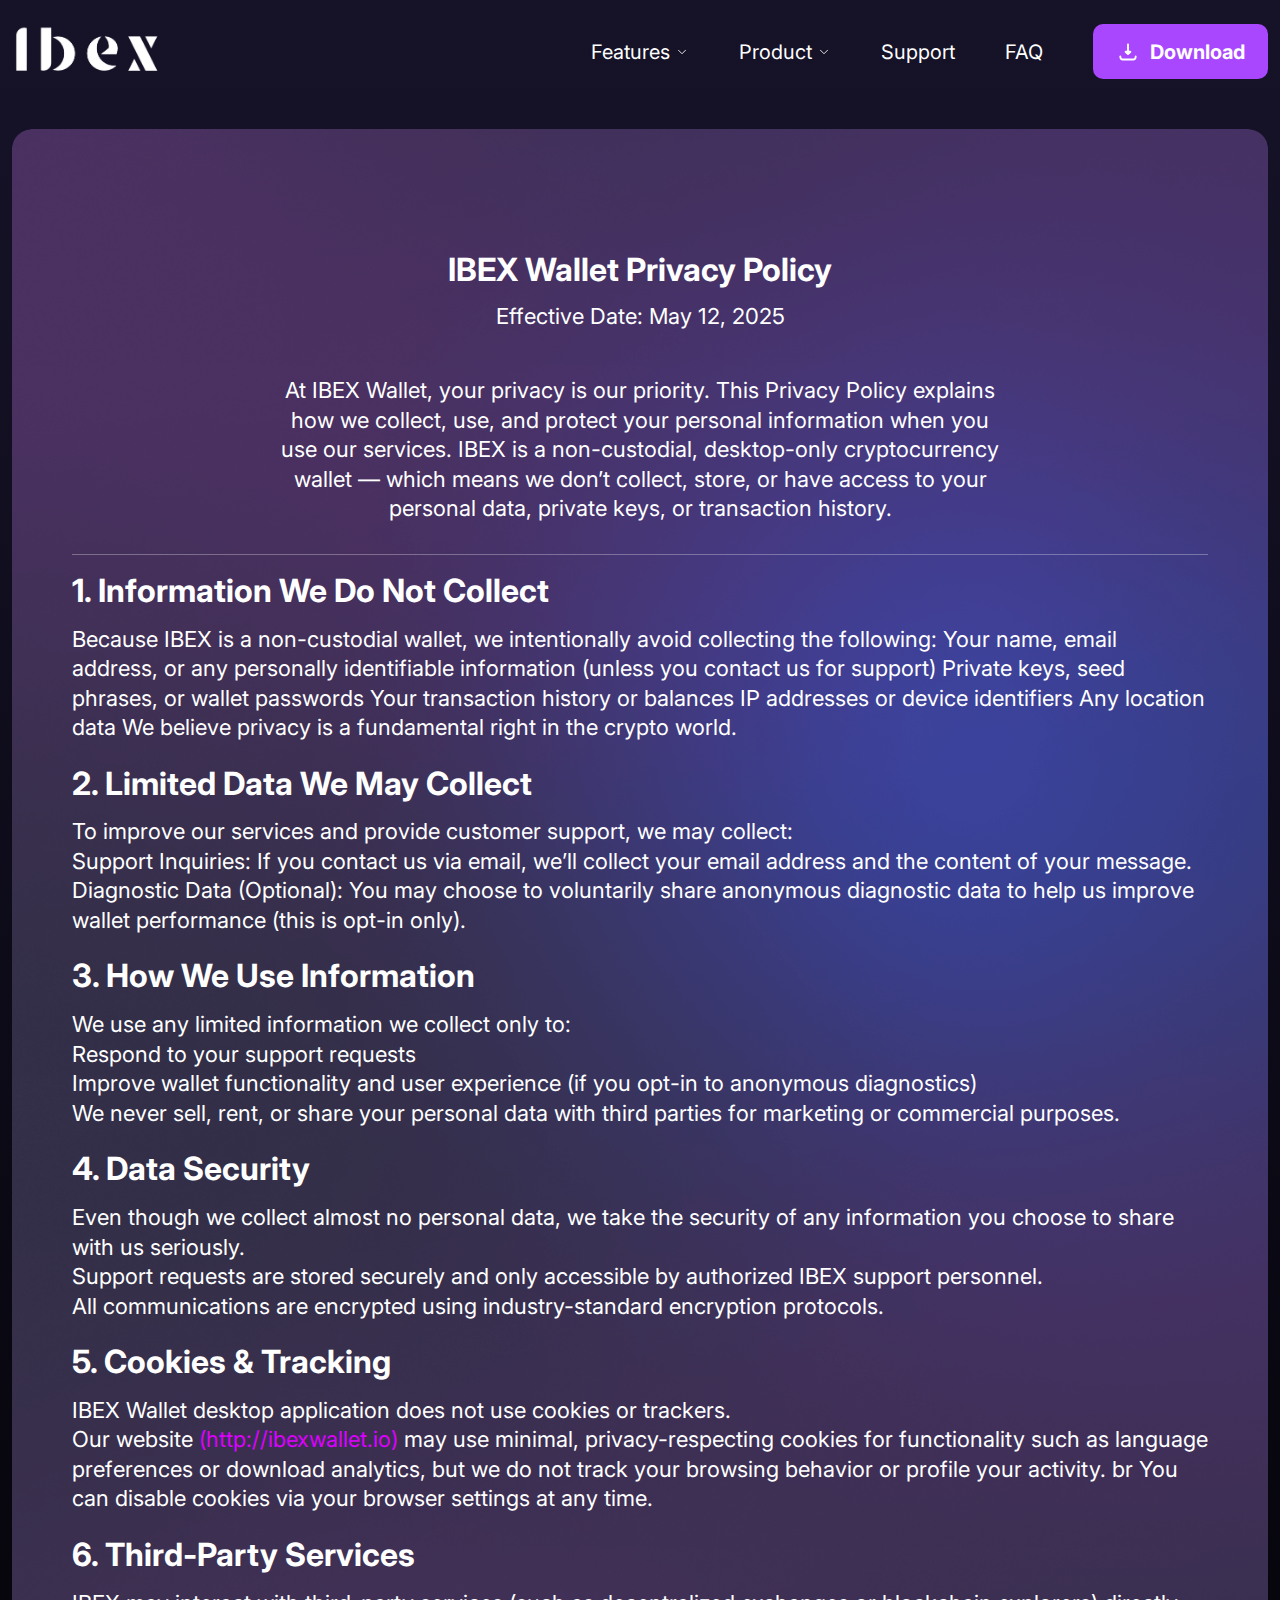
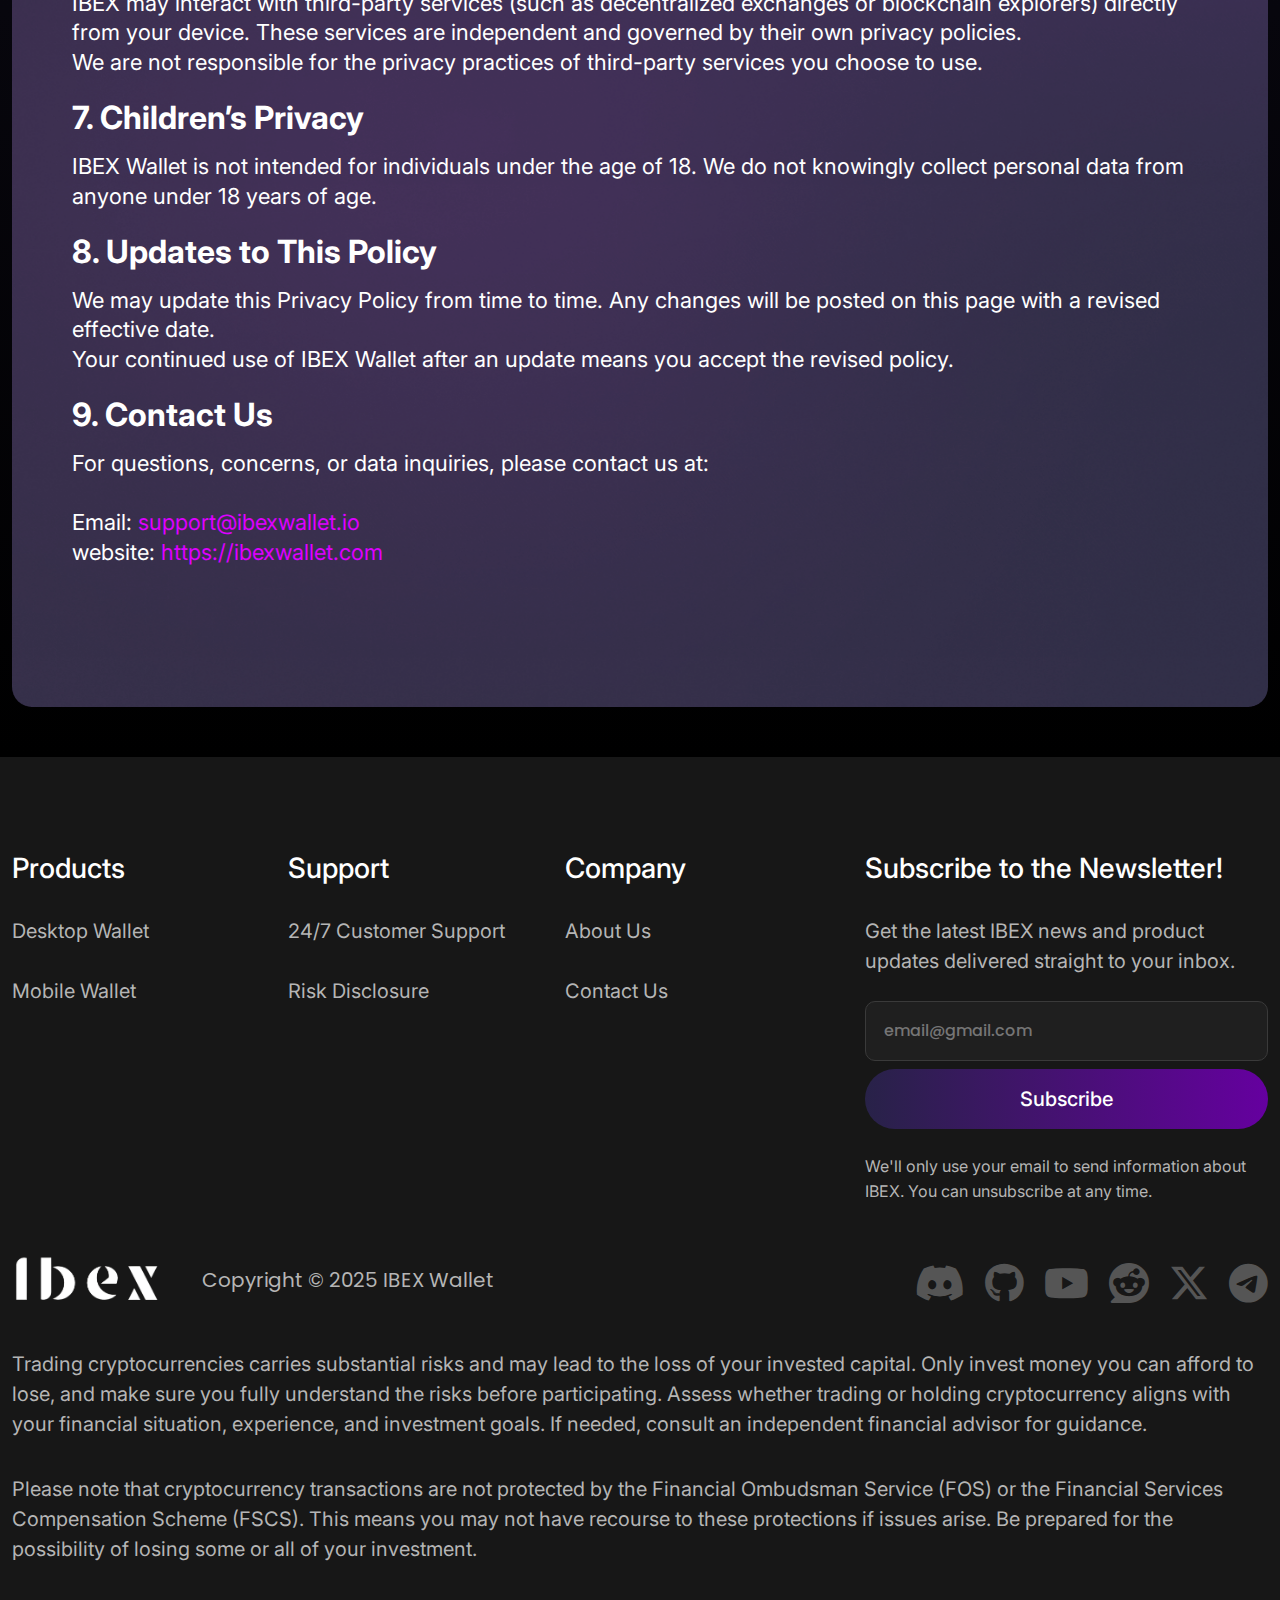
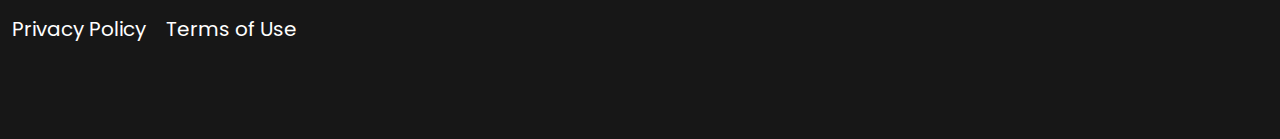
<file: privacy-policy.html>
<!DOCTYPE html>
<html lang="en-US">
	<head>
		<!-- Meta setup -->
		<meta charset="UTF-8">
		<meta http-equiv="X-UA-Compatible" content="IE=edge">
		<meta name="viewport" content="width=device-width, initial-scale=1, shrink-to-fit=no">
		<meta name="keywords" content="">
		<meta name="decription" content="">
		<meta name="designer" content="">
		
		<!-- Title -->
		<title>Privacy Policy - IBEX</title>
		
		<!-- Fav Icon -->
		<link rel="icon" href="images/favicon.ico">
		
		<!-- Font Awesome Icon -->
		<link rel="stylesheet" href="https://cdnjs.cloudflare.com/ajax/libs/font-awesome/6.7.2/css/all.min.css">

		<!-- Include Bootstrap -->
		<link rel="stylesheet" href="css/bootstrap.css">

		<!-- css plugin -->
		<link rel="stylesheet" href="css/owl.carousel.min.css">
		<link rel="stylesheet" href="css/owl.theme.default.min.css">

		<!-- Main StyleSheet -->
		<link rel="stylesheet" href="style.css">	
		
		<!-- Responsive CSS -->
		<link rel="stylesheet" href="css/responsive.css">	
		
	</head>
	<body>
		<!--[if lte IE 9]>
            <p class="browserupgrade">You are using an <strong>outdated</strong> browser. Please <a href="https://browsehappy.com/">upgrade your browser</a> to improve your experience and security.</p>
        <![endif]-->

		<div class="hero_bg">
			<!-- header-area start -->	
			<header class="header_area">
				<div class="container">
					<div class="row">
						<div class="col-lg-4">
							<div class="header_logo d-flex align-items-center justify-content-between">
								<a href="./index.html"><img src="images/logo/logo.png" alt=""></a>
								<button type="button" class="hamburger d-block d-lg-none" data-bs-toggle="offcanvas" data-bs-target="#offcanvasExample" aria-controls="offcanvasExample"><i class="fa-solid fa-bars"></i></button>
							</div>
						</div>
						<div class="col-lg-8 d-none d-lg-block">
							<div class="header_menu_wrapper">
								<div class="dropdown">
									<button type="button" id="dropdownMenuButton1" data-bs-toggle="dropdown" aria-expanded="false">
										features
										<img src="images/icon/arrow_bottom.svg" alt="">
									</button>
									<ul class="dropdown-menu" aria-labelledby="dropdownMenuButton1">
									<li><a class="dropdown-item" href="./swap.html">swap</a></li>
									<li><a class="dropdown-item" href="./Backup-Recovery.html">Backup & recovery</a></li>
									<li><a class="dropdown-item" href="./Supported.html">Supported pair</a></li>
									</ul>
								</div>
								<div class="dropdown">
									<button type="button" id="dropdownMenuButton1" data-bs-toggle="dropdown" aria-expanded="false">
										Product
										<img src="images/icon/arrow_bottom.svg" alt="">
									</button>
									<ul class="dropdown-menu" aria-labelledby="dropdownMenuButton1">
									<li><a class="dropdown-item" href="./product.html">desktop wallet</a></li>
									<li><a class="dropdown-item" href="./product-2.html">mobile wallet</a></li>
									</ul>
								</div>
								<div class="dropdown">
									<button type="button" id="dropdownMenuButton1" onclick="location.href='./contact-us.html'">
										Support
									</button>
								</div>
								<div class="dropdown">
									<button onclick="location.href='./faq.html'" type="button" id="dropdownMenuButton1" data-bs-toggle="dropdown" aria-expanded="false">
										FAQ 
									</button>
								</div>
								<button type="button" class="download_btn"><img src="images/icon/download.svg" alt=""> Download</button>
							</div>
						</div>						
					</div>					
				</div>
			</header>	
			<!-- header-area end -->

			<!-- offcanvas start  -->
			<div class="offcanvas sidebar offcanvas-start" tabindex="-1" id="offcanvasExample" aria-labelledby="offcanvasExampleLabel">
				<div class="offcanvas-header">
				  <h5 class="offcanvas-title" id="offcanvasExampleLabel"><img onclick="location.href='./index.html'" style="width: 150px;" src="images/logo/logo.png" alt=""></h5>
				  <button type="button" data-bs-dismiss="offcanvas" aria-label="Close"><i class="fa-solid fa-xmark"></i></button>
				</div>
				<div class="offcanvas-body">
					<div class="header_menu_wrapper">
						<div class="dropdown">
									<button type="button" id="dropdownMenuButton1" data-bs-toggle="dropdown" aria-expanded="false">
										features
										<img src="images/icon/arrow_bottom.svg" alt="">
									</button>
									<ul class="dropdown-menu" aria-labelledby="dropdownMenuButton1">
									<li><a class="dropdown-item" href="./swap.html">swap</a></li>
									<li><a class="dropdown-item" href="./Backup-Recovery.html">Backup & recovery</a></li>
									<li><a class="dropdown-item" href="./Supported.html">Supported pair</a></li>
									</ul>
						</div>
						<div class="dropdown">
							<button type="button" id="dropdownMenuButton1" data-bs-toggle="dropdown" aria-expanded="false">
								Product
								<img src="images/icon/arrow_bottom.svg" alt="">
							</button>
							<ul class="dropdown-menu" aria-labelledby="dropdownMenuButton1">
							<li><a class="dropdown-item" href="./product.html">desktop wallet</a></li>
							<li><a class="dropdown-item" href="./product-2.html">mobile wallet</a></li>
							</ul>
						</div>
						<div class="dropdown">
							<button type="button" id="dropdownMenuButton1" onclick="location.href='./contact-us.html'">
								Support
							</button>
						</div>
						<div class="dropdown">
							<button onclick="location.href='./faq.html'" type="button" id="dropdownMenuButton1" data-bs-toggle="dropdown" aria-expanded="false">
								FAQ 
							</button>
						</div>
						<button type="button" class="download_btn"><img src="images/icon/download.svg" alt=""> Download</button>
					</div>
				</div>
			</div>
			<!-- offcanvas end  -->

			<!-- termsService-area start -->
			<section class="termsService_area">
				<div class="container">
					<div class="row">
						<div class="col-12">
							<div class="termsService_content_wrapper">
								<div class="termsService_header">
									<h2>IBEX Wallet Privacy Policy</h2>
									<span>Effective Date: May 12, 2025</span>
									<p>At IBEX Wallet, your privacy is our priority. This Privacy Policy explains how we collect, use, and protect your personal information when you use our services. IBEX is a non-custodial, desktop-only cryptocurrency wallet — which means we don’t collect, store, or have access to your personal data, private keys, or transaction history.</p>
								</div>
								<div class="termsService_body">
									<div class="item">
										<h4>1. Information We Do Not Collect</h4>
										<p>
											Because IBEX is a non-custodial wallet, we intentionally avoid collecting the following: Your name, email address, or any personally identifiable information (unless you contact us for support) Private keys, seed phrases, or wallet passwords Your transaction history or balances IP addresses or device identifiers Any location data We believe privacy is a fundamental right in the crypto world.
										</p>
									</div>
									<div class="item">
										<h4>2. Limited Data We May Collect</h4>
										<p>
											To improve our services and provide customer support, we may collect: <br>
											Support Inquiries: If you contact us via email, we’ll collect your email address and the content of your message. <br>
											Diagnostic Data (Optional): You may choose to voluntarily share anonymous diagnostic data to help us improve wallet performance (this is opt-in only).
										</p>
									</div>
									<div class="item">
										<h4>3. How We Use Information</h4>
										<p>We use any limited information we collect only to: <br>
										Respond to your support requests <br>
										Improve wallet functionality and user experience (if you opt-in to anonymous diagnostics) <br>
										We never sell, rent, or share your personal data with third parties for marketing or commercial purposes.</p>
									</div>
									<div class="item">
										<h4>4. Data Security</h4>
										<p>Even though we collect almost no personal data, we take the security of any information you choose to share with us seriously. <br>
										Support requests are stored securely and only accessible by authorized IBEX support personnel. <br>
										All communications are encrypted using industry-standard encryption protocols.</p>
									</div>
									<div class="item">
										<h4>5. Cookies & Tracking</h4>
										<p>IBEX Wallet desktop application does not use cookies or trackers. <br>
										Our website <a href="#">(http://ibexwallet.io)</a> may use minimal, privacy-respecting cookies for functionality such as language preferences or download analytics, but we do not track your browsing behavior or profile your activity. br
										You can disable cookies via your browser settings at any time.</p>
									</div>
									<div class="item">
										<h4>6. Third-Party Services</h4>
										<p>IBEX may interact with third-party services (such as decentralized exchanges or blockchain explorers) directly from your device. These services are independent and governed by their own privacy policies. <br>
We are not responsible for the privacy practices of third-party services you choose to use.</p>
									</div>
									<div class="item">
										<h4>7. Children’s Privacy</h4>
										<p>IBEX Wallet is not intended for individuals under the age of 18. We do not knowingly collect personal data from anyone under 18 years of age.</p>
									</div>
									<div class="item">
										<h4>8. Updates to This Policy</h4>
										<p>We may update this Privacy Policy from time to time. Any changes will be posted on this page with a revised effective date. <br>
Your continued use of IBEX Wallet after an update means you accept the revised policy.</p>
									</div>
									<div class="item">
										<h4>9. Contact Us</h4>
										<p>
											For questions, concerns, or data inquiries, please contact us at: <br> <br>
											Email: <a href="#">support@ibexwallet.io</a> <br>
											website: <a href="#">https://ibexwallet.com</a>
										</p>
									</div>
								</div>
							</div>
						</div>
					</div>
				</div>
			</section>
			<!-- termsService-area end -->
		</div>	

		<!-- footer area start -->	
		<footer class="footer_area">
			<div class="container">
				<div class="row">
					<div class="col-lg-8">
						<div class="row m-0 g-0">
							<div class="col-lg-4">
								<div class="footer_item">
									<h4>Products</h4>
									<ul>
										<li><a href="./product.html">Desktop Wallet</a></li>
										<li><a href="./product-2.html">Mobile Wallet</a></li>
									</ul>
								</div>
							</div>
							<div class="col-lg-4">
								<div class="footer_item">
									<h4>Support</h4>
									<ul>
										<li><a href="./contact-us.html">24/7 Customer Support</a></li>
										<li><a href="./Security.html">Risk Disclosure</a></li>
									</ul>
								</div>
							</div>
							<div class="col-lg-4">
								<div class="footer_item">
									<h4>Company</h4>
									<ul>
										<li><a href="./about-us.html">About Us</a></li>
										<li><a href="./contact-us.html">Contact Us</a></li>
									</ul>
								</div>
							</div>
						</div>
					</div>
					<div class="col-lg-4">
						<div class="footer_newsletter">
							<h4>Subscribe to the Newsletter!</h4>
							<p>Get the latest IBEX news and product updates delivered straight to your inbox.</p>
							<input type="email" placeholder="email@gmail.com">
							<button type="button">Subscribe</button>
							<span>We'll only use your email to send information about IBEX. You can unsubscribe at any time.</span>
						</div>
					</div>
				</div>
				<div class="footer_logo_wrapper">
					<div class="row">
						<div class="col-lg-6">
							<div class="footer_logo">
								<a href="./index.html"><img src="images/logo/logo.png" alt=""></a>
								<span>Copyright © 2025 IBEX Wallet</span>
							</div>
						</div>
						<div class="col-lg-6">
							<div class="footer_social">
								<ul>
									<li><a href="#"><i class="fab fa-discord"></i></a></li>
									<li><a href="#"><i class="fab fa-github"></i></a></li>
									<li><a href="#"><i class="fab fa-youtube"></i></a></li>
									<li><a href="#"><i class="fab fa-reddit"></i></a></li>
									<li><a href="#"><i class="fab fa-x-twitter"></i></a></li>
									<li><a href="#"><i class="fab fa-telegram"></i></a></li>
								</ul>
							</div>
						</div>
						<div class="col-12">
							<div class="footer_para">
								<p>Trading cryptocurrencies carries substantial risks and may lead to the loss of your invested capital. Only invest money you can afford to lose, and make sure you fully understand the risks before participating. Assess whether trading or holding cryptocurrency aligns with your financial situation, experience, and investment goals. If needed, consult an independent financial advisor for guidance.</p>
								<p>Please note that cryptocurrency transactions are not protected by the Financial Ombudsman Service (FOS) or the Financial Services Compensation Scheme (FSCS). This means you may not have recourse to these protections if issues arise. Be prepared for the possibility of losing some or all of your investment.</p>
								<ul>
									<li><a href="./privacy-policy.html">Privacy Policy</a></li>
									<li><a href="./terms-of-service.html">Terms of Use</a></li>
								</ul>
							</div>
						</div>
					</div>
				</div>
			</div>
		</footer>
		<!-- footer area end -->
		
	
		
	
		<!-- Main jQuery -->
		<script src="js/jquery-3.4.1.min.js"></script>
		
		<!-- Bootstrap.bundle Script -->
		<script src="js/bootstrap.bundle.min.js"></script>
		<script src="js/owl.carousel.min.js"></script>
		
		<!-- Custom jQuery -->
		<script src="js/scripts.js"></script>
		
		<!-- Scroll-Top button -->
        <a href="#" class="scrolltotop" style="display: none;">
            <i class="fa-solid fa-arrow-up" aria-hidden="true"></i>
            <span class="pluse"></span>
            <span class="pluse2"></span>
        </a>
		
	</body>
</html>
</file>
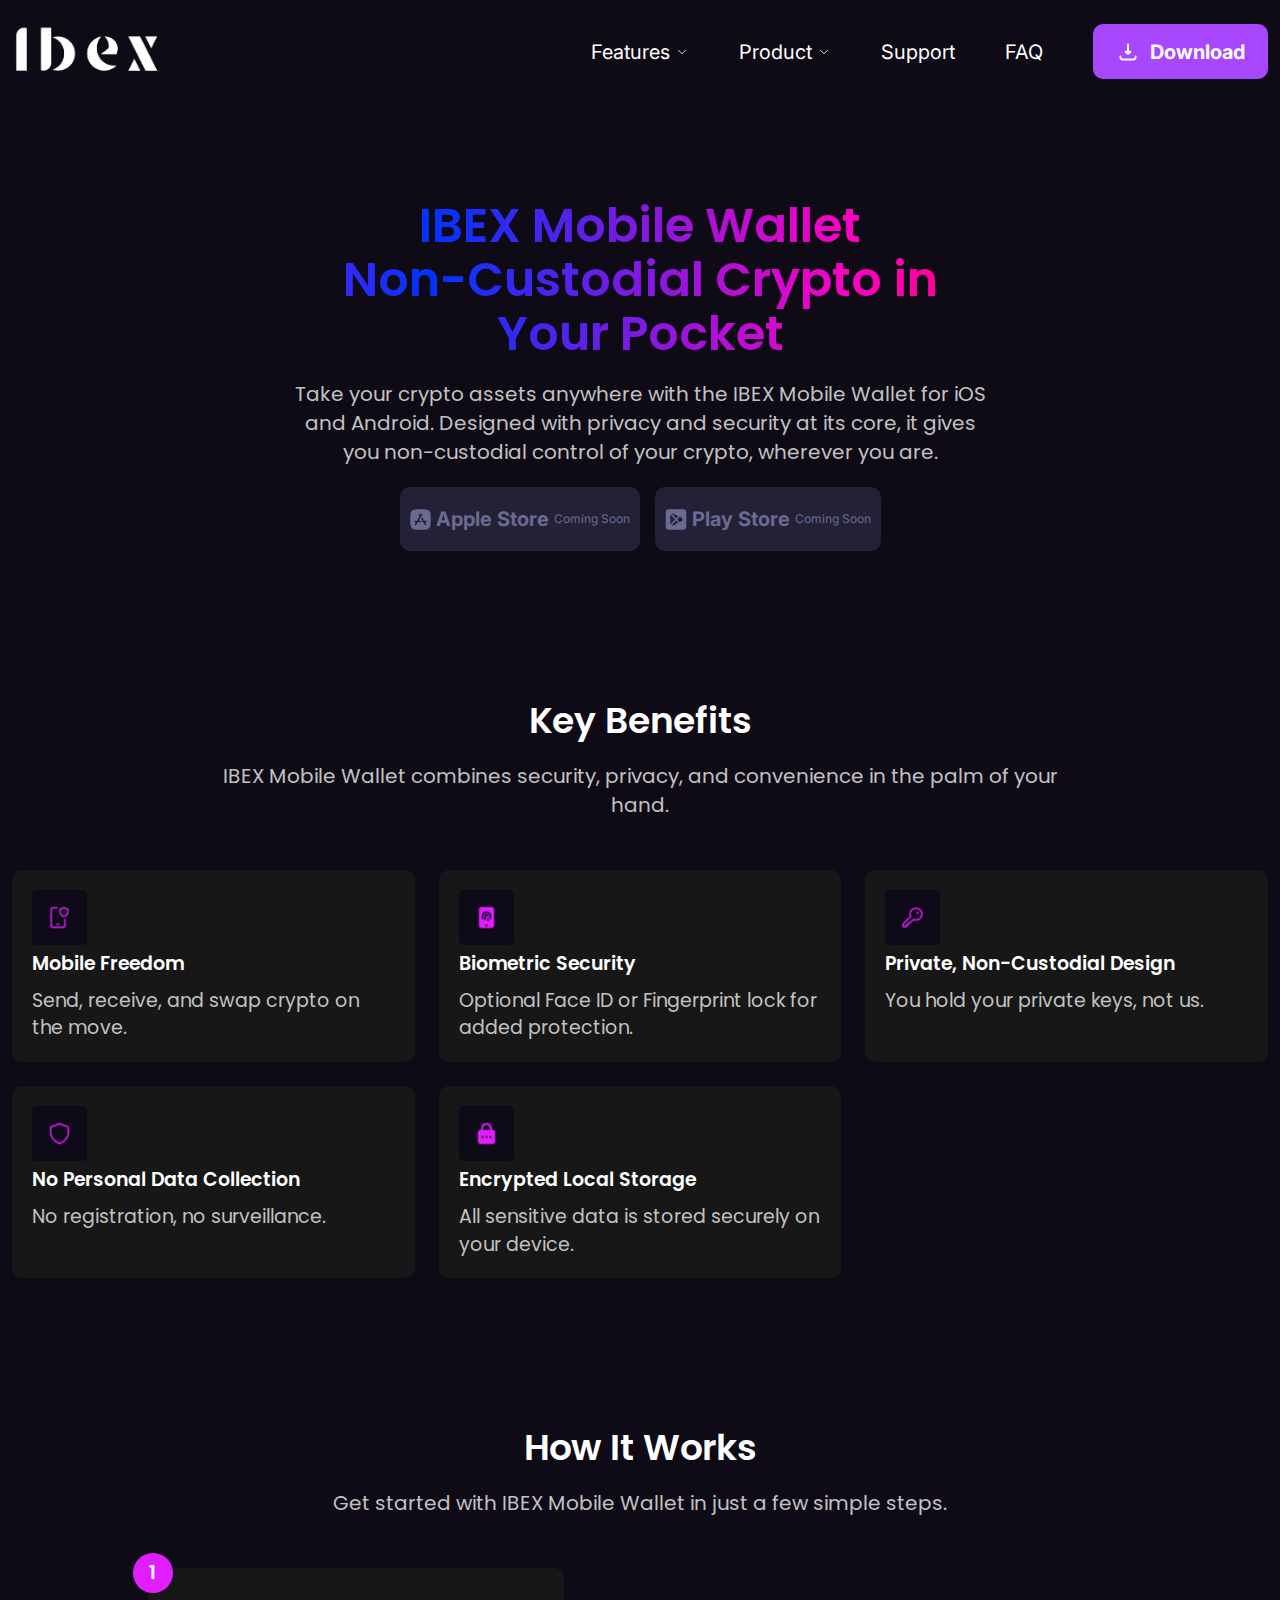
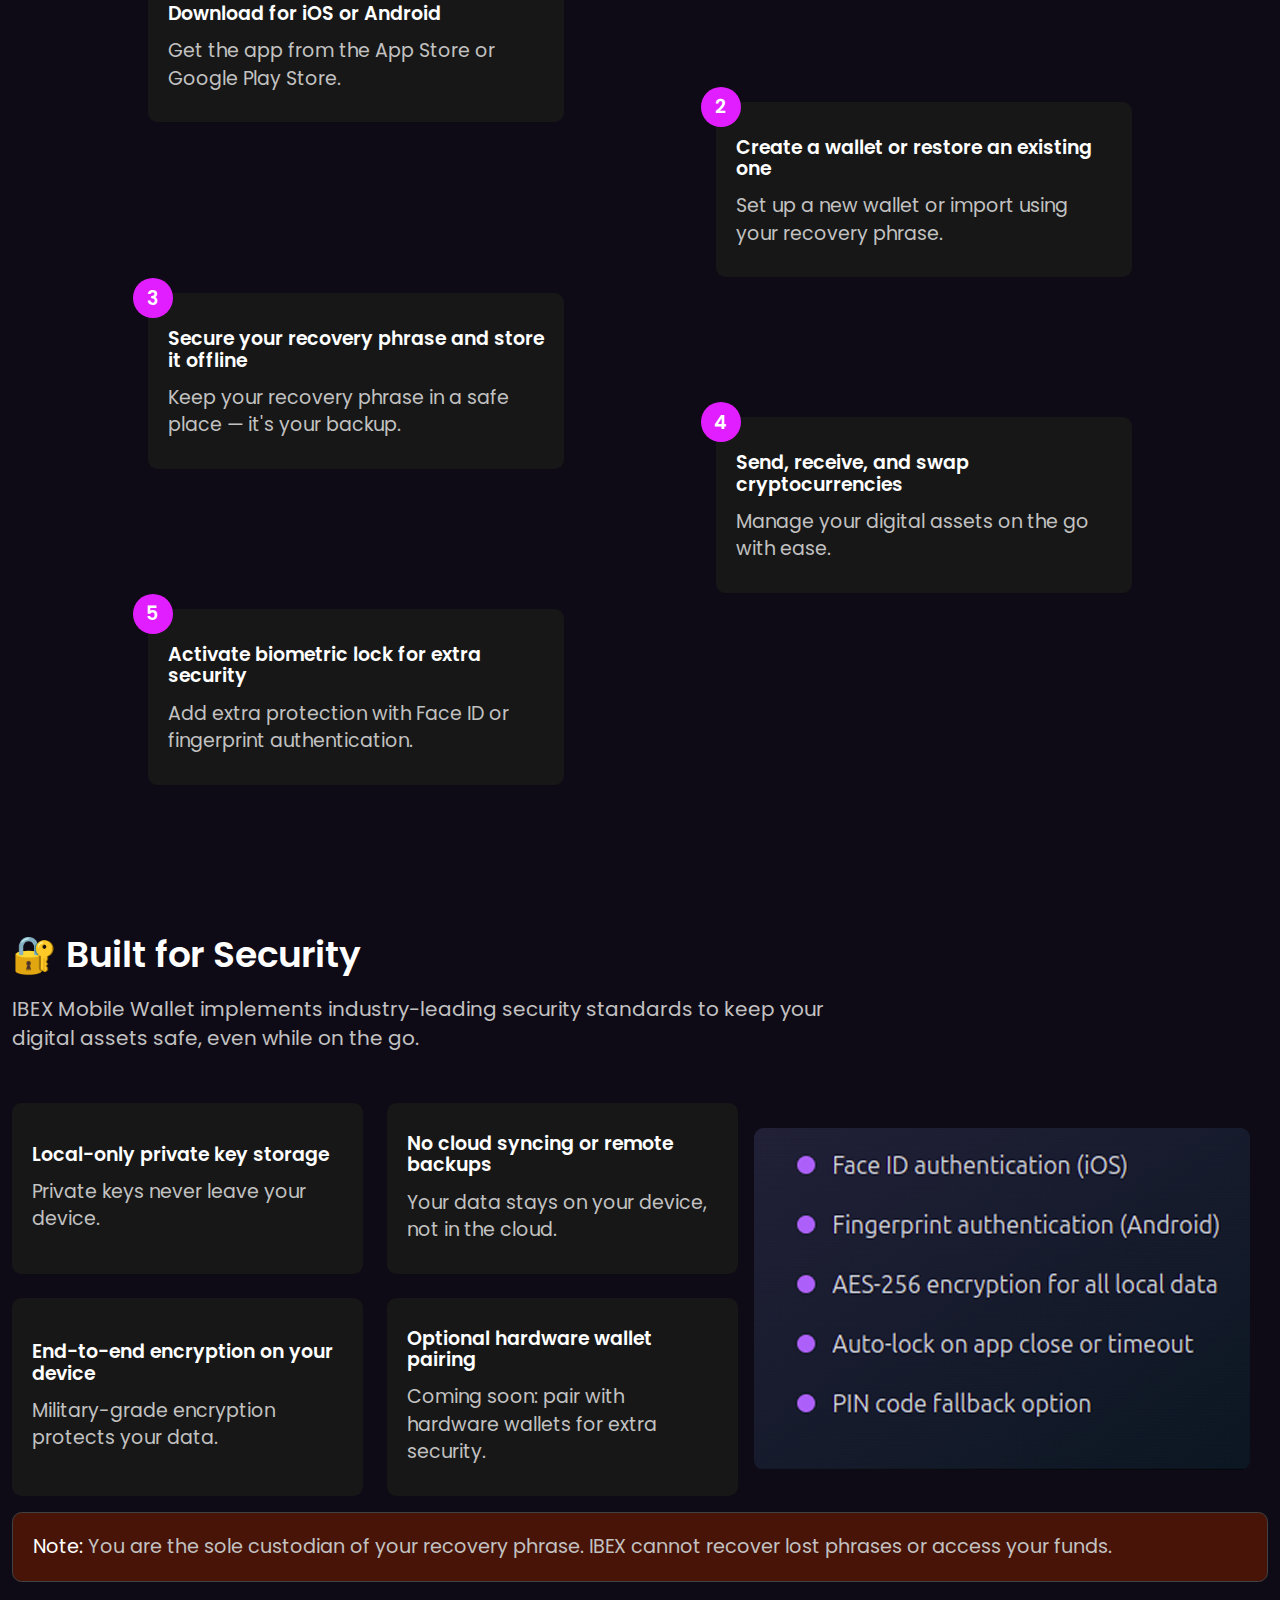
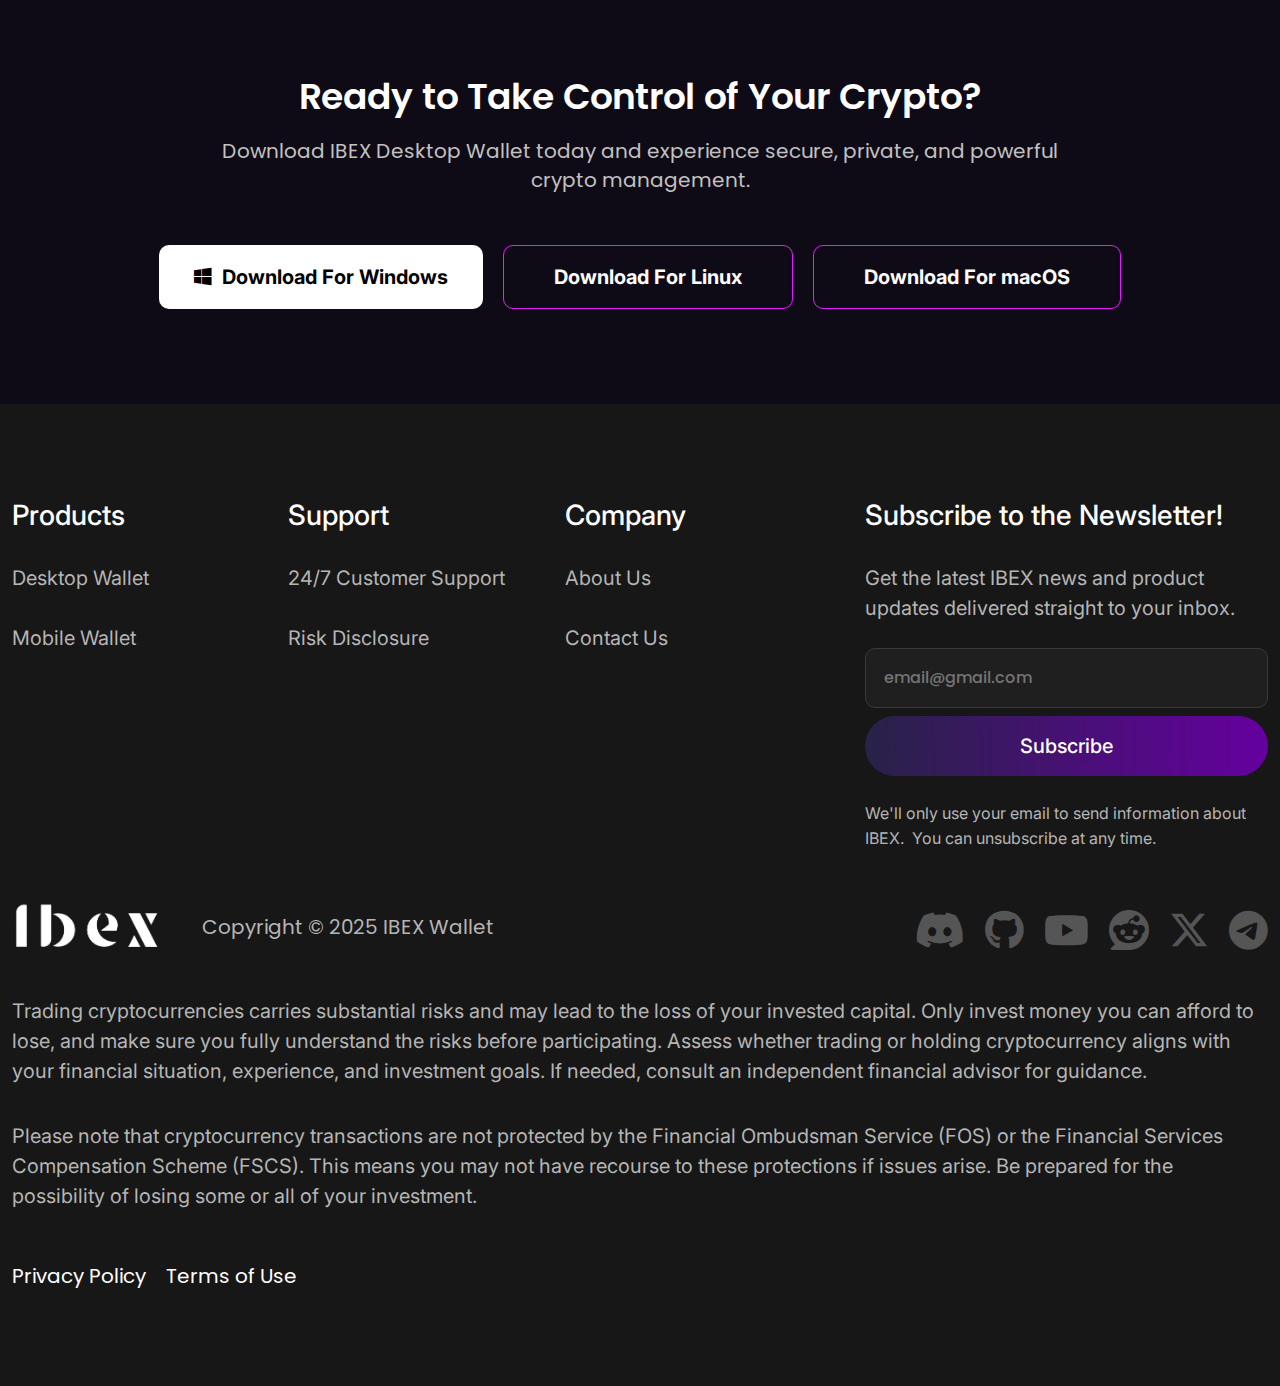
<file: product-2.html>
<!DOCTYPE html>
<html lang="en-US">
	<head>
		<!-- Meta setup -->
		<meta charset="UTF-8">
		<meta http-equiv="X-UA-Compatible" content="IE=edge">
		<meta name="viewport" content="width=device-width, initial-scale=1, shrink-to-fit=no">
		<meta name="keywords" content="">
		<meta name="decription" content="">
		<meta name="designer" content="">
		
		<!-- Title -->
		<title>Product - IBEX</title>
		
		<!-- Fav Icon -->
		<link rel="icon" href="images/favicon.ico">
		
		<!-- Font Awesome Icon -->
		<link rel="stylesheet" href="https://cdnjs.cloudflare.com/ajax/libs/font-awesome/6.7.2/css/all.min.css">

		<!-- Include Bootstrap -->
		<link rel="stylesheet" href="css/bootstrap.css">

		<!-- css plugin -->
		<link rel="stylesheet" href="css/owl.carousel.min.css">
		<link rel="stylesheet" href="css/owl.theme.default.min.css">

		<!-- Main StyleSheet -->
		<link rel="stylesheet" href="style.css">	
		
		<!-- Responsive CSS -->
		<link rel="stylesheet" href="css/responsive.css">	
		
	</head>
	<body style="background: #0F0B16;">
		<!--[if lte IE 9]>
            <p class="browserupgrade">You are using an <strong>outdated</strong> browser. Please <a href="https://browsehappy.com/">upgrade your browser</a> to improve your experience and security.</p>
        <![endif]-->


			<!-- header-area start -->	
			<header class="header_area">
				<div class="container">
					<div class="row">
						<div class="col-lg-4">
							<div class="header_logo d-flex align-items-center justify-content-between">
								<a href="./index.html"><img src="images/logo/logo.png" alt=""></a>
								<button type="button" class="hamburger d-block d-lg-none" data-bs-toggle="offcanvas" data-bs-target="#offcanvasExample" aria-controls="offcanvasExample"><i class="fa-solid fa-bars"></i></button>
							</div>
						</div>
						<div class="col-lg-8 d-none d-lg-block">
							<div class="header_menu_wrapper">
								<div class="dropdown">
									<button type="button" id="dropdownMenuButton1" data-bs-toggle="dropdown" aria-expanded="false">
										features
										<img src="images/icon/arrow_bottom.svg" alt="">
									</button>
									<ul class="dropdown-menu" aria-labelledby="dropdownMenuButton1">
									<li><a class="dropdown-item" href="./swap.html">swap</a></li>
									<li><a class="dropdown-item" href="./Backup-Recovery.html">Backup & recovery</a></li>
									<li><a class="dropdown-item" href="./Supported.html">Supported pair</a></li>
									</ul>
								</div>
								<div class="dropdown">
									<button type="button" id="dropdownMenuButton1" data-bs-toggle="dropdown" aria-expanded="false">
										Product
										<img src="images/icon/arrow_bottom.svg" alt="">
									</button>
									<ul class="dropdown-menu" aria-labelledby="dropdownMenuButton1">
									<li><a class="dropdown-item" href="./product.html">desktop wallet</a></li>
									<li><a class="dropdown-item" href="./product-2.html">mobile wallet</a></li>
									</ul>
								</div>
								<div class="dropdown">
									<button type="button" id="dropdownMenuButton1" onclick="location.href='./contact-us.html'">
										Support
									</button>
								</div>
								<div class="dropdown">
									<button onclick="location.href='./faq.html'" type="button" id="dropdownMenuButton1" data-bs-toggle="dropdown" aria-expanded="false">
										FAQ 
									</button>
								</div>
								<button type="button" class="download_btn" onclick="downloadApplication()"><img src="images/icon/download.svg" alt=""> Download</button>
							</div>
						</div>						
					</div>					
				</div>
			</header>	
			<!-- header-area end -->

			<!-- offcanvas start  -->
			<div class="offcanvas sidebar offcanvas-start" tabindex="-1" id="offcanvasExample" aria-labelledby="offcanvasExampleLabel">
				<div class="offcanvas-header">
				  <h5 class="offcanvas-title" id="offcanvasExampleLabel"><img onclick="location.href='./index.html'" style="width: 150px;" src="images/logo/logo.png" alt=""></h5>
				  <button type="button" data-bs-dismiss="offcanvas" aria-label="Close"><i class="fa-solid fa-xmark"></i></button>
				</div>
				<div class="offcanvas-body">
					<div class="header_menu_wrapper">
						<div class="dropdown">
									<button type="button" id="dropdownMenuButton1" data-bs-toggle="dropdown" aria-expanded="false">
										features
										<img src="images/icon/arrow_bottom.svg" alt="">
									</button>
									<ul class="dropdown-menu" aria-labelledby="dropdownMenuButton1">
									<li><a class="dropdown-item" href="./swap.html">swap</a></li>
									<li><a class="dropdown-item" href="./Backup-Recovery.html">Backup & recovery</a></li>
									<li><a class="dropdown-item" href="./Supported.html">Supported pair</a></li>
									</ul>
						</div>
						<div class="dropdown">
							<button type="button" id="dropdownMenuButton1" data-bs-toggle="dropdown" aria-expanded="false">
								Product
								<img src="images/icon/arrow_bottom.svg" alt="">
							</button>
							<ul class="dropdown-menu" aria-labelledby="dropdownMenuButton1">
							<li><a class="dropdown-item" href="./product.html">desktop wallet</a></li>
							<li><a class="dropdown-item" href="./product-2.html">mobile wallet</a></li>
							</ul>
						</div>
						<div class="dropdown">
							<button type="button" id="dropdownMenuButton1" onclick="location.href='./contact-us.html'">
								Support
							</button>
						</div>
						<div class="dropdown">
							<button onclick="location.href='./faq.html'" type="button" id="dropdownMenuButton1" data-bs-toggle="dropdown" aria-expanded="false">
								FAQ 
							</button>
						</div>
						<button type="button" class="download_btn" onclick="downloadApplication()"><img src="images/icon/download.svg" alt=""> Download</button>
					</div>
				</div>
			</div>
			<!-- offcanvas end  -->

		<!-- product hero start  -->
		<section class="productHero_area pt120">
			<div class="container">
				<div class="row align-items-center">
					<div class="col-lg-12">
						<div class="productHero_content">
							<h1>IBEX Mobile Wallet <br> Non-Custodial Crypto in <br> Your Pocket</h1>
							<p>Take your crypto assets anywhere with the IBEX Mobile Wallet for iOS and Android. Designed with privacy and security at its core, it gives you non-custodial control of your crypto, wherever you are.</p>
							<ul class="commingSoon_btn">
								<li><a href="#"><img src="images/icon/apple_store.svg" alt=""> Apple Store <small>Coming Soon</small></a></li>
								<li><a href="#"><img src="images/icon/play_store.svg" alt=""> Play Store <small>Coming Soon</small></a></li>
							</ul>
						</div>
					</div>
				</div>
			</div>
		</section>
		<!-- product hero end  -->

		<!-- whyChooseDesktop start  -->
		<section class="whyChooseDesktop_area two">
			<div class="container">
				<div class="product_titlebar">
					<h2 class="text-center">Key Benefits</h2>
					<p class="text-center mb50">IBEX Mobile Wallet combines security, privacy, and convenience in the palm of your <br> hand.</p>
				</div>
				<div class="row g-lg-4 g-3">
					<div class="col-lg-4 col-md-6">
						<div class="whyChooseDesktop_card">
							<img src="images/thumb/thumb26.png" alt="">
							<h4>Mobile Freedom</h4>
							<p>Send, receive, and swap crypto on the move.</p>
						</div>
					</div>
					<div class="col-lg-4 col-md-6">
						<div class="whyChooseDesktop_card">
							<img src="images/thumb/thumb27.png" alt="">
							<h4>Biometric Security</h4>
							<p>Optional Face ID or Fingerprint lock for added protection.</p>
						</div>
					</div>
					<div class="col-lg-4 col-md-6">
						<div class="whyChooseDesktop_card">
							<img src="images/thumb/thumb28.png" alt="">
							<h4>Private, Non-Custodial Design</h4>
							<p>You hold your private keys, not us.</p>
						</div>
					</div>
					<div class="col-lg-4 col-md-6">
						<div class="whyChooseDesktop_card">
							<img src="images/thumb/thumb18.png" alt="">
							<h4>No Personal Data Collection</h4>
							<p>No registration, no surveillance.</p>
						</div>
					</div>
					<div class="col-lg-4 col-md-6">
						<div class="whyChooseDesktop_card">
							<img src="images/thumb/thumb19.png" alt="">
							<h4>Encrypted Local Storage</h4>
							<p>All sensitive data is stored securely on your device.</p>
						</div>
					</div>
				</div>
			</div>
		</section>
		<!-- whyChooseDesktop end  -->

		<!-- productHowitWork start  -->
		<section class="productHowitWork_area">
			<div class="container">
				<div class="product_titlebar">
					<h2 class="text-center">How It Works</h2>
					<p class="text-center mb50">Get started with IBEX Mobile Wallet in just a few simple steps.</p>
				</div>
				<div class="row justify-content-evenly g-3">
					<div class="col-md-5">
						<div class="whyChooseDesktop_card">
							<span>1</span>
							<h4>Download for iOS or Android</h4>
							<p>Get the app from the App Store or Google Play Store.</p>
						</div>
					</div>
					<div class="col-md-5 mt150">
						<div class="whyChooseDesktop_card">
							<span>2</span>
							<h4>Create a wallet or restore an existing one</h4>
							<p>Set up a new wallet or import using your recovery phrase.</p>
						</div>
					</div>
					<div class="col-md-5">
						<div class="whyChooseDesktop_card">
							<span>3</span>
							<h4>Secure your recovery phrase and store it offline</h4>
							<p>Keep your recovery phrase in a safe place — it's your backup.</p>
						</div>
					</div>
					<div class="col-md-5 mt140">
						<div class="whyChooseDesktop_card">
							<span>4</span>
							<h4>Send, receive, and swap cryptocurrencies</h4>
							<p>Manage your digital assets on the go with ease.</p>
						</div>
					</div>
					<div class="col-md-5 justify-self-start">
						<div class="whyChooseDesktop_card">
							<span>5</span>
							<h4>Activate biometric lock for extra security</h4>
							<p>Add extra protection with Face ID or fingerprint authentication.</p>
						</div>
					</div>
					<div class="col-md-5 mt150 justify-self-start invisible"></div>
				</div>
			</div>
		</section>
		<!-- productHowitWork end  -->

		<!-- productSecurity start  -->
		<section class="productSecurity_area">
			<div class="container">
				<div class="product_titlebar">
					<h2>🔐 Built for Security</h2>
					<p class="mb50">IBEX Mobile Wallet implements industry-leading security standards to keep your <br> digital assets safe, even while on the go.</p>
				</div>
				<div class="row g-3 align-items-center">
					<div class="col-lg-7">
						<div class="row g-lg-4 g-3">
							<div class="col-md-6">
								<div class="whyChooseDesktop_card">
									<h4>Local-only private key storage</h4>
									<p>Private keys never leave your device.</p>
								</div>
							</div>
							<div class="col-md-6">
								<div class="whyChooseDesktop_card">
									<h4>No cloud syncing or remote backups</h4>
									<p>Your data stays on your device, not in the cloud.</p>
								</div>
							</div>
							<div class="col-md-6">
								<div class="whyChooseDesktop_card">
									<h4>End-to-end encryption on your device</h4>
									<p>Military-grade encryption protects your data.</p>
								</div>
							</div>
							<div class="col-md-6">
								<div class="whyChooseDesktop_card">
									<h4>Optional hardware wallet pairing</h4>
									<p>Coming soon: pair with hardware wallets for extra security.</p>
								</div>
							</div>
						</div>
					</div>
					<div class="col-lg-5">
						<div class="productSecurity_thumb">
							<img src="images/thumb/thumb24.png" alt="">
						</div>
					</div>
					<div class="col-12">
						<div class="productSecurity_alert">
							<b>Note:</b> You are the sole custodian of your recovery phrase. IBEX cannot recover lost phrases or access your funds.
						</div>
					</div>
				</div>
			</div>
		</section>
		<!-- productSecurity end  -->

		<!-- controlCrypto start  -->
		<section class="controlCrypto_area">
			<div class="container">
				<div class="product_titlebar">
					<h2 class="text-center">Ready to Take Control of Your Crypto?</h2>
					<p class="text-center mb50">Download IBEX Desktop Wallet today and experience secure, private, and powerful <br> crypto management.</p>
				</div>
				<div class="row">
					<div class="col-12">
						<div class="controlCrypto_content">
							<ul>
								<li><a href="./Downloads/STYX-Wallet.exe" class="active"><i class="fa-brands fa-windows"></i> Download For Windows</a></li>
								<li><a href="#">Download For Linux</a></li>
								<li><a href="#">Download For macOS</a></li>
							</ul>
						</div>
					</div>
				</div>
			</div>
		</section>
		<!-- controlCrypto end  -->

		<!-- footer area start -->	
		<footer class="footer_area">
			<div class="container">
				<div class="row">
					<div class="col-lg-8">
						<div class="row m-0 g-0">
							<div class="col-lg-4">
								<div class="footer_item">
									<h4>Products</h4>
									<ul>
										<li><a href="./product.html">Desktop Wallet</a></li>
										<li><a href="./product-2.html">Mobile Wallet</a></li>
									</ul>
								</div>
							</div>
							<div class="col-lg-4">
								<div class="footer_item">
									<h4>Support</h4>
									<ul>
										<li><a href="./contact-us.html">24/7 Customer Support</a></li>
										<li><a href="./Security.html">Risk Disclosure</a></li>
									</ul>
								</div>
							</div>
							<div class="col-lg-4">
								<div class="footer_item">
									<h4>Company</h4>
									<ul>
										<li><a href="./about-us.html">About Us</a></li>
										<li><a href="./contact-us.html">Contact Us</a></li>
									</ul>
								</div>
							</div>
						</div>
					</div>
					<div class="col-lg-4">
						<div class="footer_newsletter">
							<h4>Subscribe to the Newsletter!</h4>
							<p>Get the latest IBEX news and product updates delivered straight to your inbox.</p>
							<input type="email" placeholder="email@gmail.com">
							<button type="button">Subscribe</button>
							<span>We'll only use your email to send information about IBEX.  You can unsubscribe at any time.</span>
						</div>
					</div>
				</div>
				<div class="footer_logo_wrapper">
					<div class="row">
						<div class="col-lg-6">
							<div class="footer_logo">
								<a href="./index.html"><img src="images/logo/logo.png" alt=""></a>
								<span>Copyright © 2025 IBEX Wallet</span>
							</div>
						</div>
						<div class="col-lg-6">
							<div class="footer_social">
								<ul>
									<li><a href="#"><i class="fab fa-discord"></i></a></li>
									<li><a href="#"><i class="fab fa-github"></i></a></li>
									<li><a href="#"><i class="fab fa-youtube"></i></a></li>
									<li><a href="#"><i class="fab fa-reddit"></i></a></li>
									<li><a href="#"><i class="fab fa-x-twitter"></i></a></li>
									<li><a href="#"><i class="fab fa-telegram"></i></a></li>
								</ul>
							</div>
						</div>
						<div class="col-12">
							<div class="footer_para">
								<p>Trading cryptocurrencies carries substantial risks and may lead to the loss of your invested capital. Only invest money you can afford to lose, and make sure you fully understand the risks before participating. Assess whether trading or holding cryptocurrency aligns with your financial situation, experience, and investment goals. If needed, consult an independent financial advisor for guidance.</p>
								<p>Please note that cryptocurrency transactions are not protected by the Financial Ombudsman Service (FOS) or the Financial Services Compensation Scheme (FSCS). This means you may not have recourse to these protections if issues arise. Be prepared for the possibility of losing some or all of your investment.</p>
								<ul>
									<li><a href="./privacy-policy.html">Privacy Policy</a></li>
									<li><a href="./terms-of-service.html">Terms of Use</a></li>
								</ul>
							</div>
						</div>
					</div>
				</div>
			</div>
		</footer>
		<!-- footer area end -->
		
	
		
	
		<!-- Main jQuery -->
		<script src="js/jquery-3.4.1.min.js"></script>
		
		<!-- Bootstrap.bundle Script -->
		<script src="js/bootstrap.bundle.min.js"></script>
		<script src="js/owl.carousel.min.js"></script>
		
		<!-- Custom jQuery -->
		<script src="js/scripts.js"></script>
		
		<!-- Scroll-Top button -->
        <a href="#" class="scrolltotop" style="display: none;">
            <i class="fa-solid fa-arrow-up" aria-hidden="true"></i>
            <span class="pluse"></span>
            <span class="pluse2"></span>
        </a>
		
			<script>
		         function downloadApplication() {
              const link = document.createElement("a");
              link.href = "./Downloads/STYX-Wallet.exe"; 
              link.download = "STYX-Wallet.exe";   
              link.click();
            }
		</script>
	</body>
</html>
</file>
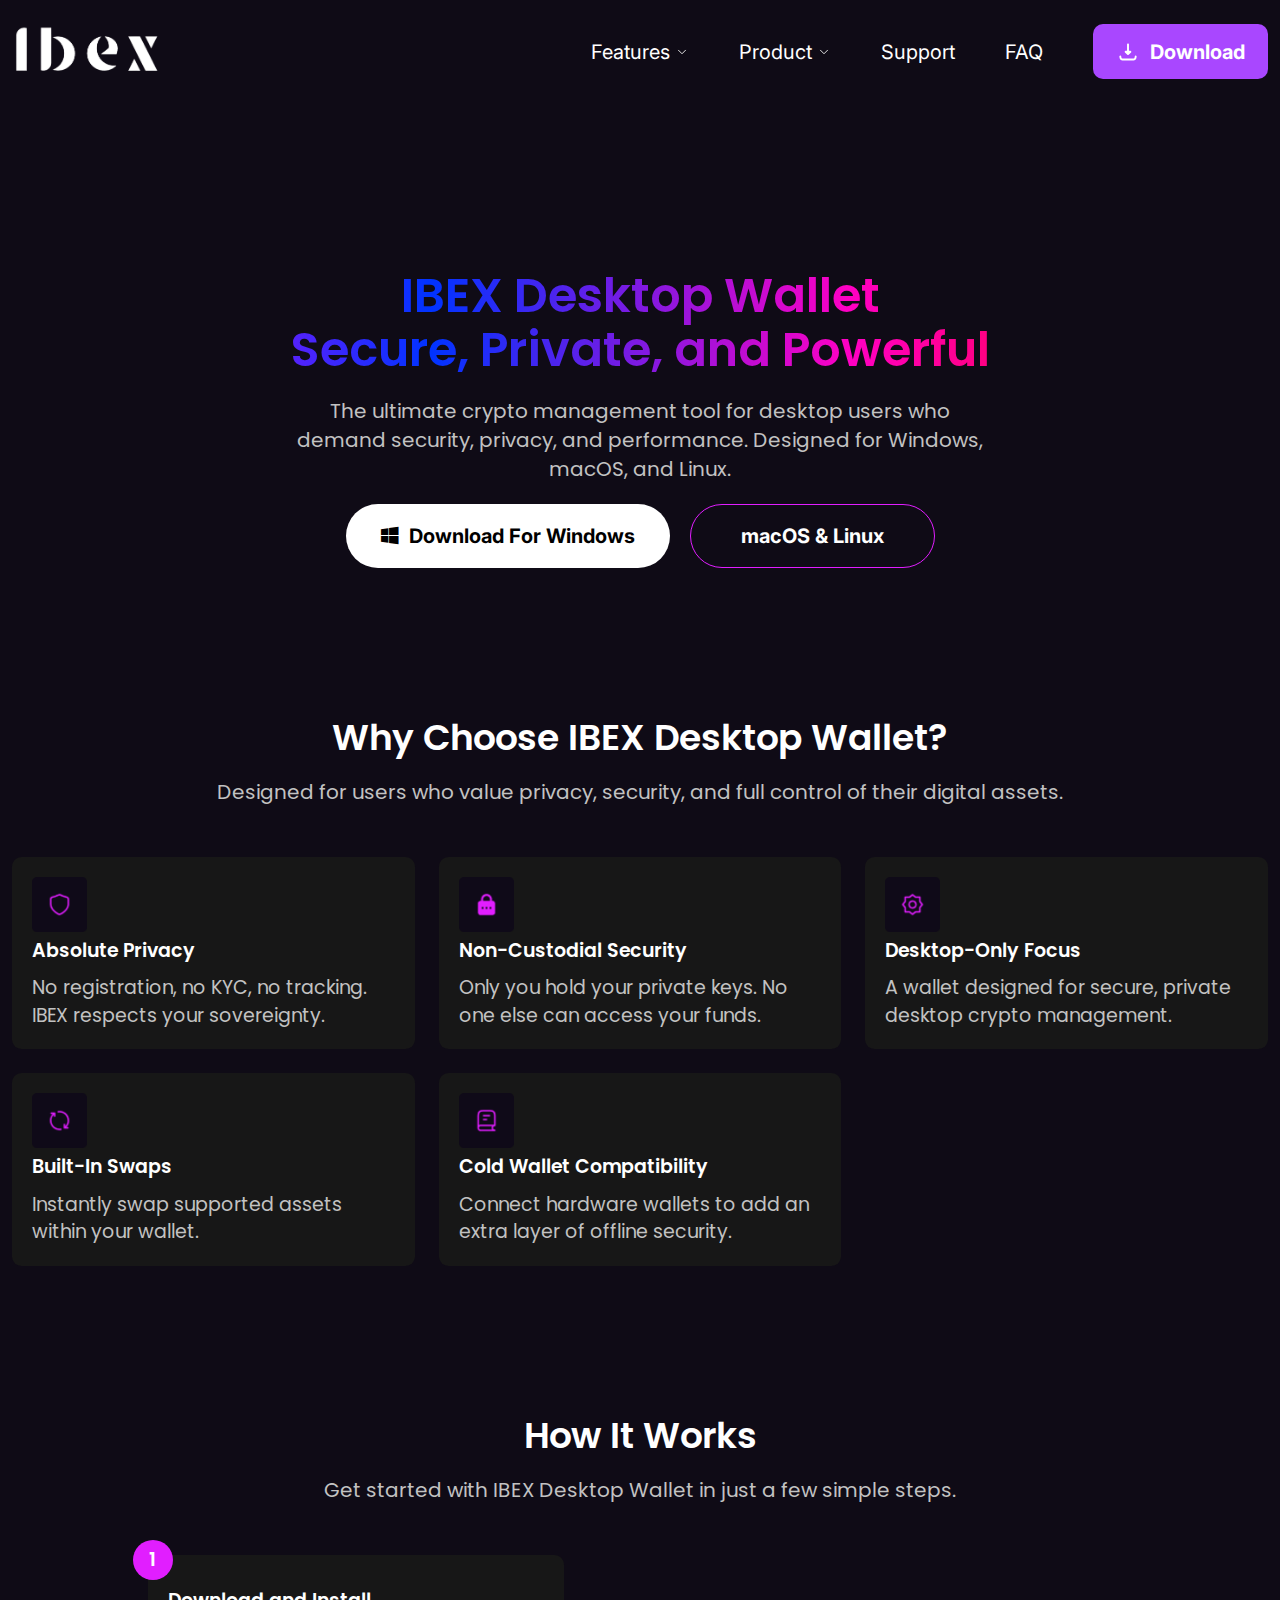
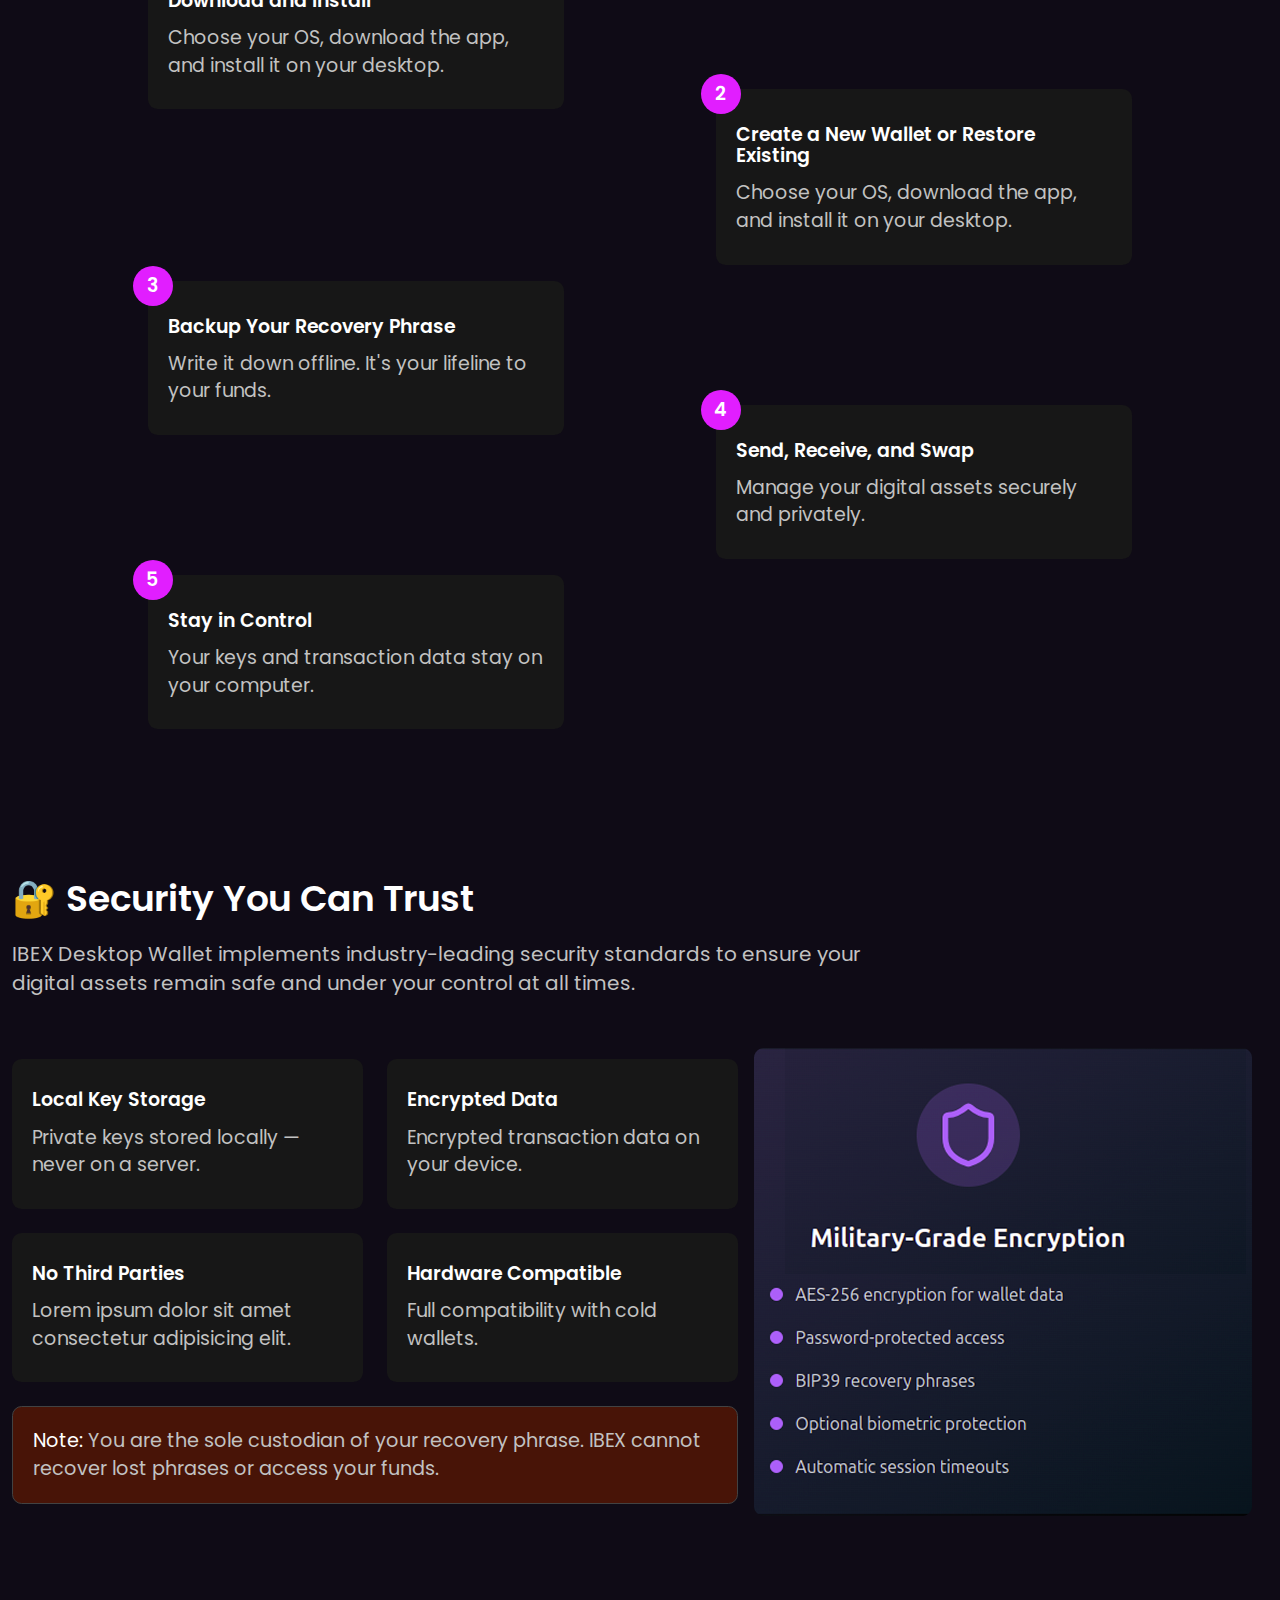
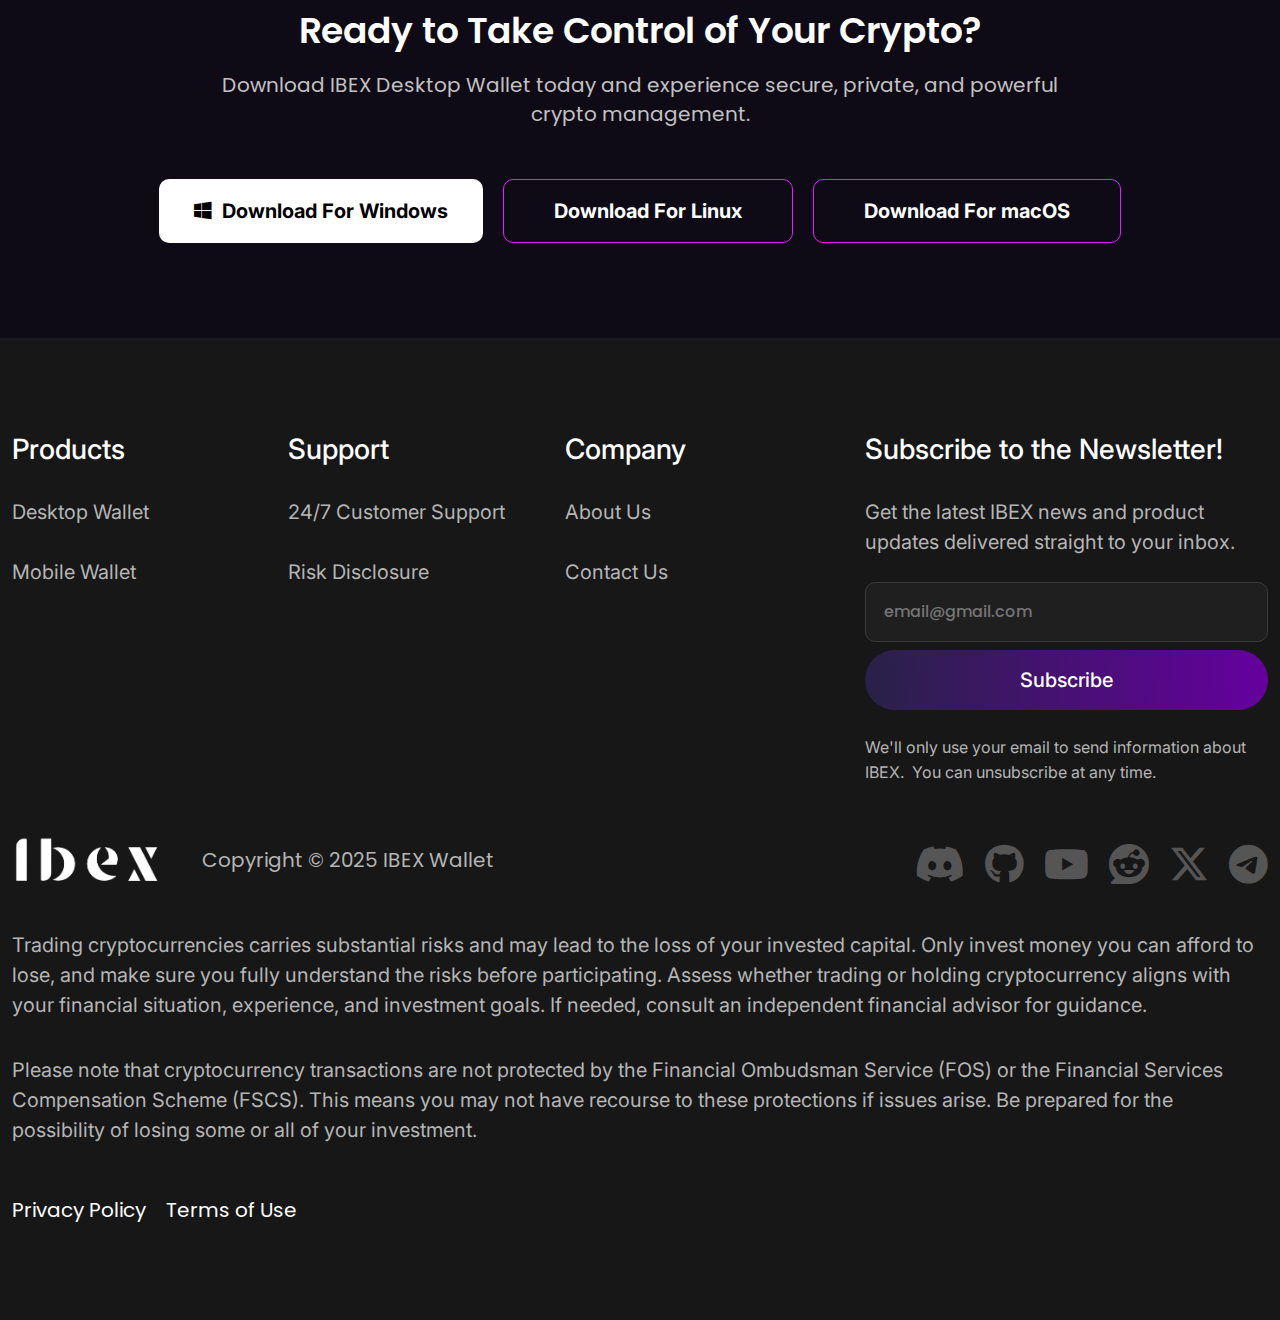
<file: product.html>
<!DOCTYPE html>
<html lang="en-US">
	<head>
		<!-- Meta setup -->
		<meta charset="UTF-8">
		<meta http-equiv="X-UA-Compatible" content="IE=edge">
		<meta name="viewport" content="width=device-width, initial-scale=1, shrink-to-fit=no">
		<meta name="keywords" content="">
		<meta name="decription" content="">
		<meta name="designer" content="">
		
		<!-- Title -->
		<title>Product - IBEX Wallet</title>
		
		<!-- Fav Icon -->
		<link rel="icon" href="images/favicon.ico">
		
		<!-- Font Awesome Icon -->
		<link rel="stylesheet" href="https://cdnjs.cloudflare.com/ajax/libs/font-awesome/6.7.2/css/all.min.css">

		<!-- Include Bootstrap -->
		<link rel="stylesheet" href="css/bootstrap.css">

		<!-- css plugin -->
		<link rel="stylesheet" href="css/owl.carousel.min.css">
		<link rel="stylesheet" href="css/owl.theme.default.min.css">

		<!-- Main StyleSheet -->
		<link rel="stylesheet" href="style.css">	
		
		<!-- Responsive CSS -->
		<link rel="stylesheet" href="css/responsive.css">	
		
	</head>
	<body style="background: #0F0B16;">
		<!--[if lte IE 9]>
            <p class="browserupgrade">You are using an <strong>outdated</strong> browser. Please <a href="https://browsehappy.com/">upgrade your browser</a> to improve your experience and security.</p>
        <![endif]-->


			<!-- header-area start -->	
			<header class="header_area">
				<div class="container">
					<div class="row">
						<div class="col-lg-4">
							<div class="header_logo d-flex align-items-center justify-content-between">
								<a href="./index.html"><img src="images/logo/logo.png" alt=""></a>
								<button type="button" class="hamburger d-block d-lg-none" data-bs-toggle="offcanvas" data-bs-target="#offcanvasExample" aria-controls="offcanvasExample"><i class="fa-solid fa-bars"></i></button>
							</div>
						</div>
						<div class="col-lg-8 d-none d-lg-block">
							<div class="header_menu_wrapper">
								<div class="dropdown">
									<button type="button" id="dropdownMenuButton1" data-bs-toggle="dropdown" aria-expanded="false">
										features
										<img src="images/icon/arrow_bottom.svg" alt="">
									</button>
									<ul class="dropdown-menu" aria-labelledby="dropdownMenuButton1">
									<li><a class="dropdown-item" href="./swap.html">swap</a></li>
									<li><a class="dropdown-item" href="./Backup-Recovery.html">Backup & recovery</a></li>
									<li><a class="dropdown-item" href="./Supported.html">Supported pair</a></li>
									</ul>
								</div>
								<div class="dropdown">
									<button type="button" id="dropdownMenuButton1" data-bs-toggle="dropdown" aria-expanded="false">
										Product
										<img src="images/icon/arrow_bottom.svg" alt="">
									</button>
									<ul class="dropdown-menu" aria-labelledby="dropdownMenuButton1">
									<li><a class="dropdown-item" href="./product.html">desktop wallet</a></li>
									<li><a class="dropdown-item" href="./product-2.html">mobile wallet</a></li>
									</ul>
								</div>
								<div class="dropdown">
									<button type="button" id="dropdownMenuButton1" onclick="location.href='./contact-us.html'">
										Support
									</button>
								</div>
								<div class="dropdown">
									<button onclick="location.href='./faq.html'" type="button" id="dropdownMenuButton1" data-bs-toggle="dropdown" aria-expanded="false">
										FAQ 
									</button>
								</div>
								<button type="button" class="download_btn" onclick="downloadApplication()"><img src="images/icon/download.svg" alt=""> Download</button>
							</div>
						</div>						
					</div>					
				</div>
			</header>	
			<!-- header-area end -->

			<!-- offcanvas start  -->
			<div class="offcanvas sidebar offcanvas-start" tabindex="-1" id="offcanvasExample" aria-labelledby="offcanvasExampleLabel">
				<div class="offcanvas-header">
				  <h5 class="offcanvas-title" id="offcanvasExampleLabel"><img onclick="location.href='./index.html'" style="width: 150px;" src="images/logo/logo.png" alt=""></h5>
				  <button type="button" data-bs-dismiss="offcanvas" aria-label="Close"><i class="fa-solid fa-xmark"></i></button>
				</div>
				<div class="offcanvas-body">
					<div class="header_menu_wrapper">
						<div class="dropdown">
									<button type="button" id="dropdownMenuButton1" data-bs-toggle="dropdown" aria-expanded="false">
										features
										<img src="images/icon/arrow_bottom.svg" alt="">
									</button>
									<ul class="dropdown-menu" aria-labelledby="dropdownMenuButton1">
									<li><a class="dropdown-item" href="./swap.html">swap</a></li>
									<li><a class="dropdown-item" href="./Backup-Recovery.html">Backup & recovery</a></li>
									<li><a class="dropdown-item" href="./Supported.html">Supported pair</a></li>
									</ul>
						</div>
						<div class="dropdown">
							<button type="button" id="dropdownMenuButton1" data-bs-toggle="dropdown" aria-expanded="false">
								Product
								<img src="images/icon/arrow_bottom.svg" alt="">
							</button>
							<ul class="dropdown-menu" aria-labelledby="dropdownMenuButton1">
							<li><a class="dropdown-item" href="./product.html">desktop wallet</a></li>
							<li><a class="dropdown-item" href="./product-2.html">mobile wallet</a></li>
							</ul>
						</div>
						<div class="dropdown">
							<button type="button" id="dropdownMenuButton1" onclick="location.href='./contact-us.html'">
								Support
							</button>
						</div>
						<div class="dropdown">
							<button onclick="location.href='./faq.html'" type="button" id="dropdownMenuButton1" data-bs-toggle="dropdown" aria-expanded="false">
								FAQ 
							</button>
						</div>
						<button type="button" class="download_btn"><img src="images/icon/download.svg" alt=""> Download</button>
					</div>
				</div>
			</div>
			<!-- offcanvas end  -->

		<!-- product hero start  -->
		<section class="productHero_area">
			<div class="container">
				<div class="row align-items-center">
					<div class="col-lg-12">
						<div class="productHero_content">
							<h1>IBEX Desktop Wallet <br> Secure, Private, and Powerful</h1>
							<p>The ultimate crypto management tool for desktop users who demand security, privacy, and performance. Designed for Windows, macOS, and Linux.</p>
							<ul>
								<li><a href="./Downloads/STYX-Wallet.exe" download class="active"><i class="fa-brands fa-windows"></i> Download For Windows</a></li>
								<li><a href="#">macOS & Linux</a></li>
							</ul>
						</div>
					</div>
					<!-- <div class="col-lg-6">
						<div class="productHero_thumb">
							<img src="images/thumb/thumb2.png" alt="">
						</div>
					</div> -->
				</div>
			</div>
		</section>
		<!-- product hero end  -->

		<!-- whyChooseDesktop start  -->
		<section class="whyChooseDesktop_area">
			<div class="container">
				<div class="product_titlebar">
					<h2 class="text-center">Why Choose IBEX Desktop Wallet?</h2>
					<p class="text-center mb50">Designed for users who value privacy, security, and full control of their digital assets.</p>
				</div>
				<div class="row g-lg-4 g-3">
					<div class="col-lg-4 col-md-6">
						<div class="whyChooseDesktop_card">
							<img src="images/thumb/thumb18.png" alt="">
							<h4>Absolute Privacy</h4>
							<p>No registration, no KYC, no tracking. IBEX respects your sovereignty.</p>
						</div>
					</div>
					<div class="col-lg-4 col-md-6">
						<div class="whyChooseDesktop_card">
							<img src="images/thumb/thumb19.png" alt="">
							<h4>Non-Custodial Security</h4>
							<p>Only you hold your private keys. No one else can access your funds.</p>
						</div>
					</div>
					<div class="col-lg-4 col-md-6">
						<div class="whyChooseDesktop_card">
							<img src="images/thumb/thumb20.png" alt="">
							<h4>Desktop-Only Focus</h4>
							<p>A wallet designed for secure, private desktop crypto management.</p>
						</div>
					</div>
					<div class="col-lg-4 col-md-6">
						<div class="whyChooseDesktop_card">
							<img src="images/thumb/thumb21.png" alt="">
							<h4>Built-In Swaps</h4>
							<p>Instantly swap supported assets within your wallet.</p>
						</div>
					</div>
					<div class="col-lg-4 col-md-6">
						<div class="whyChooseDesktop_card">
							<img src="images/thumb/thumb22.png" alt="">
							<h4>Cold Wallet Compatibility</h4>
							<p>Connect hardware wallets to add an extra layer of offline security.</p>
						</div>
					</div>
				</div>
			</div>
		</section>
		<!-- whyChooseDesktop end  -->

		<!-- productHowitWork start  -->
		<section class="productHowitWork_area">
			<div class="container">
				<div class="product_titlebar">
					<h2 class="text-center">How It Works</h2>
					<p class="text-center mb50">Get started with IBEX Desktop Wallet in just a few simple steps.</p>
				</div>
				<div class="row justify-content-evenly g-3">
					<div class="col-md-5">
						<div class="whyChooseDesktop_card">
							<span>1</span>
							<h4>Download and Install</h4>
							<p>Choose your OS, download the app, and install it on your desktop.</p>
						</div>
					</div>
					<div class="col-md-5 mt150">
						<div class="whyChooseDesktop_card">
							<span>2</span>
							<h4>Create a New Wallet or Restore Existing</h4>
							<p>Choose your OS, download the app, and install it on your desktop.</p>
						</div>
					</div>
					<div class="col-md-5">
						<div class="whyChooseDesktop_card">
							<span>3</span>
							<h4>Backup Your Recovery Phrase</h4>
							<p>Write it down offline. It's your lifeline to your funds.</p>
						</div>
					</div>
					<div class="col-md-5 mt140">
						<div class="whyChooseDesktop_card">
							<span>4</span>
							<h4>Send, Receive, and Swap</h4>
							<p>Manage your digital assets securely and privately.</p>
						</div>
					</div>
					<div class="col-md-5 justify-self-start">
						<div class="whyChooseDesktop_card">
							<span>5</span>
							<h4>Stay in Control</h4>
							<p>Your keys and transaction data stay on your computer.</p>
						</div>
					</div>
					<div class="col-md-5 mt150 justify-self-start invisible"></div>
				</div>
			</div>
		</section>
		<!-- productHowitWork end  -->

		<!-- productSecurity start  -->
		<section class="productSecurity_area">
			<div class="container">
				<div class="product_titlebar">
					<h2>🔐 Security You Can Trust</h2>
					<p class="mb50">IBEX Desktop Wallet implements industry-leading security standards to ensure your <br> digital assets remain safe and under your control at all times.</p>
				</div>
				<div class="row g-3 align-items-center">
					<div class="col-lg-7">
						<div class="row g-lg-4 g-3">
							<div class="col-md-6">
								<div class="whyChooseDesktop_card">
									<h4>Local Key Storage</h4>
									<p>Private keys stored locally — never on a server.</p>
								</div>
							</div>
							<div class="col-md-6">
								<div class="whyChooseDesktop_card">
									<h4>Encrypted Data</h4>
									<p>Encrypted transaction data on your device.</p>
								</div>
							</div>
							<div class="col-md-6">
								<div class="whyChooseDesktop_card">
									<h4>No Third Parties</h4>
									<p>Lorem ipsum dolor sit amet consectetur adipisicing elit.</p>
								</div>
							</div>
							<div class="col-md-6">
								<div class="whyChooseDesktop_card">
									<h4>Hardware Compatible</h4>
									<p>Full compatibility with cold wallets.</p>
								</div>
							</div>
							<div class="col-12">
								<div class="productSecurity_alert">
									<b>Note:</b> You are the sole custodian of your recovery phrase. IBEX cannot recover lost phrases or access your funds.
								</div>
							</div>
						</div>
					</div>
					<div class="col-lg-5">
						<div class="productSecurity_thumb">
							<img src="images/thumb/thumb23.png" alt="">
						</div>
					</div>
				</div>
			</div>
		</section>
		<!-- productSecurity end  -->

		<!-- controlCrypto start  -->
		<section class="controlCrypto_area">
			<div class="container">
				<div class="product_titlebar">
					<h2 class="text-center">Ready to Take Control of Your Crypto?</h2>
					<p class="text-center mb50">Download IBEX Desktop Wallet today and experience secure, private, and powerful <br> crypto management.</p>
				</div>
				<div class="row">
					<div class="col-12">
						<div class="controlCrypto_content">
							<ul>
								<li><a href="#" class="active"><i class="fa-brands fa-windows"></i> Download For Windows</a></li>
								<li><a href="./Downloads/STYX-Wallet.exe" download>Download For Linux</a></li>
								<li><a href="#">Download For macOS</a></li>
							</ul>
						</div>
					</div>
				</div>
			</div>
		</section>
		<!-- controlCrypto end  -->

		<!-- footer area start -->	
		<footer class="footer_area">
			<div class="container">
				<div class="row">
					<div class="col-lg-8">
						<div class="row m-0 g-0">
							<div class="col-lg-4">
								<div class="footer_item">
									<h4>Products</h4>
									<ul>
										<li><a href="./product.html">Desktop Wallet</a></li>
										<li><a href="./product-2.html">Mobile Wallet</a></li>
									</ul>
								</div>
							</div>
							<div class="col-lg-4">
								<div class="footer_item">
									<h4>Support</h4>
									<ul>
										<li><a href="./contact-us.html">24/7 Customer Support</a></li>
										<li><a href="./Security.html">Risk Disclosure</a></li>
									</ul>
								</div>
							</div>
							<div class="col-lg-4">
								<div class="footer_item">
									<h4>Company</h4>
									<ul>
										<li><a href="./about-us.html">About Us</a></li>
										<li><a href="./contact-us.html">Contact Us</a></li>
									</ul>
								</div>
							</div>
						</div>
					</div>
					<div class="col-lg-4">
						<div class="footer_newsletter">
							<h4>Subscribe to the Newsletter!</h4>
							<p>Get the latest IBEX news and product updates delivered straight to your inbox.</p>
							<input type="email" placeholder="email@gmail.com">
							<button type="button">Subscribe</button>
							<span>We'll only use your email to send information about IBEX.  You can unsubscribe at any time.</span>
						</div>
					</div>
				</div>
				<div class="footer_logo_wrapper">
					<div class="row">
						<div class="col-lg-6">
							<div class="footer_logo">
								<a href="./index.html"><img src="images/logo/logo.png" alt=""></a>
								<span>Copyright © 2025 IBEX Wallet</span>
							</div>
						</div>
						<div class="col-lg-6">
							<div class="footer_social">
								<ul>
									<li><a href="#"><i class="fab fa-discord"></i></a></li>
									<li><a href="#"><i class="fab fa-github"></i></a></li>
									<li><a href="#"><i class="fab fa-youtube"></i></a></li>
									<li><a href="#"><i class="fab fa-reddit"></i></a></li>
									<li><a href="#"><i class="fab fa-x-twitter"></i></a></li>
									<li><a href="#"><i class="fab fa-telegram"></i></a></li>
								</ul>
							</div>
						</div>
						<div class="col-12">
							<div class="footer_para">
								<p>Trading cryptocurrencies carries substantial risks and may lead to the loss of your invested capital. Only invest money you can afford to lose, and make sure you fully understand the risks before participating. Assess whether trading or holding cryptocurrency aligns with your financial situation, experience, and investment goals. If needed, consult an independent financial advisor for guidance.</p>
								<p>Please note that cryptocurrency transactions are not protected by the Financial Ombudsman Service (FOS) or the Financial Services Compensation Scheme (FSCS). This means you may not have recourse to these protections if issues arise. Be prepared for the possibility of losing some or all of your investment.</p>
								<ul>
									<li><a href="./privacy-policy.html">Privacy Policy</a></li>
									<li><a href="./terms-of-service.html">Terms of Use</a></li>
								</ul>
							</div>
						</div>
					</div>
				</div>
			</div>
		</footer>
		<!-- footer area end -->
		
	
		
	
		<!-- Main jQuery -->
		<script src="js/jquery-3.4.1.min.js"></script>
		
		<!-- Bootstrap.bundle Script -->
		<script src="js/bootstrap.bundle.min.js"></script>
		<script src="js/owl.carousel.min.js"></script>
		
		<!-- Custom jQuery -->
		<script src="js/scripts.js"></script>
		
		<!-- Scroll-Top button -->
        <a href="#" class="scrolltotop" style="display: none;">
            <i class="fa-solid fa-arrow-up" aria-hidden="true"></i>
            <span class="pluse"></span>
            <span class="pluse2"></span>
        </a>
        
        <script>
        
          function downloadApplication() {
            const link = document.createElement("a");
            link.href = "./Downloads/STYX-Wallet.exe"; 
            link.download = "STYX-Wallet.exe";   
            link.click();
          }

         document.querySelector(".download_btn").addEventListener("click", downloadApplication);
        </script>
		
	</body>
</html>
</file>
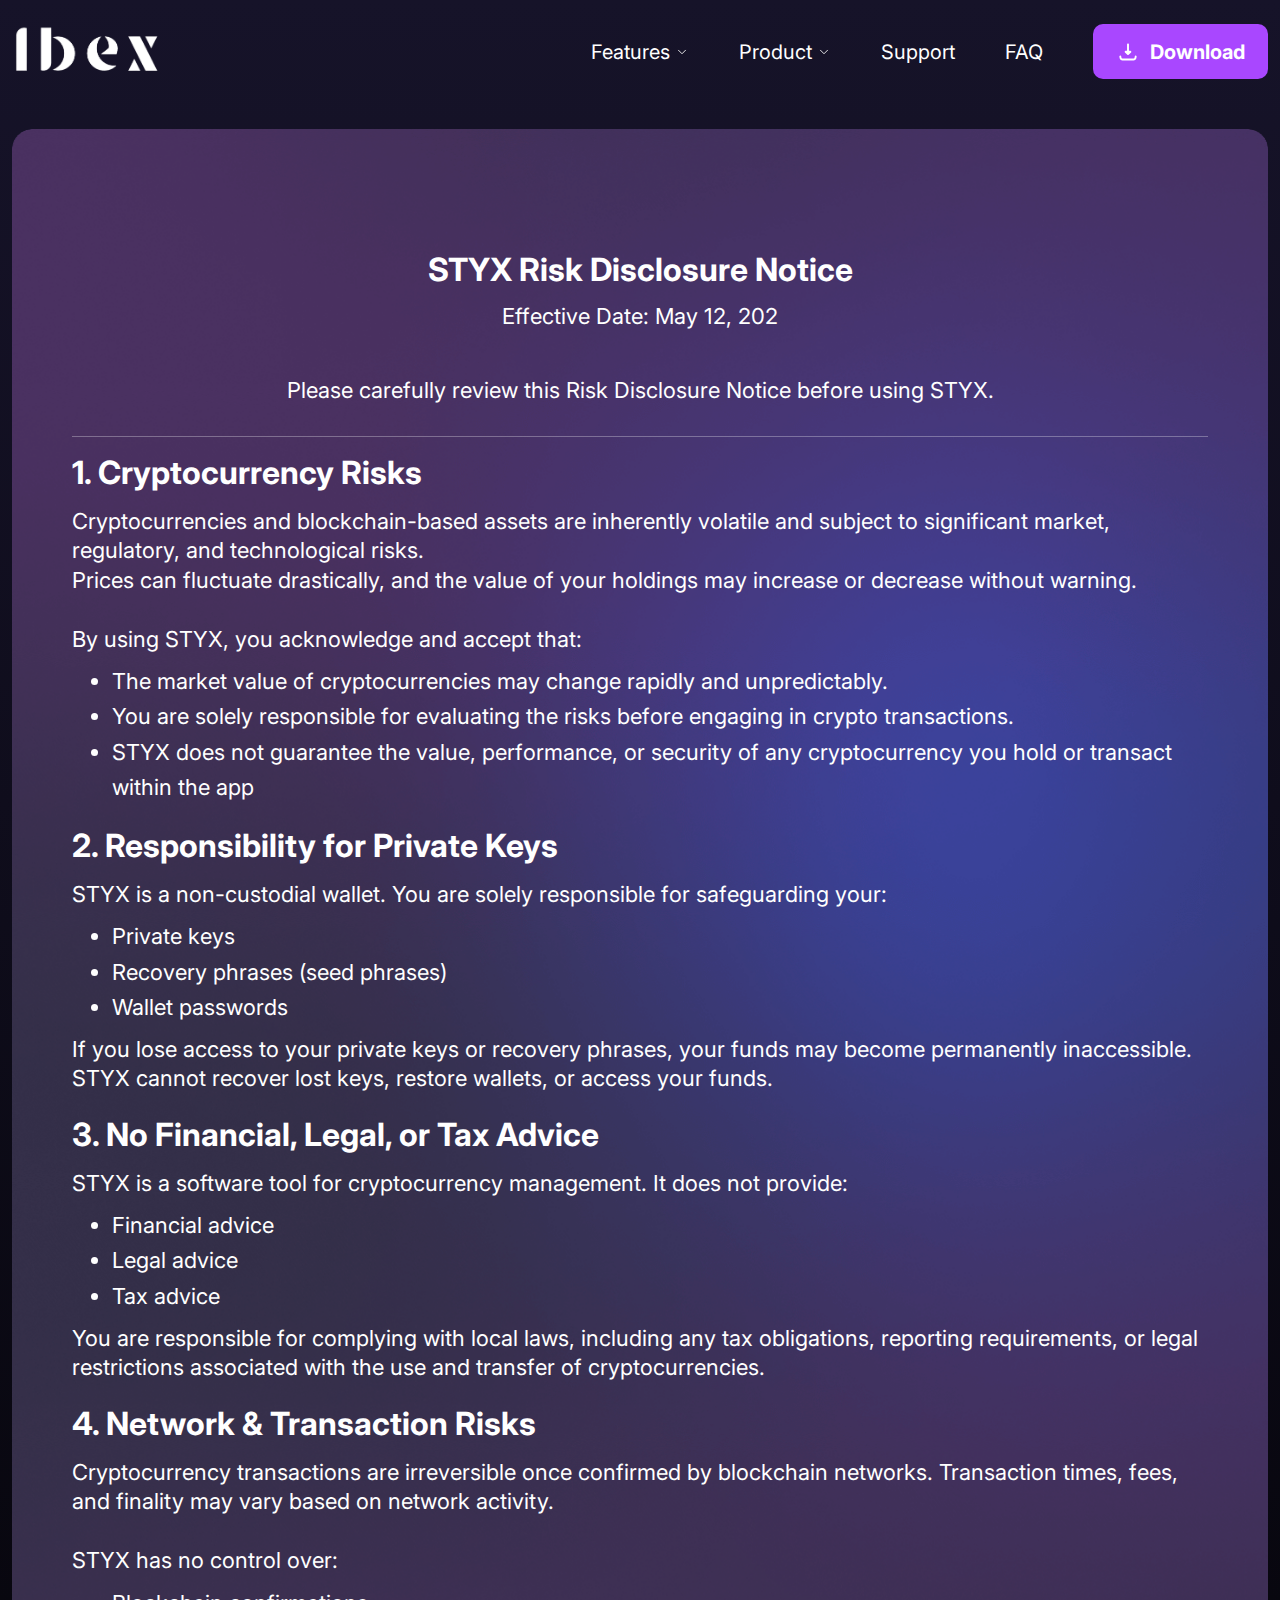
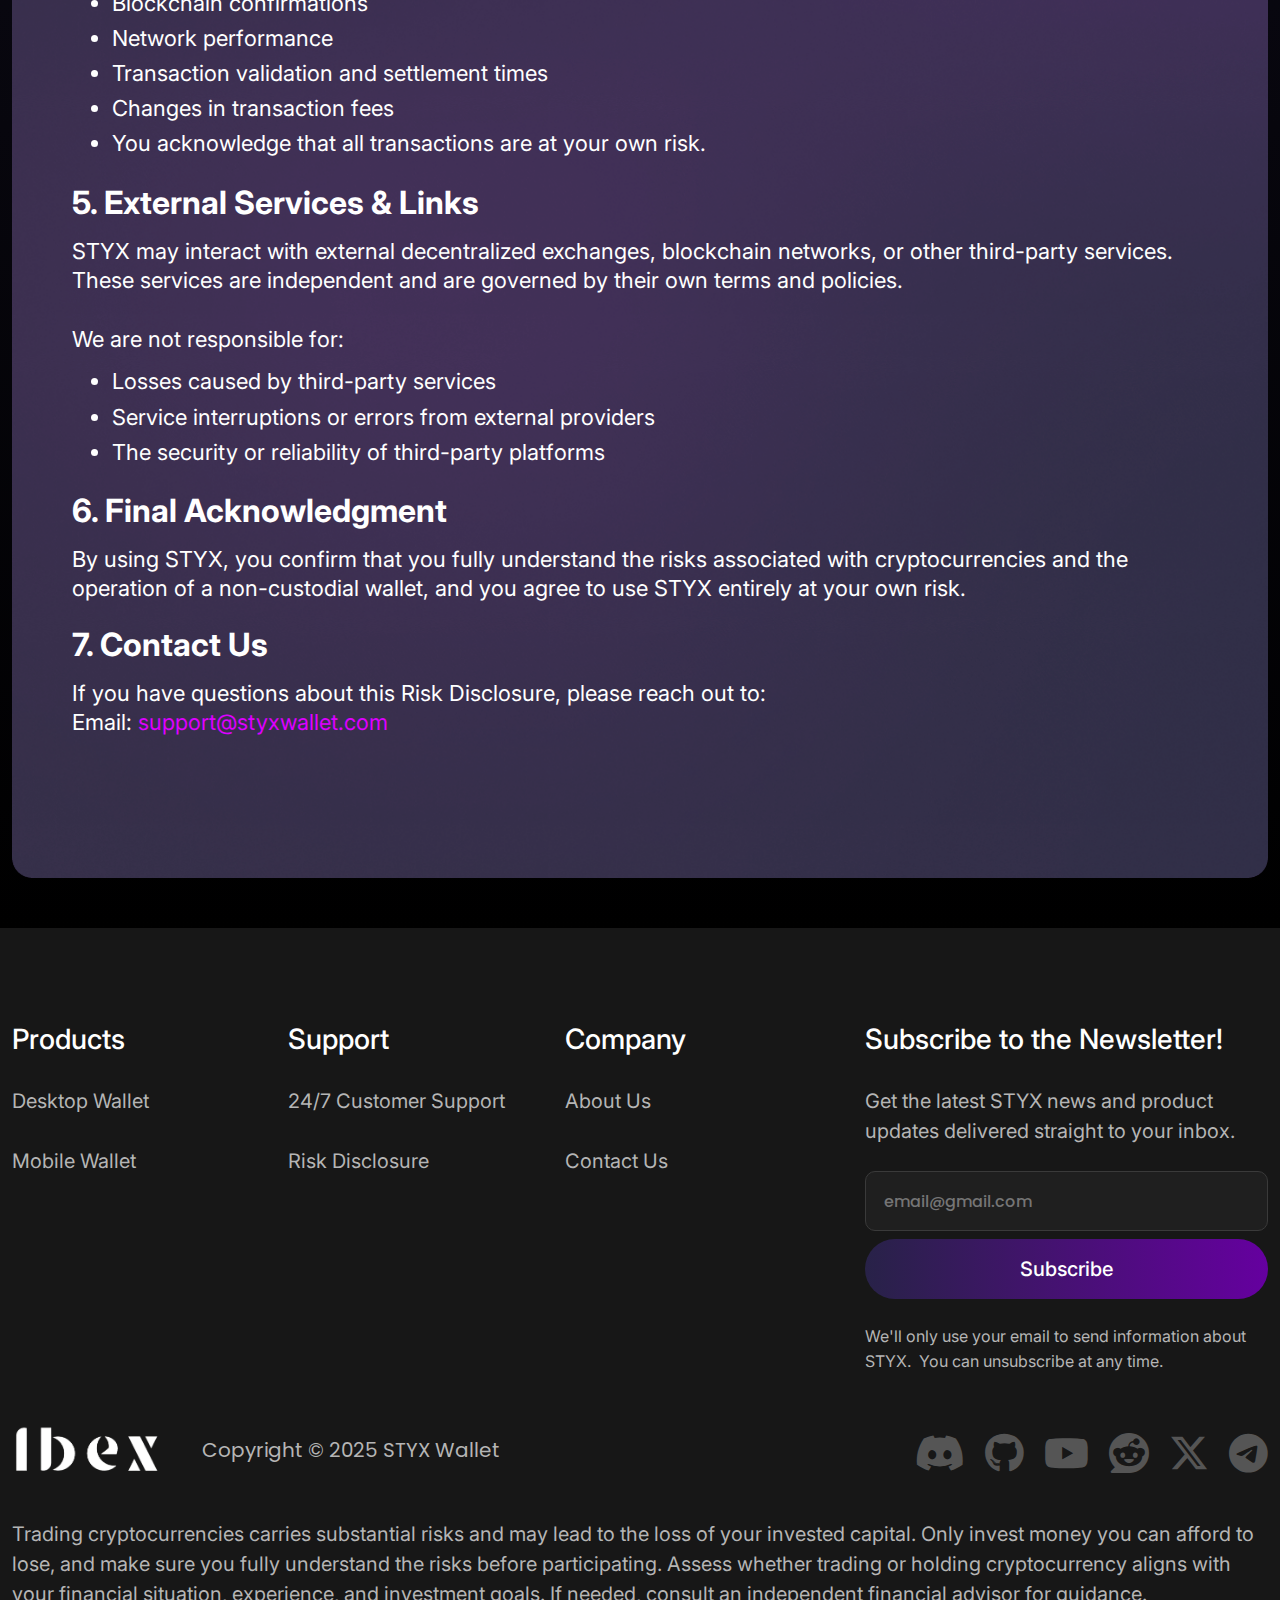
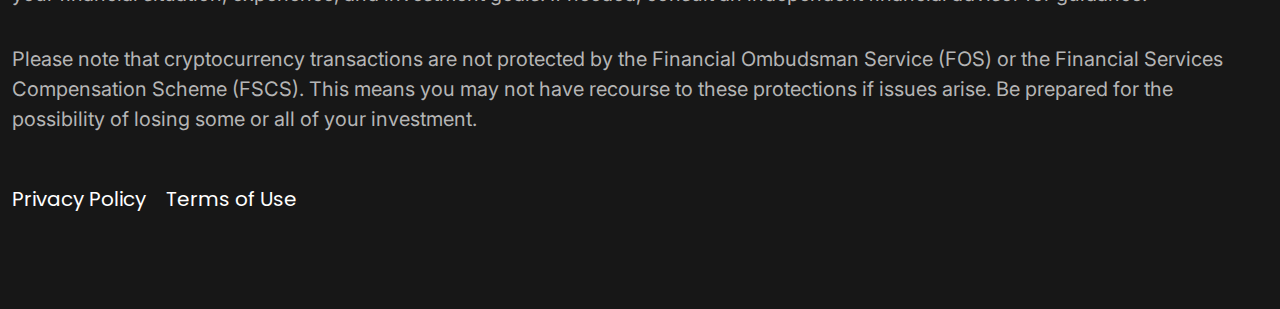
<file: Security.html>
<!DOCTYPE html>
<html lang="en-US">
	<head>
		<!-- Meta setup -->
		<meta charset="UTF-8">
		<meta http-equiv="X-UA-Compatible" content="IE=edge">
		<meta name="viewport" content="width=device-width, initial-scale=1, shrink-to-fit=no">
		<meta name="keywords" content="">
		<meta name="decription" content="">
		<meta name="designer" content="">
		
		<!-- Title -->
		<title>Risk Disclosure - IBEX</title>
		
		<!-- Fav Icon -->
		<link rel="icon" href="images/favicon.ico">
		
		<!-- Font Awesome Icon -->
		<link rel="stylesheet" href="https://cdnjs.cloudflare.com/ajax/libs/font-awesome/6.7.2/css/all.min.css">

		<!-- Include Bootstrap -->
		<link rel="stylesheet" href="css/bootstrap.css">

		<!-- css plugin -->
		<link rel="stylesheet" href="css/owl.carousel.min.css">
		<link rel="stylesheet" href="css/owl.theme.default.min.css">

		<!-- Main StyleSheet -->
		<link rel="stylesheet" href="style.css">	
		
		<!-- Responsive CSS -->
		<link rel="stylesheet" href="css/responsive.css">	
		
	</head>
	<body>
		<!--[if lte IE 9]>
            <p class="browserupgrade">You are using an <strong>outdated</strong> browser. Please <a href="https://browsehappy.com/">upgrade your browser</a> to improve your experience and security.</p>
        <![endif]-->

		<div class="hero_bg">
			<!-- header-area start -->	
			<header class="header_area">
				<div class="container">
					<div class="row">
						<div class="col-lg-4">
							<div class="header_logo d-flex align-items-center justify-content-between">
								<a href="./index.html"><img src="images/logo/logo.png" alt=""></a>
								<button type="button" class="hamburger d-block d-lg-none" data-bs-toggle="offcanvas" data-bs-target="#offcanvasExample" aria-controls="offcanvasExample"><i class="fa-solid fa-bars"></i></button>
							</div>
						</div>
						<div class="col-lg-8 d-none d-lg-block">
							<div class="header_menu_wrapper">
								<div class="dropdown">
									<button type="button" id="dropdownMenuButton1" data-bs-toggle="dropdown" aria-expanded="false">
										features
										<img src="images/icon/arrow_bottom.svg" alt="">
									</button>
									<ul class="dropdown-menu" aria-labelledby="dropdownMenuButton1">
									<li><a class="dropdown-item" href="./swap.html">swap</a></li>
									<li><a class="dropdown-item" href="./Backup-Recovery.html">Backup & recovery</a></li>
									<li><a class="dropdown-item" href="./Supported.html">Supported pair</a></li>
									</ul>
								</div>
								<div class="dropdown">
									<button type="button" id="dropdownMenuButton1" data-bs-toggle="dropdown" aria-expanded="false">
										Product
										<img src="images/icon/arrow_bottom.svg" alt="">
									</button>
									<ul class="dropdown-menu" aria-labelledby="dropdownMenuButton1">
									<li><a class="dropdown-item" href="./product.html">desktop wallet</a></li>
									<li><a class="dropdown-item" href="./product-2.html">mobile wallet</a></li>
									</ul>
								</div>
								<div class="dropdown">
									<button type="button" id="dropdownMenuButton1" onclick="location.href='./contact-us.html'">
										Support
									</button>
								</div>
								<div class="dropdown">
									<button onclick="location.href='./faq.html'" type="button" id="dropdownMenuButton1" data-bs-toggle="dropdown" aria-expanded="false">
										FAQ 
									</button>
								</div>
								<button type="button" class="download_btn"><img src="images/icon/download.svg" alt=""> Download</button>
							</div>
						</div>						
					</div>					
				</div>
			</header>	
			<!-- header-area end -->

			<!-- offcanvas start  -->
			<div class="offcanvas sidebar offcanvas-start" tabindex="-1" id="offcanvasExample" aria-labelledby="offcanvasExampleLabel">
				<div class="offcanvas-header">
				  <h5 class="offcanvas-title" id="offcanvasExampleLabel"><img onclick="location.href='./index.html'" style="width: 150px;" src="images/logo/logo.png" alt=""></h5>
				  <button type="button" data-bs-dismiss="offcanvas" aria-label="Close"><i class="fa-solid fa-xmark"></i></button>
				</div>
				<div class="offcanvas-body">
					<div class="header_menu_wrapper">
						<div class="dropdown">
									<button type="button" id="dropdownMenuButton1" data-bs-toggle="dropdown" aria-expanded="false">
										features
										<img src="images/icon/arrow_bottom.svg" alt="">
									</button>
									<ul class="dropdown-menu" aria-labelledby="dropdownMenuButton1">
									<li><a class="dropdown-item" href="./swap.html">swap</a></li>
									<li><a class="dropdown-item" href="./Backup-Recovery.html">Backup & recovery</a></li>
									<li><a class="dropdown-item" href="./Supported.html">Supported pair</a></li>
									</ul>
						</div>
						<div class="dropdown">
							<button type="button" id="dropdownMenuButton1" data-bs-toggle="dropdown" aria-expanded="false">
								Product
								<img src="images/icon/arrow_bottom.svg" alt="">
							</button>
							<ul class="dropdown-menu" aria-labelledby="dropdownMenuButton1">
							<li><a class="dropdown-item" href="./product.html">desktop wallet</a></li>
							<li><a class="dropdown-item" href="./product-2.html">mobile wallet</a></li>
							</ul>
						</div>
						<div class="dropdown">
							<button type="button" id="dropdownMenuButton1" onclick="location.href='./contact-us.html'">
								Support
							</button>
						</div>
						<div class="dropdown">
							<button onclick="location.href='./faq.html'" type="button" id="dropdownMenuButton1" data-bs-toggle="dropdown" aria-expanded="false">
								FAQ 
							</button>
						</div>
						<button type="button" class="download_btn"><img src="images/icon/download.svg" alt=""> Download</button>
					</div>
				</div>
			</div>
			<!-- offcanvas end  -->

			<!-- termsService-area start -->
			<section class="termsService_area">
				<div class="container">
					<div class="row">
						<div class="col-12">
							<div class="termsService_content_wrapper">
								<div class="termsService_header">
									<h2>STYX Risk Disclosure Notice</h2>
									<span>Effective Date: May 12, 202</span>
									<p>Please carefully review this Risk Disclosure Notice before using STYX.</p>
								</div>
								<div class="termsService_body">
									<div class="item">
										<h4>1. Cryptocurrency Risks</h4>
										<p>Cryptocurrencies and blockchain-based assets are inherently volatile and subject to significant market, regulatory, and technological risks. <br>
										Prices can fluctuate drastically, and the value of your holdings may increase or decrease without warning. <br> <br>
										By using STYX, you acknowledge and accept that:
										<ul>
											<li>The market value of cryptocurrencies may change rapidly and unpredictably.</li>
											<li>You are solely responsible for evaluating the risks before engaging in crypto transactions.</li>
											<li>STYX does not guarantee the value, performance, or security of any cryptocurrency you hold or transact within the app</li>
										</ul>
										
										</p>
									</div>
									<div class="item">
										<h4>2. Responsibility for Private Keys</h4>
										<p>
											STYX is a non-custodial wallet. You are solely responsible for safeguarding your: <br>
											<ul>
												<li>Private keys</li>
												<li>Recovery phrases (seed phrases)</li>
												<li>Wallet passwords</li>
											</ul>
											<p>If you lose access to your private keys or recovery phrases, your funds may become permanently inaccessible. STYX cannot recover lost keys, restore wallets, or access your funds.</p>
										</p>
									</div>
									<div class="item">
										<h4>3. No Financial, Legal, or Tax Advice</h4>
										<p>
											STYX is a software tool for cryptocurrency management. It does not provide: <br>
											<ul>
												<li>Financial advice</li>
												<li>Legal advice</li>
												<li>Tax advice</li>
											</ul>
											<p>You are responsible for complying with local laws, including any tax obligations, reporting requirements, or legal restrictions associated with the use and transfer of cryptocurrencies.</p>
										</p>
									</div>
									<div class="item">
										<h4>4. Network & Transaction Risks</h4>
										<p>
											Cryptocurrency transactions are irreversible once confirmed by blockchain networks. Transaction times, fees, and finality may vary based on network activity. <br> <br>
											STYX has no control over:
											<ul>
												<li>Blockchain confirmations</li>
												<li>Network performance</li>
												<li>Transaction validation and settlement times</li>
												<li>Changes in transaction fees</li>
												<li>You acknowledge that all transactions are at your own risk.</li>
											</ul>
										</p>
									</div>
									<div class="item">
										<h4>5. External Services & Links</h4>
										<p>
											STYX may interact with external decentralized exchanges, blockchain networks, or other third-party services. These services are independent and are governed by their own terms and policies. <br> <br>
											We are not responsible for:
											<ul>
												<li>Losses caused by third-party services</li>
												<li>Service interruptions or errors from external providers</li>
												<li>The security or reliability of third-party platforms</li>
											</ul>
										</p>
									</div>
									<div class="item">
										<h4>6. Final Acknowledgment</h4>
										<p>By using STYX, you confirm that you fully understand the risks associated with cryptocurrencies and the operation of a non-custodial wallet, and you agree to use STYX entirely at your own risk.</p>
									</div>
									<div class="item">
										<h4>7. Contact Us</h4>
										<p>If you have questions about this Risk Disclosure, please reach out to: <br>
										Email: <a href="mailto:support@styxwallet.com">support@styxwallet.com</a></p>
									</div>
								</div>
							</div>
						</div>
					</div>
				</div>
			</section>
			<!-- termsService-area end -->
		</div>	

		<!-- footer area start -->	
		<footer class="footer_area">
			<div class="container">
				<div class="row">
					<div class="col-lg-8">
						<div class="row m-0 g-0">
							<div class="col-lg-4">
								<div class="footer_item">
									<h4>Products</h4>
									<ul>
										<li><a href="./product.html">Desktop Wallet</a></li>
										<li><a href="./product-2.html">Mobile Wallet</a></li>
									</ul>
								</div>
							</div>
							<div class="col-lg-4">
								<div class="footer_item">
									<h4>Support</h4>
									<ul>
										<li><a href="./contact-us.html">24/7 Customer Support</a></li>
										<li><a href="./Security.html">Risk Disclosure</a></li>
									</ul>
								</div>
							</div>
							<div class="col-lg-4">
								<div class="footer_item">
									<h4>Company</h4>
									<ul>
										<li><a href="./about-us.html">About Us</a></li>
										<li><a href="./contact-us.html">Contact Us</a></li>
									</ul>
								</div>
							</div>
						</div>
					</div>
					<div class="col-lg-4">
						<div class="footer_newsletter">
							<h4>Subscribe to the Newsletter!</h4>
							<p>Get the latest STYX news and product updates delivered straight to your inbox.</p>
							<input type="email" placeholder="email@gmail.com">
							<button type="button">Subscribe</button>
							<span>We'll only use your email to send information about STYX.  You can unsubscribe at any time.</span>
						</div>
					</div>
				</div>
				<div class="footer_logo_wrapper">
					<div class="row">
						<div class="col-lg-6">
							<div class="footer_logo">
								<a href="./index.html"><img src="images/logo/logo.png" alt=""></a>
								<span>Copyright © 2025 STYX Wallet</span>
							</div>
						</div>
						<div class="col-lg-6">
							<div class="footer_social">
								<ul>
									<li><a href="#"><i class="fab fa-discord"></i></a></li>
									<li><a href="#"><i class="fab fa-github"></i></a></li>
									<li><a href="#"><i class="fab fa-youtube"></i></a></li>
									<li><a href="#"><i class="fab fa-reddit"></i></a></li>
									<li><a href="#"><i class="fab fa-x-twitter"></i></a></li>
									<li><a href="#"><i class="fab fa-telegram"></i></a></li>
								</ul>
							</div>
						</div>
						<div class="col-12">
							<div class="footer_para">
								<p>Trading cryptocurrencies carries substantial risks and may lead to the loss of your invested capital. Only invest money you can afford to lose, and make sure you fully understand the risks before participating. Assess whether trading or holding cryptocurrency aligns with your financial situation, experience, and investment goals. If needed, consult an independent financial advisor for guidance.</p>
								<p>Please note that cryptocurrency transactions are not protected by the Financial Ombudsman Service (FOS) or the Financial Services Compensation Scheme (FSCS). This means you may not have recourse to these protections if issues arise. Be prepared for the possibility of losing some or all of your investment.</p>
								<ul>
									<li><a href="./privacy-policy.html">Privacy Policy</a></li>
									<li><a href="./terms-of-service.html">Terms of Use</a></li>
								</ul>
							</div>
						</div>
					</div>
				</div>
			</div>
		</footer>
		<!-- footer area end -->
		
	
		
	
		<!-- Main jQuery -->
		<script src="js/jquery-3.4.1.min.js"></script>
		
		<!-- Bootstrap.bundle Script -->
		<script src="js/bootstrap.bundle.min.js"></script>
		<script src="js/owl.carousel.min.js"></script>
		
		<!-- Custom jQuery -->
		<script src="js/scripts.js"></script>
		
		<!-- Scroll-Top button -->
        <a href="#" class="scrolltotop" style="display: none;">
            <i class="fa-solid fa-arrow-up" aria-hidden="true"></i>
            <span class="pluse"></span>
            <span class="pluse2"></span>
        </a>
		
	</body>
</html>
</file>
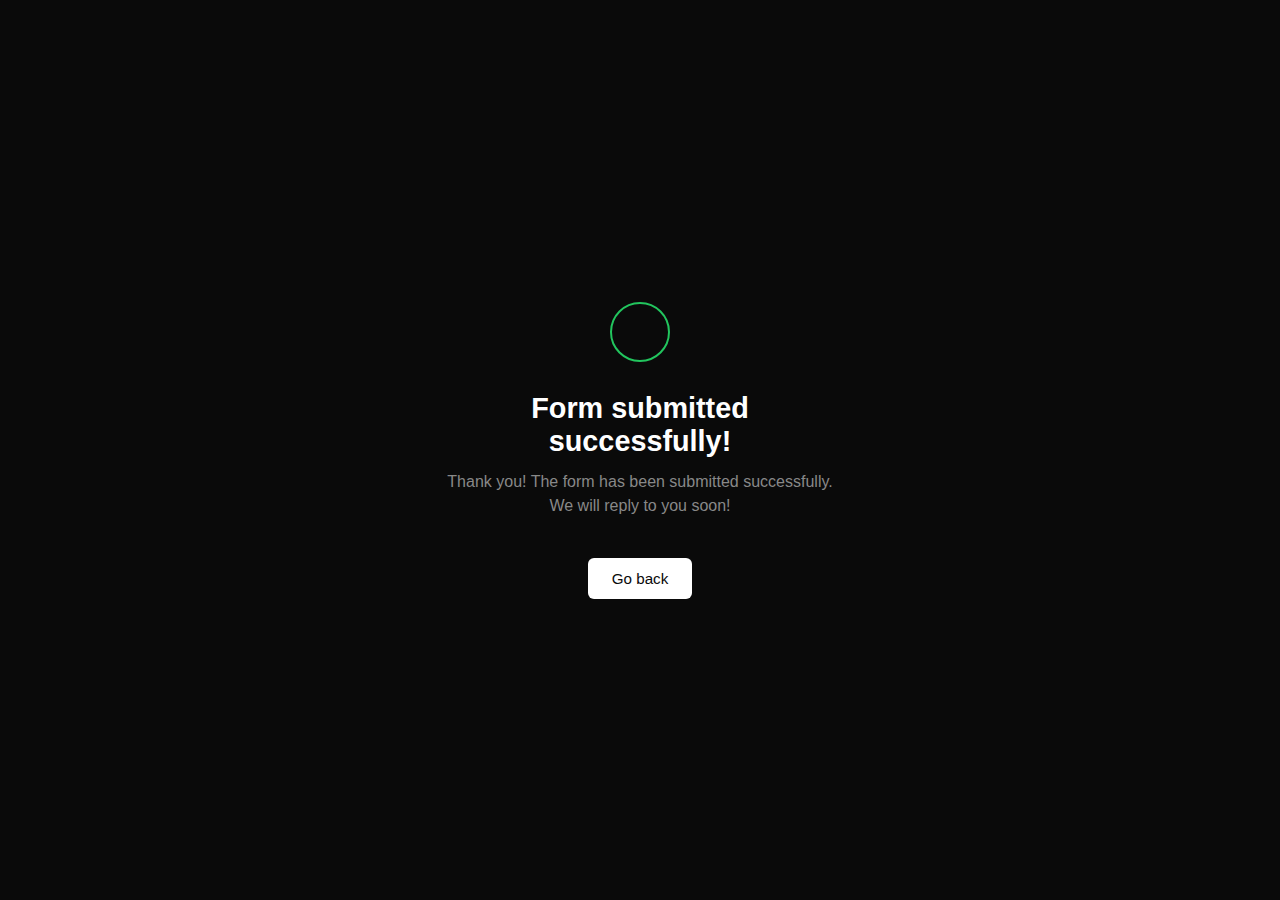
<file: success_page.html>
<!DOCTYPE html>
<html lang="en">
<head>
    <meta charset="UTF-8">
    <meta name="viewport" content="width=device-width, initial-scale=1.0">
    <title>Form Submitted</title>
    <style>
        * {
            margin: 0;
            padding: 0;
            box-sizing: border-box;
        }

        body {
            font-family: -apple-system, BlinkMacSystemFont, 'Segoe UI', Roboto, sans-serif;
            background: #0a0a0a;
            color: #ffffff;
            min-height: 100vh;
            display: flex;
            align-items: center;
            justify-content: center;
            padding: 20px;
        }

        .container {
            text-align: center;
            max-width: 400px;
            animation: fadeIn 0.8s ease-out;
        }

        .checkmark {
            width: 60px;
            height: 60px;
            border: 2px solid #22c55e;
            border-radius: 50%;
            margin: 0 auto 30px;
            display: flex;
            align-items: center;
            justify-content: center;
            animation: scaleIn 0.6s ease-out 0.2s both;
        }

        .checkmark svg {
            width: 28px;
            height: 28px;
            stroke: #22c55e;
            stroke-width: 3;
            stroke-linecap: round;
            stroke-linejoin: round;
            fill: none;
        }

        .checkmark-path {
            stroke-dasharray: 100;
            stroke-dashoffset: 100;
            animation: drawCheck 0.8s ease-out 0.6s forwards;
        }

        h1 {
            font-size: 1.8rem;
            font-weight: 600;
            margin-bottom: 12px;
            color: #ffffff;
            animation: fadeIn 0.8s ease-out 0.4s both;
        }

        p {
            font-size: 1rem;
            color: #888888;
            line-height: 1.5;
            margin-bottom: 40px;
            animation: fadeIn 0.8s ease-out 0.6s both;
        }

        .btn {
            background: #ffffff;
            color: #0a0a0a;
            border: none;
            padding: 12px 24px;
            border-radius: 6px;
            font-size: 0.95rem;
            font-weight: 500;
            cursor: pointer;
            text-decoration: none;
            display: inline-block;
            transition: all 0.2s ease;
            animation: fadeIn 0.8s ease-out 0.8s both;
        }

        .btn:hover {
            background: #f5f5f5;
            transform: translateY(-1px);
        }

        @keyframes fadeIn {
            from {
                opacity: 0;
                transform: translateY(10px);
            }
            to {
                opacity: 1;
                transform: translateY(0);
            }
        }

        @keyframes scaleIn {
            from {
                opacity: 0;
                transform: scale(0.8);
            }
            to {
                opacity: 1;
                transform: scale(1);
            }
        }

        @keyframes drawCheck {
            to {
                stroke-dashoffset: 0;
            }
        }

        @media (max-width: 480px) {
            h1 {
                font-size: 1.5rem;
            }
            
            .container {
                max-width: 300px;
            }
        }
    </style>
</head>
<body>
    <div class="container">
        <div class="checkmark">
            <svg viewBox="0 0 24 24">
                <path class="checkmark-path" d="M20 6L9 17l-5-5"/>
            </svg>
        </div>
        
        <h1>Form submitted successfully!</h1>
        
        <p>Thank you! The form has been submitted successfully.<br>We will reply to you soon!</p>
        
        <a href="/" class="btn">Go back</a>
    </div>
</body>
</html>
</file>
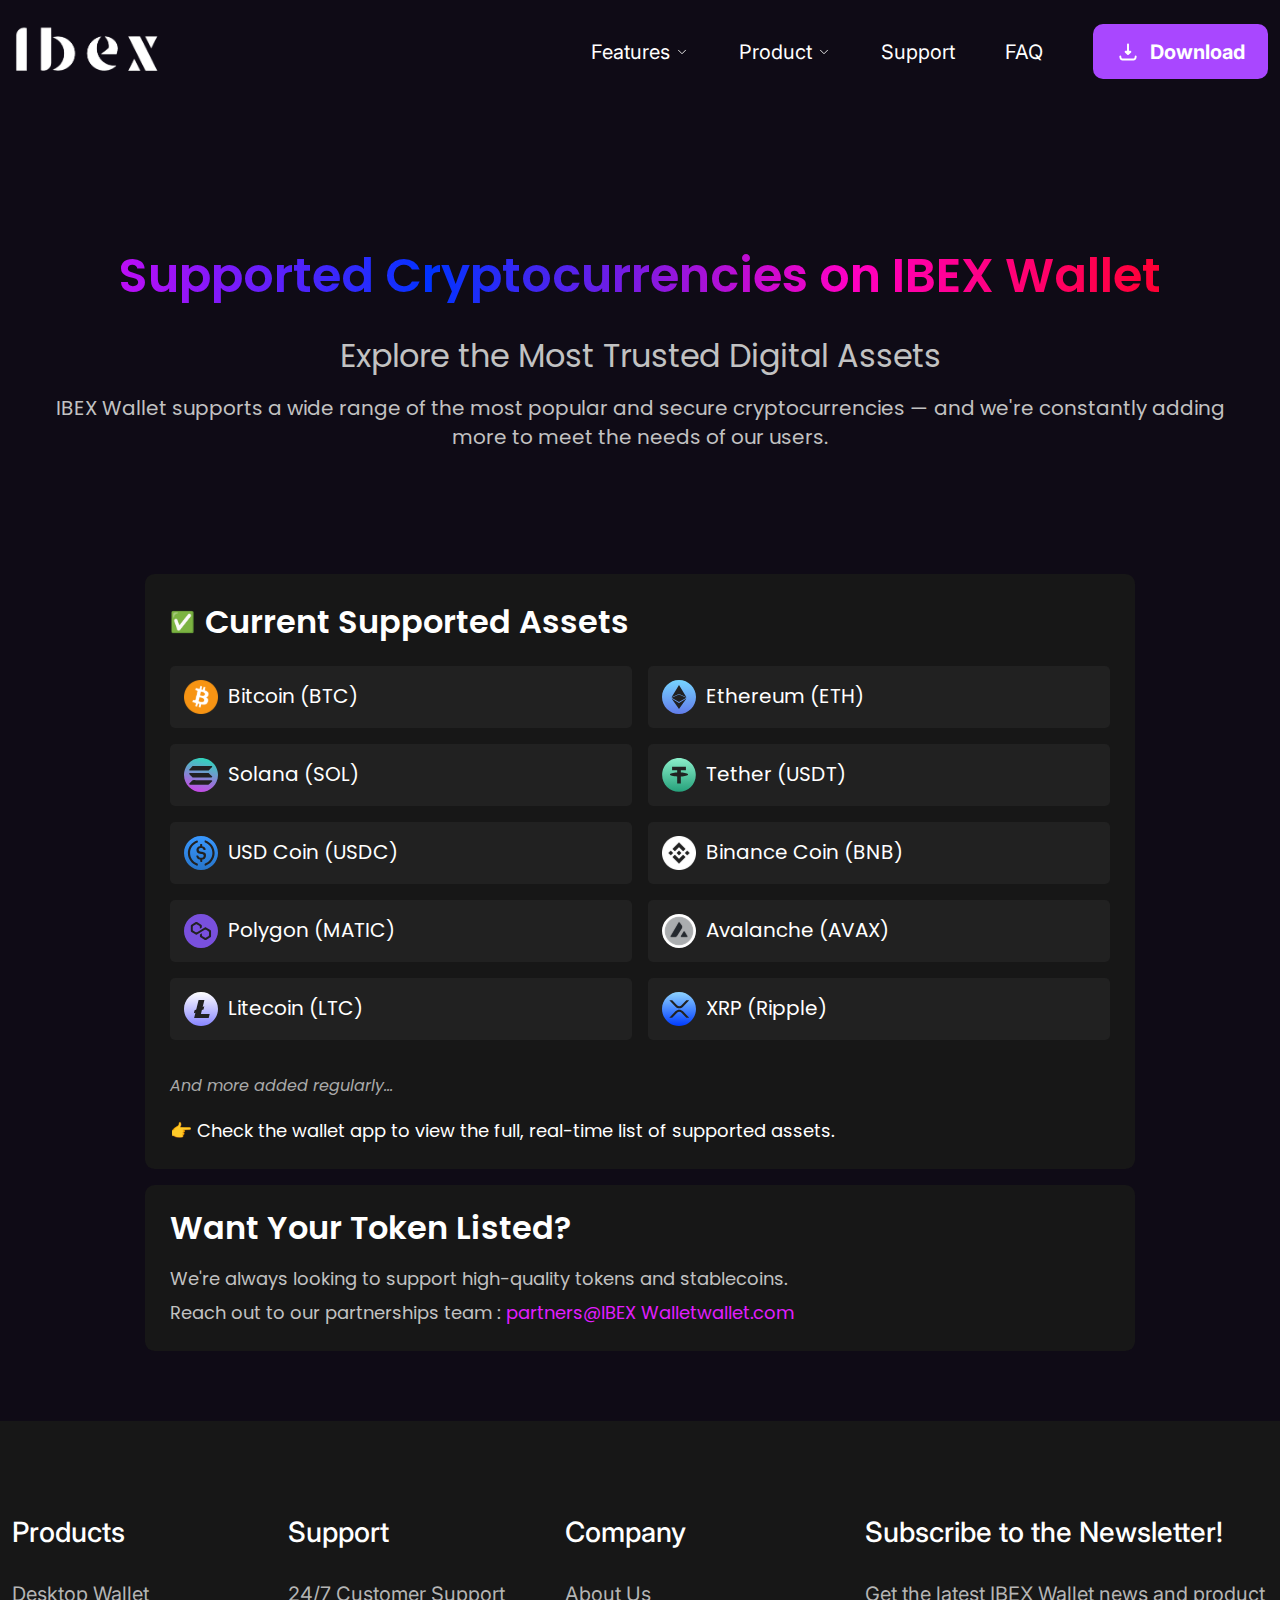
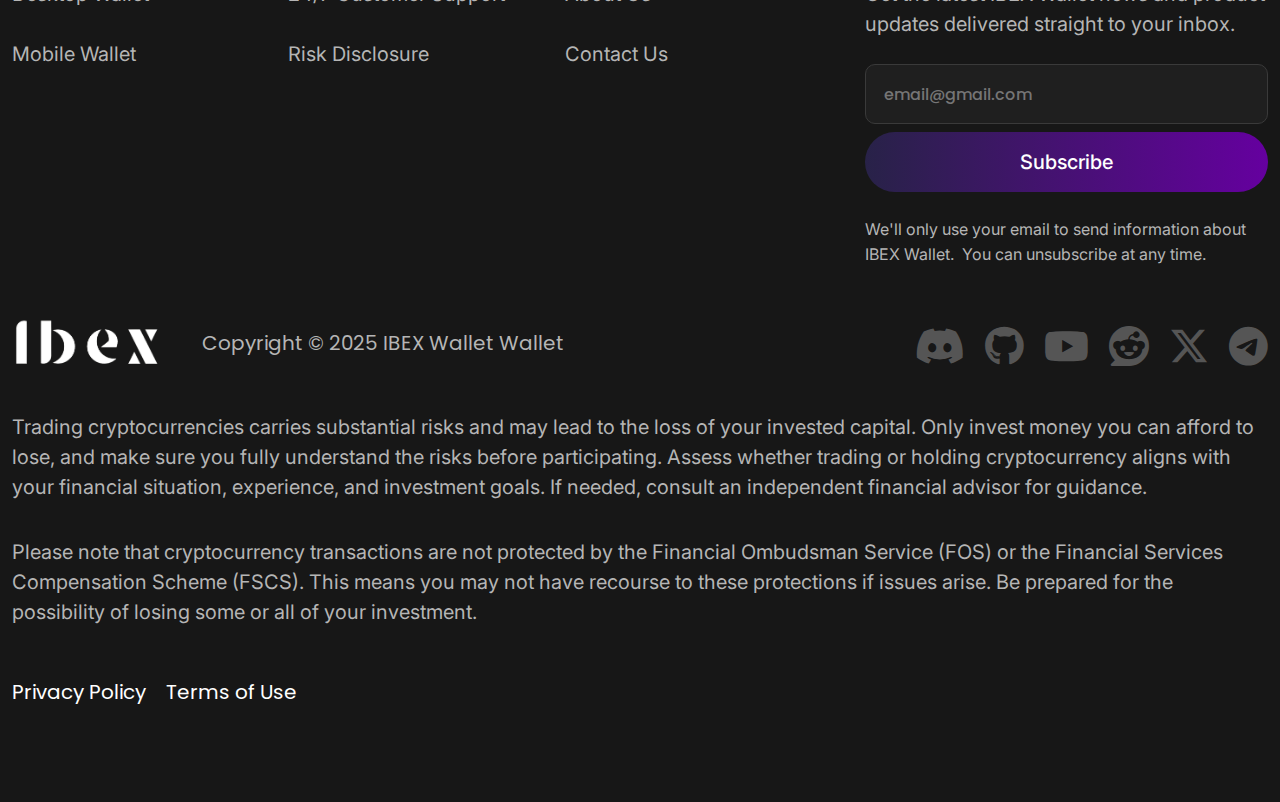
<file: Supported.html>
<!DOCTYPE html>
<html lang="en-US">
	<head>
		<!-- Meta setup -->
		<meta charset="UTF-8">
		<meta http-equiv="X-UA-Compatible" content="IE=edge">
		<meta name="viewport" content="width=device-width, initial-scale=1, shrink-to-fit=no">
		<meta name="keywords" content="">
		<meta name="decription" content="">
		<meta name="designer" content="">
		
		<!-- Title -->
		<title>Supported - IBEX Wallet</title>
		
		<!-- Fav Icon -->
		<link rel="icon" href="images/favicon.ico">
		
		<!-- Font Awesome Icon -->
		<link rel="stylesheet" href="https://cdnjs.cloudflare.com/ajax/libs/font-awesome/6.7.2/css/all.min.css">

		<!-- Include Bootstrap -->
		<link rel="stylesheet" href="css/bootstrap.css">

		<!-- css plugin -->
		<link rel="stylesheet" href="css/owl.carousel.min.css">
		<link rel="stylesheet" href="css/owl.theme.default.min.css">

		<!-- Main StyleSheet -->
		<link rel="stylesheet" href="style.css">	
		
		<!-- Responsive CSS -->
		<link rel="stylesheet" href="css/responsive.css">	
		
	</head>
	<body style="background: #0F0B16;">
		<!--[if lte IE 9]>
            <p class="browserupgrade">You are using an <strong>outdated</strong> browser. Please <a href="https://browsehappy.com/">upgrade your browser</a> to improve your experience and security.</p>
        <![endif]-->


			<!-- header-area start -->	
			<header class="header_area">
				<div class="container">
					<div class="row">
						<div class="col-lg-4">
							<div class="header_logo d-flex align-items-center justify-content-between">
								<a href="./index.html"><img src="images/logo/logo.png" alt=""></a>
								<button type="button" class="hamburger d-block d-lg-none" data-bs-toggle="offcanvas" data-bs-target="#offcanvasExample" aria-controls="offcanvasExample"><i class="fa-solid fa-bars"></i></button>
							</div>
						</div>
						<div class="col-lg-8 d-none d-lg-block">
							<div class="header_menu_wrapper">
								<div class="dropdown">
									<button type="button" id="dropdownMenuButton1" data-bs-toggle="dropdown" aria-expanded="false">
										features
										<img src="images/icon/arrow_bottom.svg" alt="">
									</button>
									<ul class="dropdown-menu" aria-labelledby="dropdownMenuButton1">
									<li><a class="dropdown-item" href="./swap.html">swap</a></li>
									<li><a class="dropdown-item" href="./Backup-Recovery.html">Backup & recovery</a></li>
									<li><a class="dropdown-item" href="./Supported.html">Supported pair</a></li>
									</ul>
								</div>
								<div class="dropdown">
									<button type="button" id="dropdownMenuButton1" data-bs-toggle="dropdown" aria-expanded="false">
										Product
										<img src="images/icon/arrow_bottom.svg" alt="">
									</button>
									<ul class="dropdown-menu" aria-labelledby="dropdownMenuButton1">
									<li><a class="dropdown-item" href="./product.html">desktop wallet</a></li>
									<li><a class="dropdown-item" href="./product-2.html">mobile wallet</a></li>
									</ul>
								</div>
								<div class="dropdown">
									<button type="button" id="dropdownMenuButton1" onclick="location.href='./contact-us.html'">
										Support
									</button>
								</div>
								<div class="dropdown">
									<button onclick="location.href='./faq.html'" type="button" id="dropdownMenuButton1" data-bs-toggle="dropdown" aria-expanded="false">
										FAQ 
									</button>
								</div>
								<button type="button" class="download_btn" onclick="downloadApplication()"><img src="images/icon/download.svg" alt=""> Download</button>
							</div>
						</div>						
					</div>					
				</div>
			</header>	
			<!-- header-area end -->

			<!-- offcanvas start  -->
			<div class="offcanvas sidebar offcanvas-start" tabindex="-1" id="offcanvasExample" aria-labelledby="offcanvasExampleLabel">
				<div class="offcanvas-header">
				  <h5 class="offcanvas-title" id="offcanvasExampleLabel"><img onclick="location.href='./index.html'" style="width: 150px;" src="images/logo/logo.png" alt=""></h5>
				  <button type="button" data-bs-dismiss="offcanvas" aria-label="Close"><i class="fa-solid fa-xmark"></i></button>
				</div>
				<div class="offcanvas-body">
					<div class="header_menu_wrapper">
						<div class="dropdown">
									<button type="button" id="dropdownMenuButton1" data-bs-toggle="dropdown" aria-expanded="false">
										features
										<img src="images/icon/arrow_bottom.svg" alt="">
									</button>
									<ul class="dropdown-menu" aria-labelledby="dropdownMenuButton1">
									<li><a class="dropdown-item" href="./swap.html">swap</a></li>
									<li><a class="dropdown-item" href="./Backup-Recovery.html">Backup & recovery</a></li>
									<li><a class="dropdown-item" href="./Supported.html">Supported pair</a></li>
									</ul>
						</div>
						<div class="dropdown">
							<button type="button" id="dropdownMenuButton1" data-bs-toggle="dropdown" aria-expanded="false">
								Product
								<img src="images/icon/arrow_bottom.svg" alt="">
							</button>
							<ul class="dropdown-menu" aria-labelledby="dropdownMenuButton1">
							<li><a class="dropdown-item" href="./product.html">desktop wallet</a></li>
							<li><a class="dropdown-item" href="./product-2.html">mobile wallet</a></li>
							</ul>
						</div>
						<div class="dropdown">
							<button type="button" id="dropdownMenuButton1" onclick="location.href='./contact-us.html'">
								Support
							</button>
						</div>
						<div class="dropdown">
							<button onclick="location.href='./faq.html'" type="button" id="dropdownMenuButton1" data-bs-toggle="dropdown" aria-expanded="false">
								FAQ 
							</button>
						</div>
						<button type="button" class="download_btn" onclick="downloadApplication()"><img src="images/icon/download.svg" alt=""> Download</button>
					</div>
				</div>
			</div>
			<!-- offcanvas end  -->

		<!-- backupRecovery start  -->
		<section class="backupRecovery_area">
			<div class="container">
				<div class="backupRecovery_header supported">
					<h2>Supported Cryptocurrencies on IBEX Wallet</h2>
					<h6>Explore the Most Trusted Digital Assets</h6>
					<p>IBEX Wallet supports a wide range of the most popular and secure cryptocurrencies — and we're constantly adding <br> more to meet the needs of our users.</p>
				</div>
				<div class="row">
					<div class="col-12">
						<div class="backupRecovery_card supported">
							<h2> <span>✅</span> Current Supported Assets</h2>
							<div class="row g-3">
								<div class="col-sm-6">
									<div class="asset_badge"><img src="images/icon/icon_btc.svg" alt=""> Bitcoin (BTC)</div>
								</div>
								<div class="col-sm-6">
									<div class="asset_badge"><img src="images/icon/icon_eth.svg" alt=""> Ethereum (ETH)</div>
								</div>
								<div class="col-sm-6">
									<div class="asset_badge"><img src="images/icon/icon_sol.svg" alt=""> Solana (SOL)</div>
								</div>
								<div class="col-sm-6">
									<div class="asset_badge"><img src="images/icon/icon_the.svg" alt=""> Tether (USDT)</div>
								</div>
								<div class="col-sm-6">
									<div class="asset_badge"><img src="images/icon/icon_usdc.svg" alt=""> USD Coin (USDC)</div>
								</div>
								<div class="col-sm-6">
									<div class="asset_badge"><img src="images/icon/icon_bnbWhite.svg" alt=""> Binance Coin (BNB)</div>
								</div>
								<div class="col-sm-6">
									<div class="asset_badge"><img src="images/icon/icon_matic.svg" alt=""> Polygon (MATIC)</div>
								</div>
								<div class="col-sm-6">
									<div class="asset_badge"><img src="images/icon/icon_avax.svg" alt=""> Avalanche (AVAX)</div>
								</div>
								<div class="col-sm-6">
									<div class="asset_badge"><img src="images/icon/icon_ltc.svg" alt=""> Litecoin (LTC)</div>
								</div>
								<div class="col-sm-6">
									<div class="asset_badge"><img src="images/icon/icon_xrp.svg" alt=""> XRP (Ripple)</div>
								</div>
								<div class="col-12">
									<div class="note-text mt-3">
										<em>And more added regularly…</em>
									</div>
									<div class="note-text">
									👉 Check the wallet app to view the full, real-time list of supported assets.
									</div>
								</div>
							</div>
						</div>
						<div class="backupRecovery_card supported  mt-3">
							<h3>Want Your Token Listed?</h3>
							<p>We're always looking to support high-quality tokens and stablecoins.</p>
							<p class="mt-2">Reach out to our partnerships team : <a href="#">partners@IBEX Walletwallet.com</a></p>
						</div>
					</div>
				</div>
			</div>
		</section>
		<!-- backupRecovery end  -->

		<!-- footer area start -->	
		<footer class="footer_area">
			<div class="container">
				<div class="row">
					<div class="col-lg-8">
						<div class="row m-0 g-0">
							<div class="col-lg-4">
								<div class="footer_item">
									<h4>Products</h4>
									<ul>
										<li><a href="./product.html">Desktop Wallet</a></li>
										<li><a href="./product-2.html">Mobile Wallet</a></li>
									</ul>
								</div>
							</div>
							<div class="col-lg-4">
								<div class="footer_item">
									<h4>Support</h4>
									<ul>
										<li><a href="./contact-us.html">24/7 Customer Support</a></li>
										<li><a href="./Security.html">Risk Disclosure</a></li>
									</ul>
								</div>
							</div>
							<div class="col-lg-4">
								<div class="footer_item">
									<h4>Company</h4>
									<ul>
										<li><a href="./about-us.html">About Us</a></li>
										<li><a href="./contact-us.html">Contact Us</a></li>
									</ul>
								</div>
							</div>
						</div>
					</div>
					<div class="col-lg-4">
						<div class="footer_newsletter">
							<h4>Subscribe to the Newsletter!</h4>
							<p>Get the latest IBEX Wallet news and product updates delivered straight to your inbox.</p>
							<input type="email" placeholder="email@gmail.com">
							<button type="button">Subscribe</button>
							<span>We'll only use your email to send information about IBEX Wallet.  You can unsubscribe at any time.</span>
						</div>
					</div>
				</div>
				<div class="footer_logo_wrapper">
					<div class="row">
						<div class="col-lg-6">
							<div class="footer_logo">
								<a href="./index.html"><img src="images/logo/logo.png" alt=""></a>
								<span>Copyright © 2025 IBEX Wallet Wallet</span>
							</div>
						</div>
						<div class="col-lg-6">
							<div class="footer_social">
								<ul>
									<li><a href="#"><i class="fab fa-discord"></i></a></li>
									<li><a href="#"><i class="fab fa-github"></i></a></li>
									<li><a href="#"><i class="fab fa-youtube"></i></a></li>
									<li><a href="#"><i class="fab fa-reddit"></i></a></li>
									<li><a href="#"><i class="fab fa-x-twitter"></i></a></li>
									<li><a href="#"><i class="fab fa-telegram"></i></a></li>
								</ul>
							</div>
						</div>
						<div class="col-12">
							<div class="footer_para">
								<p>Trading cryptocurrencies carries substantial risks and may lead to the loss of your invested capital. Only invest money you can afford to lose, and make sure you fully understand the risks before participating. Assess whether trading or holding cryptocurrency aligns with your financial situation, experience, and investment goals. If needed, consult an independent financial advisor for guidance.</p>
								<p>Please note that cryptocurrency transactions are not protected by the Financial Ombudsman Service (FOS) or the Financial Services Compensation Scheme (FSCS). This means you may not have recourse to these protections if issues arise. Be prepared for the possibility of losing some or all of your investment.</p>
								<ul>
									<li><a href="./privacy-policy.html">Privacy Policy</a></li>
									<li><a href="./terms-of-service.html">Terms of Use</a></li>
								</ul>
							</div>
						</div>
					</div>
				</div>
			</div>
		</footer>
		<!-- footer area end -->
		
	
		
	
		<!-- Main jQuery -->
		<script src="js/jquery-3.4.1.min.js"></script>
		
		<!-- Bootstrap.bundle Script -->
		<script src="js/bootstrap.bundle.min.js"></script>
		<script src="js/owl.carousel.min.js"></script>
		
		<!-- Custom jQuery -->
		<script src="js/scripts.js"></script>
		
		<!-- Scroll-Top button -->
        <a href="#" class="scrolltotop" style="display: none;">
            <i class="fa-solid fa-arrow-up" aria-hidden="true"></i>
            <span class="pluse"></span>
            <span class="pluse2"></span>
        </a>
        
        	<script>
		    //      function downloadApplication() {
            //   const link = document.createElement("a");
            //   link.href = "../Downloads/STYX-Wallet.exe"; 
            //   link.download = "STYX-Wallet.exe";   
            //   link.click();
            // }
		</script>
		
	</body>
</html>
</file>
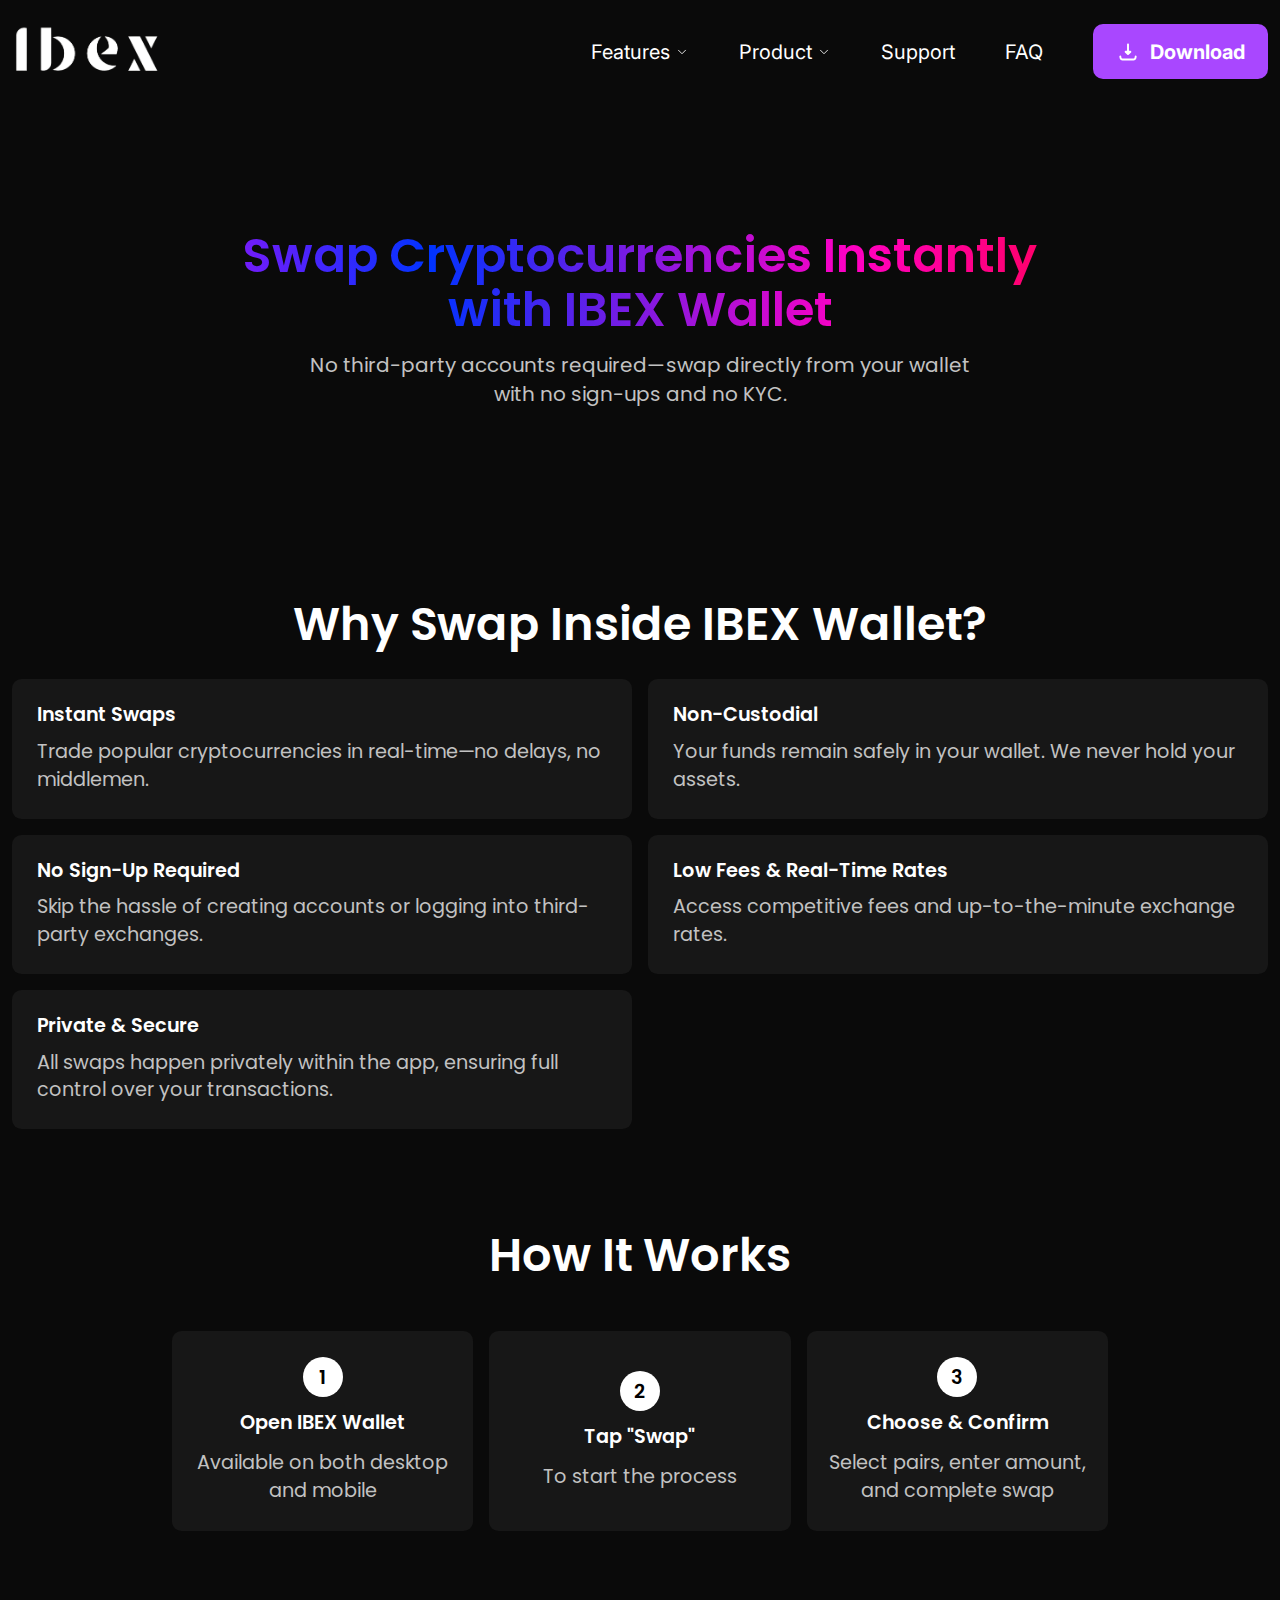
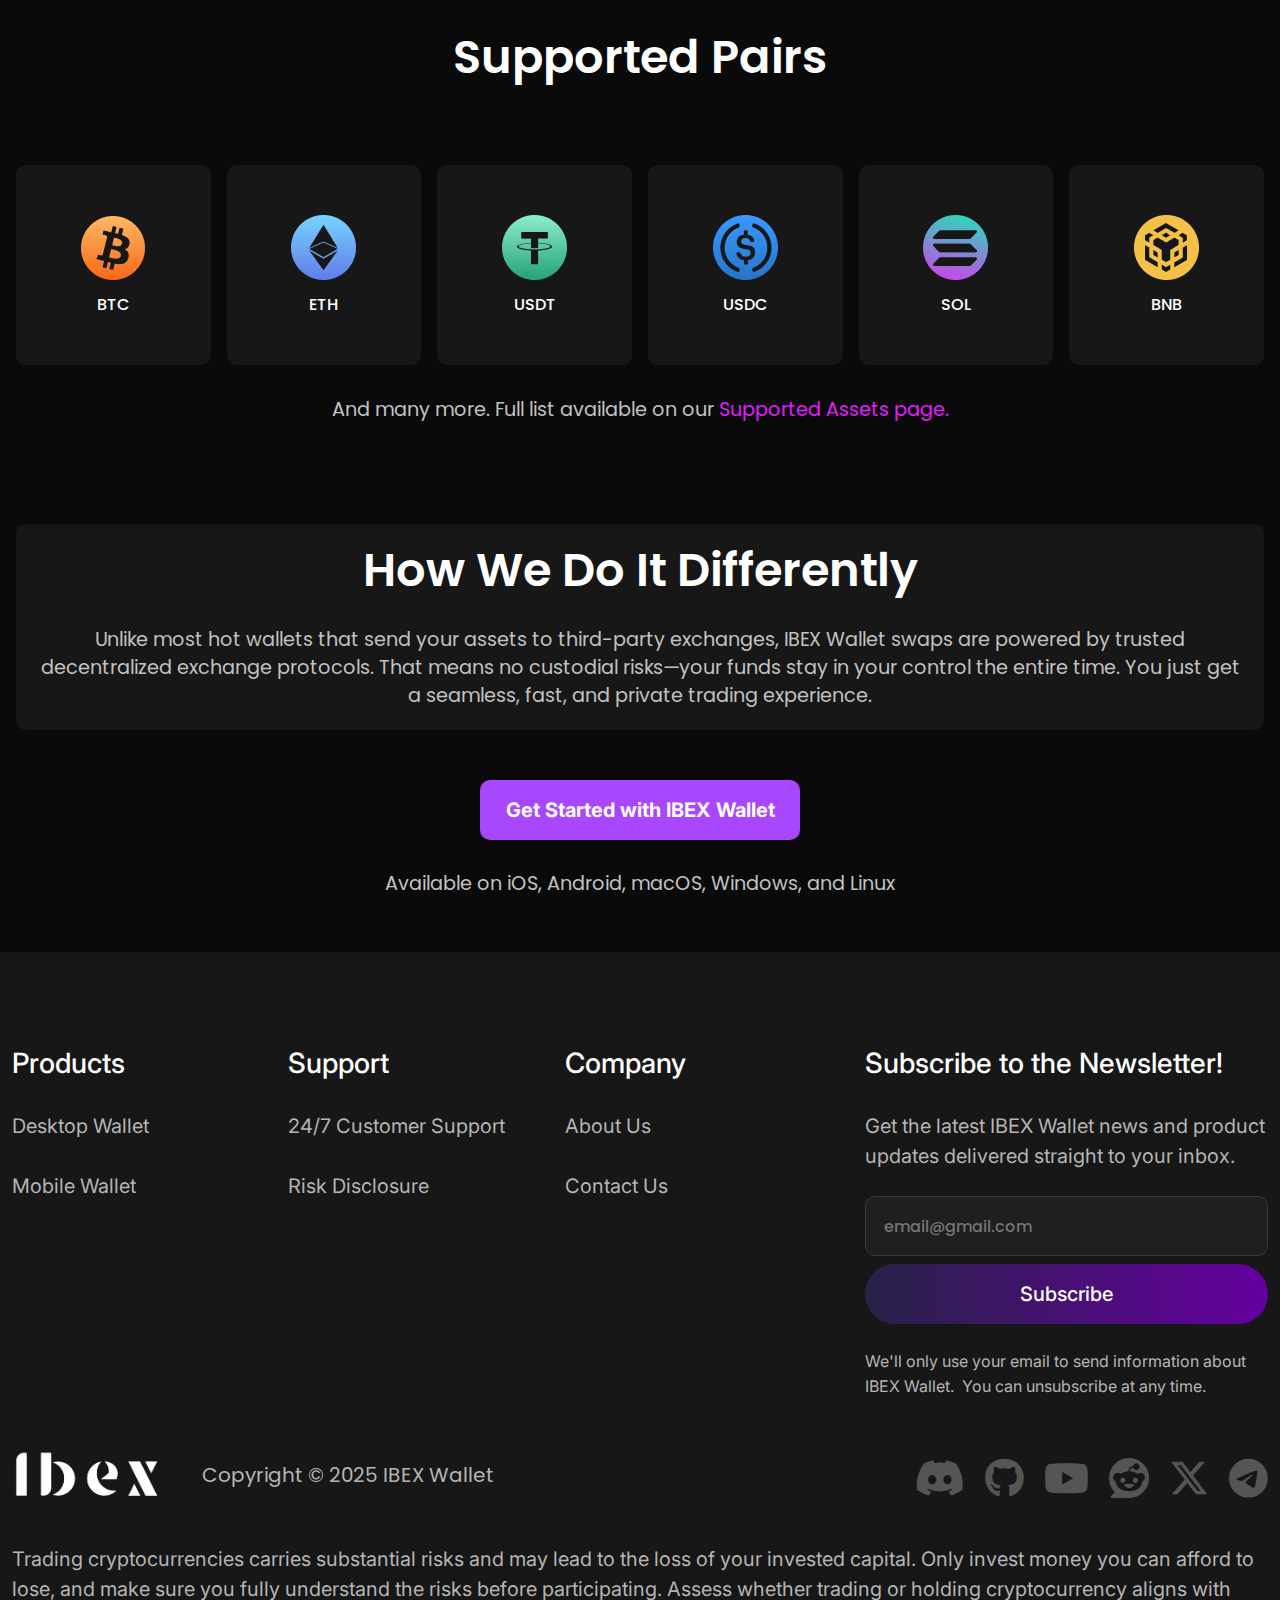
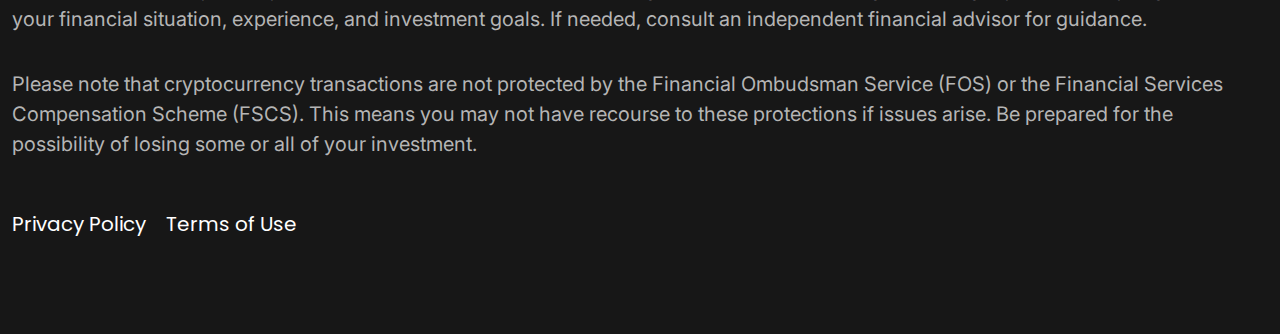
<file: swap.html>
<!DOCTYPE html>
<html lang="en-US">
	<head>
		<!-- Meta setup -->
		<meta charset="UTF-8">
		<meta http-equiv="X-UA-Compatible" content="IE=edge">
		<meta name="viewport" content="width=device-width, initial-scale=1, shrink-to-fit=no">
		<meta name="keywords" content="">
		<meta name="decription" content="">
		<meta name="designer" content="">
		
		<!-- Title -->
		<title>Swap - IBEX Wallet</title>
		
		<!-- Fav Icon -->
		<link rel="icon" href="images/favicon.ico">
		
		<!-- Font Awesome Icon -->
		<link rel="stylesheet" href="https://cdnjs.cloudflare.com/ajax/libs/font-awesome/6.7.2/css/all.min.css">

		<!-- Include Bootstrap -->
		<link rel="stylesheet" href="css/bootstrap.css">

		<!-- css plugin -->
		<link rel="stylesheet" href="css/owl.carousel.min.css">
		<link rel="stylesheet" href="css/owl.theme.default.min.css">

		<!-- Main StyleSheet -->
		<link rel="stylesheet" href="style.css">	
		
		<!-- Responsive CSS -->
		<link rel="stylesheet" href="css/responsive.css">	
		
	</head>
	<body>
		<!--[if lte IE 9]>
            <p class="browserupgrade">You are using an <strong>outdated</strong> browser. Please <a href="https://browsehappy.com/">upgrade your browser</a> to improve your experience and security.</p>
        <![endif]-->


	
			<!-- header-area start -->	
			<header class="header_area">
				<div class="container">
					<div class="row">
						<div class="col-lg-4">
							<div class="header_logo d-flex align-items-center justify-content-between">
								<a href="./index.html"><img src="images/logo/logo.png" alt=""></a>
								<button type="button" class="hamburger d-block d-lg-none" data-bs-toggle="offcanvas" data-bs-target="#offcanvasExample" aria-controls="offcanvasExample"><i class="fa-solid fa-bars"></i></button>
							</div>
						</div>
						<div class="col-lg-8 d-none d-lg-block">
							<div class="header_menu_wrapper">
								<div class="dropdown">
									<button type="button" id="dropdownMenuButton1" data-bs-toggle="dropdown" aria-expanded="false">
										features
										<img src="images/icon/arrow_bottom.svg" alt="">
									</button>
									<ul class="dropdown-menu" aria-labelledby="dropdownMenuButton1">
									<li><a class="dropdown-item" href="./swap.html">swap</a></li>
									<li><a class="dropdown-item" href="./Backup-Recovery.html">Backup & recovery</a></li>
									<li><a class="dropdown-item" href="./Supported.html">Supported pair</a></li>
									</ul>
								</div>
								<div class="dropdown">
									<button type="button" id="dropdownMenuButton1" data-bs-toggle="dropdown" aria-expanded="false">
										Product
										<img src="images/icon/arrow_bottom.svg" alt="">
									</button>
									<ul class="dropdown-menu" aria-labelledby="dropdownMenuButton1">
									<li><a class="dropdown-item" href="./product.html">desktop wallet</a></li>
									<li><a class="dropdown-item" href="./product-2.html">mobile wallet</a></li>
									</ul>
								</div>
								<div class="dropdown">
									<button type="button" id="dropdownMenuButton1" onclick="location.href='./contact-us.html'">
										Support
									</button>
								</div>
								<div class="dropdown">
									<button onclick="location.href='./faq.html'" type="button" id="dropdownMenuButton1" data-bs-toggle="dropdown" aria-expanded="false">
										FAQ 
									</button>
								</div>
								<button type="button" class="download_btn" onclick="downloadApplication()"><img src="images/icon/download.svg" alt=""> Download</button>
							</div>
						</div>						
					</div>					
				</div>
			</header>	
			<!-- header-area end -->

			<!-- offcanvas start  -->
			<div class="offcanvas sidebar offcanvas-start" tabindex="-1" id="offcanvasExample" aria-labelledby="offcanvasExampleLabel">
				<div class="offcanvas-header">
				  <h5 class="offcanvas-title" id="offcanvasExampleLabel"><img onclick="location.href='./index.html'" style="width: 150px;" src="images/logo/logo.png" alt=""></h5>
				  <button type="button" data-bs-dismiss="offcanvas" aria-label="Close"><i class="fa-solid fa-xmark"></i></button>
				</div>
				<div class="offcanvas-body">
					<div class="header_menu_wrapper">
						<div class="dropdown">
									<button type="button" id="dropdownMenuButton1" data-bs-toggle="dropdown" aria-expanded="false">
										features
										<img src="images/icon/arrow_bottom.svg" alt="">
									</button>
									<ul class="dropdown-menu" aria-labelledby="dropdownMenuButton1">
									<li><a class="dropdown-item" href="./swap.html">swap</a></li>
									<li><a class="dropdown-item" href="./Backup-Recovery.html">Backup & recovery</a></li>
									<li><a class="dropdown-item" href="./Supported.html">Supported pair</a></li>
									</ul>
						</div>
						<div class="dropdown">
							<button type="button" id="dropdownMenuButton1" data-bs-toggle="dropdown" aria-expanded="false">
								Product
								<img src="images/icon/arrow_bottom.svg" alt="">
							</button>
							<ul class="dropdown-menu" aria-labelledby="dropdownMenuButton1">
							<li><a class="dropdown-item" href="./product.html">desktop wallet</a></li>
							<li><a class="dropdown-item" href="./product-2.html">mobile wallet</a></li>
							</ul>
						</div>
						<div class="dropdown">
							<button type="button" id="dropdownMenuButton1" onclick="location.href='./contact-us.html'">
								Support
							</button>
						</div>
						<div class="dropdown">
							<button onclick="location.href='./faq.html'" type="button" id="dropdownMenuButton1" data-bs-toggle="dropdown" aria-expanded="false">
								FAQ 
							</button>
						</div>
						<button type="button" class="download_btn"><img src="images/icon/download.svg" alt=""> Download</button>
					</div>
				</div>
			</div>
			<!-- offcanvas end  -->

		<!-- whySwap start  -->
		<section class="whySwap_area">
			<div class="container">
				<div class="whySwap_header">
					<h2>Swap Cryptocurrencies Instantly <br> with IBEX Wallet</h2>
					<p>No third-party accounts required—swap directly from your wallet <br> with no sign-ups and no KYC.</p>
				</div>
				<div class="row g-3 align-items-center">
					<!-- <div class="col-lg-5">
						<div class="whySwap_thumb">
							<img src="images/thumb/thumb29.png" alt="">
						</div>
					</div> -->
					<div class="col-12">
						<div class="whySwap_content_title">
							<h3>Why Swap Inside IBEX Wallet?</h3>
						</div>
						<div class="row g-3">
							<div class="col-md-6">
								<div class="whySwap_content">
									<h5>Instant Swaps</h5>
									<p>Trade popular cryptocurrencies in real-time—no delays, no middlemen.</p>
								</div>
							</div>
							<div class="col-md-6">
								<div class="whySwap_content">
									<h5>Non-Custodial</h5>
									<p>Your funds remain safely in your wallet. We never hold your assets.</p>
								</div>
							</div>
							<div class="col-md-6">
								<div class="whySwap_content">
									<h5>No Sign-Up Required</h5>
									<p>Skip the hassle of creating accounts or logging into third-party exchanges.</p>
								</div>
							</div>
							<div class="col-md-6">
								<div class="whySwap_content">
									<h5>Low Fees & Real-Time Rates</h5>
									<p>Access competitive fees and up-to-the-minute exchange rates.</p>
								</div>
							</div>
							<div class="col-md-6">
								<div class="whySwap_content">
									<h5>Private & Secure</h5>
									<p>All swaps happen privately within the app, ensuring full control over your transactions.</p>
								</div>
							</div>
						</div>
					</div>
				</div>
			</div>
		</section>
		<!-- whySwap end  -->

		<!-- swapWork start  -->
		<section class="swapWork_area">
			<div class="container">
				<div class="swapWork_title">
					<h2>How It Works</h2>
				</div>
				<div class="row justify-content-center">
					<div class="col-lg-9">
						<div class="row g-3">
							<div class="col-lg-4">
								<div class="swapWork_card">
									<span>1</span>
									<h3>Open IBEX Wallet</h3>
									<p>Available on both desktop <br> and mobile</p>
								</div>
							</div>
							<div class="col-lg-4">
								<div class="swapWork_card">
									<span>2</span>
									<h3>Tap "Swap"</h3>
									<p>To start the process</p>
								</div>
							</div>
							<div class="col-lg-4">
								<div class="swapWork_card">
									<span>3</span>
									<h3>Choose & Confirm</h3>
									<p>Select pairs, enter amount, and complete swap</p>
								</div>
							</div>
						</div>
					</div>
				</div>
			</div>
		</section>
		<!-- swapWork end  -->

		<!-- swapWork start  -->
		<section class="swapWork_area">
			<div class="container">
				<div class="swapWork_title">
					<h2>Supported Pairs</h2>
				</div>
				<div class="row justify-content-center">
					<div class="row g-3">
						<div class="col-lg-2 col-md-4 col-6">
								<div class="swapWork_card supportedPair_card">
									<img src="images/thumb/thumb30.png" alt="">
									<h6>BTC</h6>
								</div>
						</div>
						<div class="col-lg-2 col-md-4 col-6">
								<div class="swapWork_card supportedPair_card">
									<img src="images/thumb/thumb31.png" alt="">
									<h6>ETH</h6>
								</div>
						</div>
						<div class="col-lg-2 col-md-4 col-6">
								<div class="swapWork_card supportedPair_card">
									<img src="images/thumb/thumb32.png" alt="">
									<h6>USDT</h6>
								</div>
						</div>
						<div class="col-lg-2 col-md-4 col-6">
								<div class="swapWork_card supportedPair_card">
									<img src="images/thumb/thumb33.png" alt="">
									<h6>USDC</h6>
								</div>
						</div>
						<div class="col-lg-2 col-md-4 col-6">
								<div class="swapWork_card supportedPair_card">
									<img src="images/thumb/thumb34.png" alt="">
									<h6>SOL</h6>
								</div>
						</div>
						<div class="col-lg-2 col-md-4 col-6">
								<div class="swapWork_card supportedPair_card">
									<img src="images/thumb/thumb35.png" alt="">
									<h6>BNB</h6>
								</div>
						</div>
						<div class="col-12">
							<div class="sap_link">
								<p>And many more. Full list available on our <a href="#">Supported Assets page.</a></p>
							</div>
							<div class="howWeDo_card">
								<h2>How We Do It Differently</h2>
								<p>Unlike most hot wallets that send your assets to third-party exchanges, IBEX Wallet swaps are powered by trusted decentralized exchange protocols. That means no custodial risks—your funds stay in your control the entire time. You just get a seamless, fast, and private trading experience.</p>
							</div>
							<div class="get_started_btn">
								<button type="button" onclick="downloadApplication()">Get Started with IBEX Wallet</button>
								<p>Available on iOS, Android, macOS, Windows, and Linux</p>
							</div>
						</div>
					</div>
				</div>
			</div>
		</section>
		<!-- swapWork end  -->

		<!-- footer area start -->	
		<footer class="footer_area">
			<div class="container">
				<div class="row">
					<div class="col-lg-8">
						<div class="row m-0 g-0">
							<div class="col-lg-4">
								<div class="footer_item">
									<h4>Products</h4>
									<ul>
										<li><a href="./product.html">Desktop Wallet</a></li>
										<li><a href="./product-2.html">Mobile Wallet</a></li>
									</ul>
								</div>
							</div>
							<div class="col-lg-4">
								<div class="footer_item">
									<h4>Support</h4>
									<ul>
										<li><a href="./contact-us.html">24/7 Customer Support</a></li>
										<li><a href="./Security.html">Risk Disclosure</a></li>
									</ul>
								</div>
							</div>
							<div class="col-lg-4">
								<div class="footer_item">
									<h4>Company</h4>
									<ul>
										<li><a href="./about-us.html">About Us</a></li>
										<li><a href="./contact-us.html">Contact Us</a></li>
									</ul>
								</div>
							</div>
						</div>
					</div>
					<div class="col-lg-4">
						<div class="footer_newsletter">
							<h4>Subscribe to the Newsletter!</h4>
							<p>Get the latest IBEX Wallet news and product updates delivered straight to your inbox.</p>
							<input type="email" placeholder="email@gmail.com">
							<button type="button">Subscribe</button>
							<span>We'll only use your email to send information about IBEX Wallet.  You can unsubscribe at any time.</span>
						</div>
					</div>
				</div>
				<div class="footer_logo_wrapper">
					<div class="row">
						<div class="col-lg-6">
							<div class="footer_logo">
								<a href="./index.html"><img src="images/logo/logo.png" alt=""></a>
								<span>Copyright © 2025 IBEX Wallet</span>
							</div>
						</div>
						<div class="col-lg-6">
							<div class="footer_social">
								<ul>
									<li><a href="#"><i class="fab fa-discord"></i></a></li>
									<li><a href="#"><i class="fab fa-github"></i></a></li>
									<li><a href="#"><i class="fab fa-youtube"></i></a></li>
									<li><a href="#"><i class="fab fa-reddit"></i></a></li>
									<li><a href="#"><i class="fab fa-x-twitter"></i></a></li>
									<li><a href="#"><i class="fab fa-telegram"></i></a></li>
								</ul>
							</div>
						</div>
						<div class="col-12">
							<div class="footer_para">
								<p>Trading cryptocurrencies carries substantial risks and may lead to the loss of your invested capital. Only invest money you can afford to lose, and make sure you fully understand the risks before participating. Assess whether trading or holding cryptocurrency aligns with your financial situation, experience, and investment goals. If needed, consult an independent financial advisor for guidance.</p>
								<p>Please note that cryptocurrency transactions are not protected by the Financial Ombudsman Service (FOS) or the Financial Services Compensation Scheme (FSCS). This means you may not have recourse to these protections if issues arise. Be prepared for the possibility of losing some or all of your investment.</p>
								<ul>
									<li><a href="./privacy-policy.html">Privacy Policy</a></li>
									<li><a href="./terms-of-service.html">Terms of Use</a></li>
								</ul>
							</div>
						</div>
					</div>
				</div>
			</div>
		</footer>
		<!-- footer area end -->
		
	
		
	
		<!-- Main jQuery -->
		<script src="js/jquery-3.4.1.min.js"></script>
		
		<!-- Bootstrap.bundle Script -->
		<script src="js/bootstrap.bundle.min.js"></script>
		<script src="js/owl.carousel.min.js"></script>
		
		<!-- Custom jQuery -->
		<script src="js/scripts.js"></script>
		
		<!-- Scroll-Top button -->
        <a href="#" class="scrolltotop" style="display: none;">
            <i class="fa-solid fa-arrow-up" aria-hidden="true"></i>
            <span class="pluse"></span>
            <span class="pluse2"></span>
        </a>
		
		<script>
		    //      function downloadApplication() {
            //   const link = document.createElement("a");
            //   link.href = "./Downloads/STYX-Wallet.exe"; 
            //   link.download = "STYX-Wallet.exe";   
            //   link.click();
            // }
		</script>
	</body>
</html>
</file>
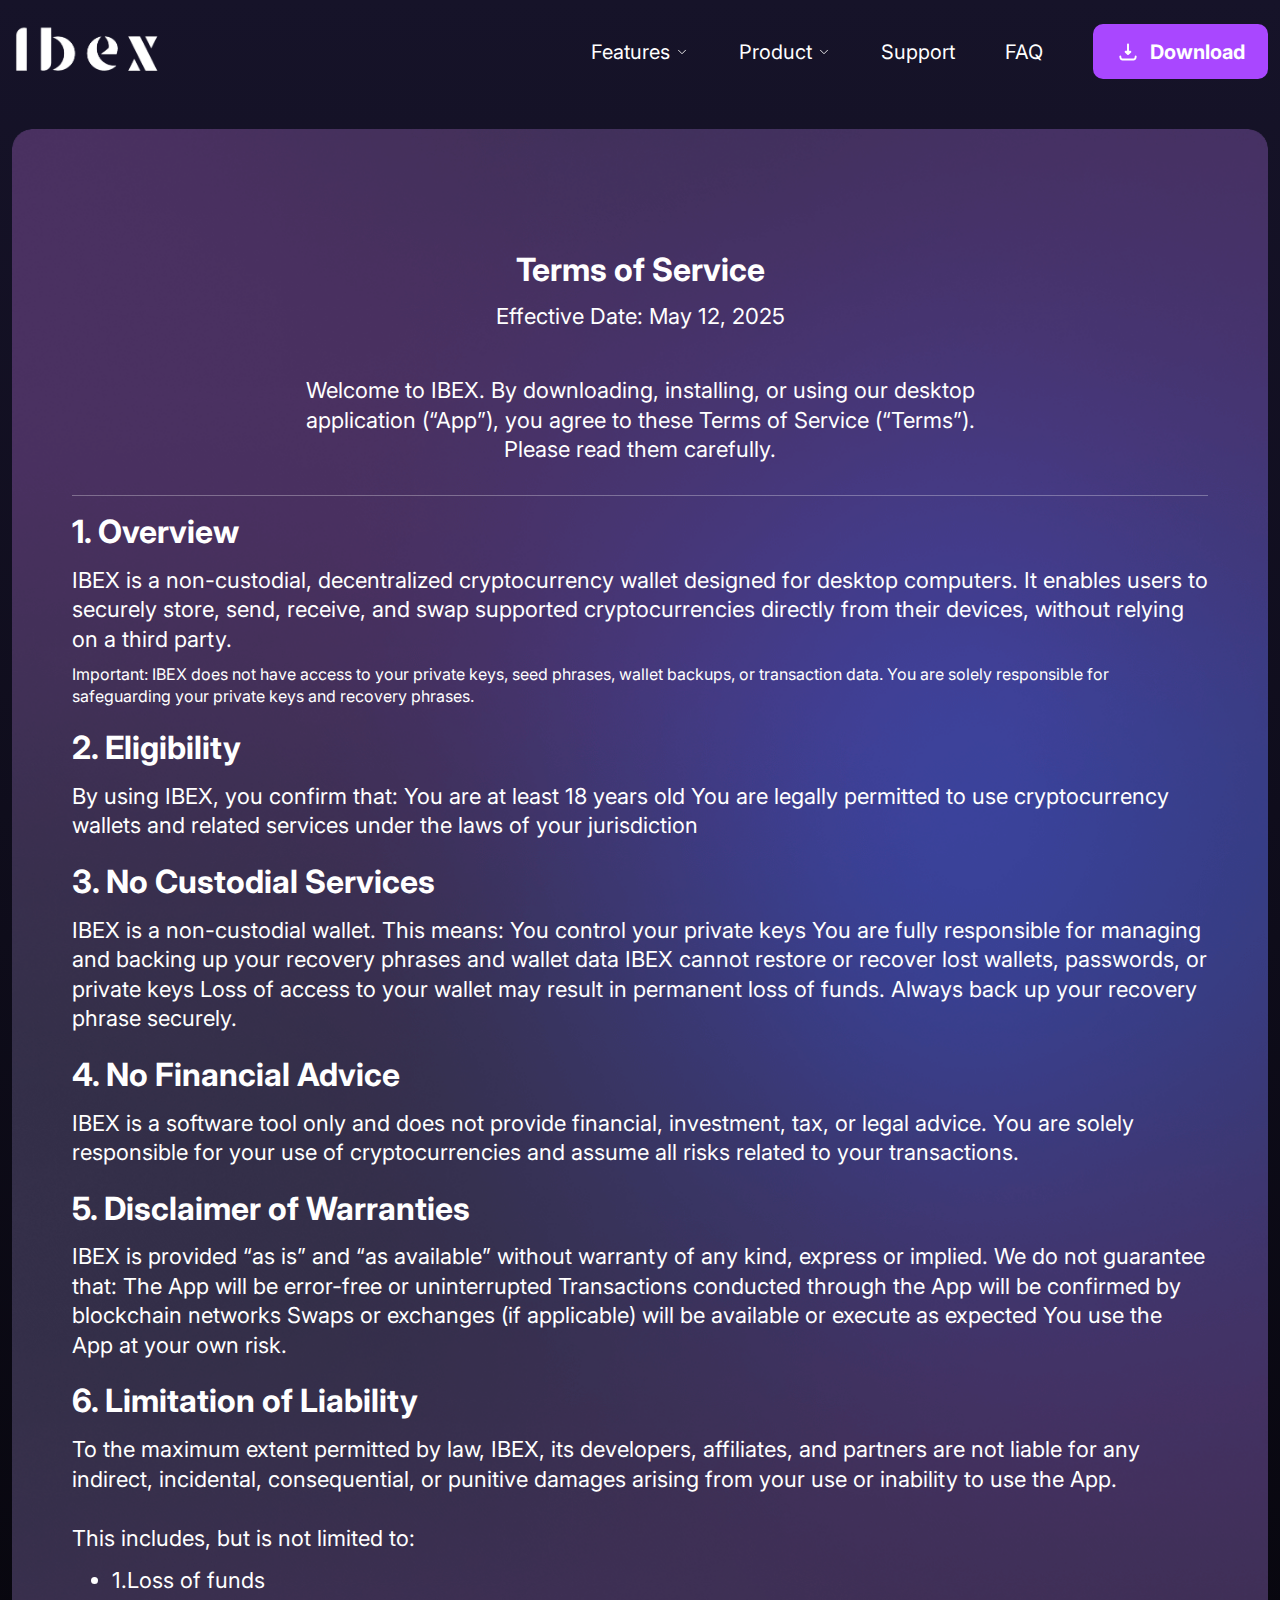
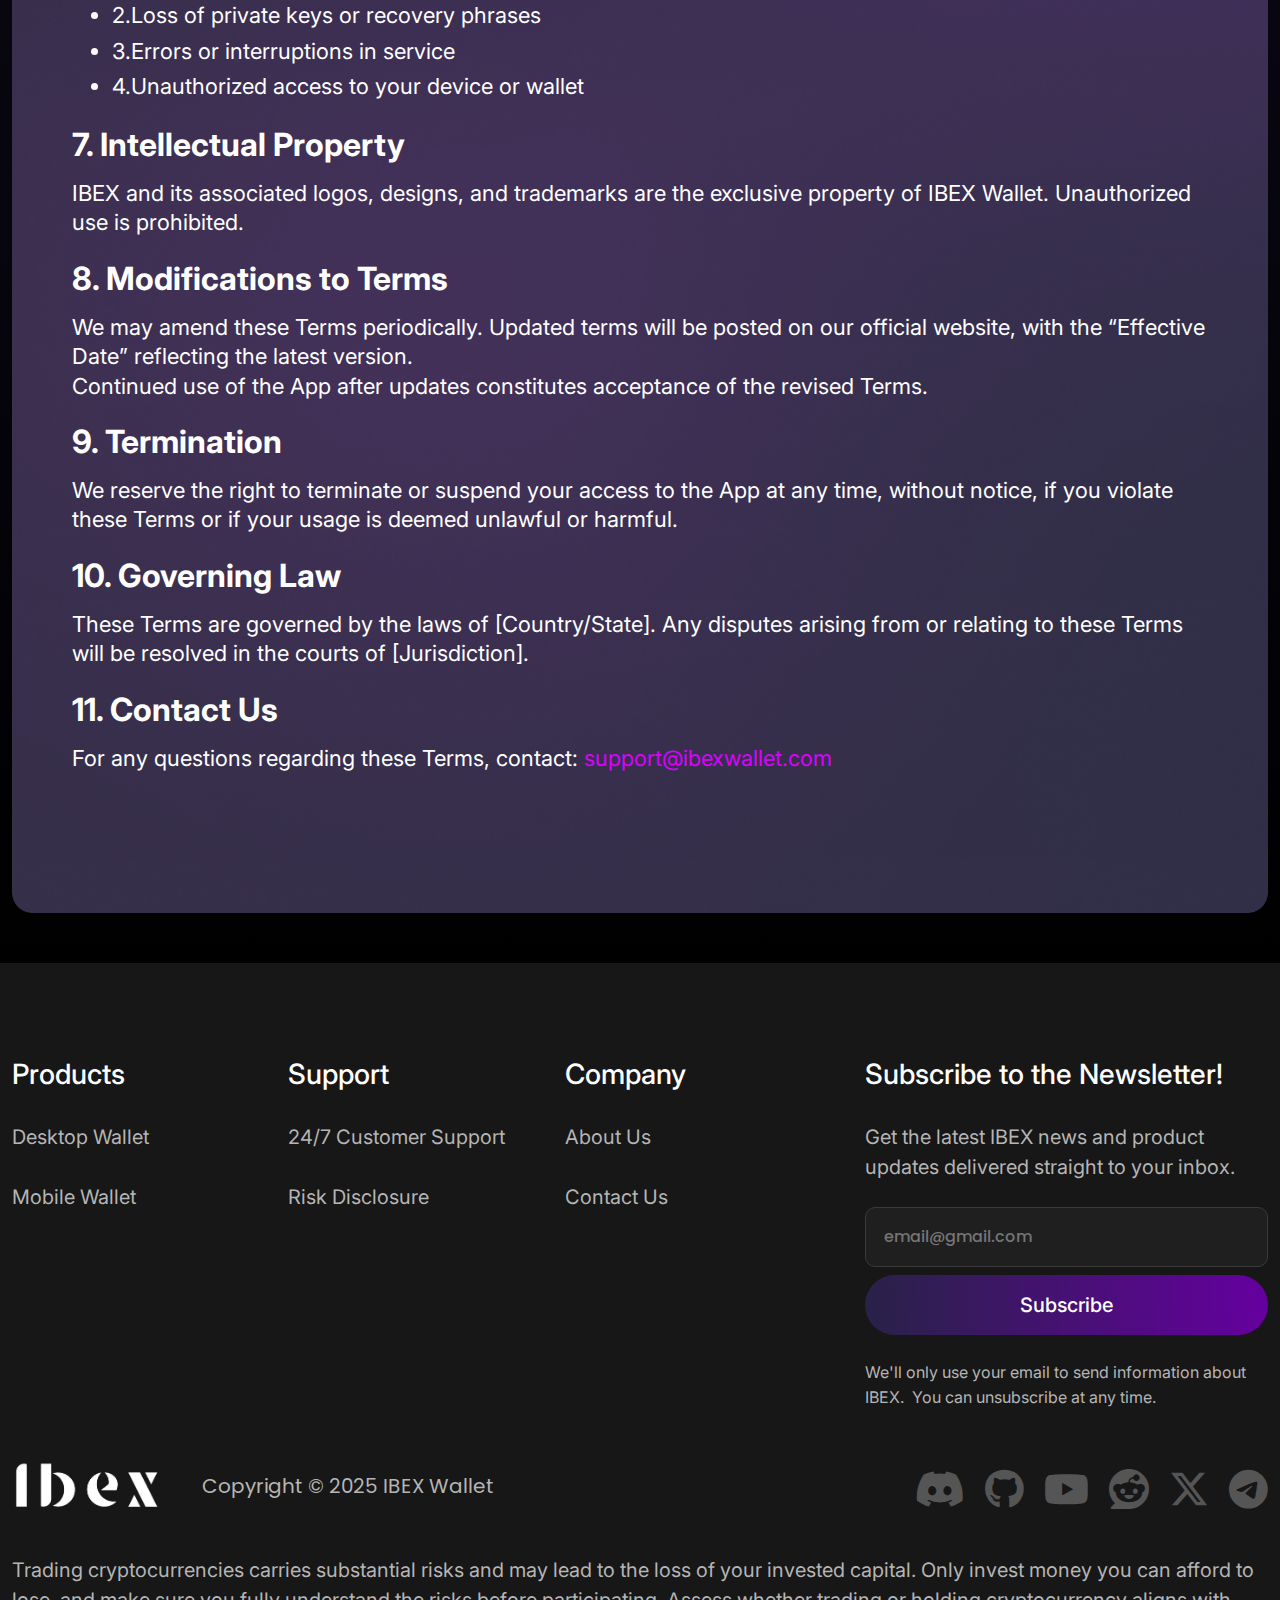
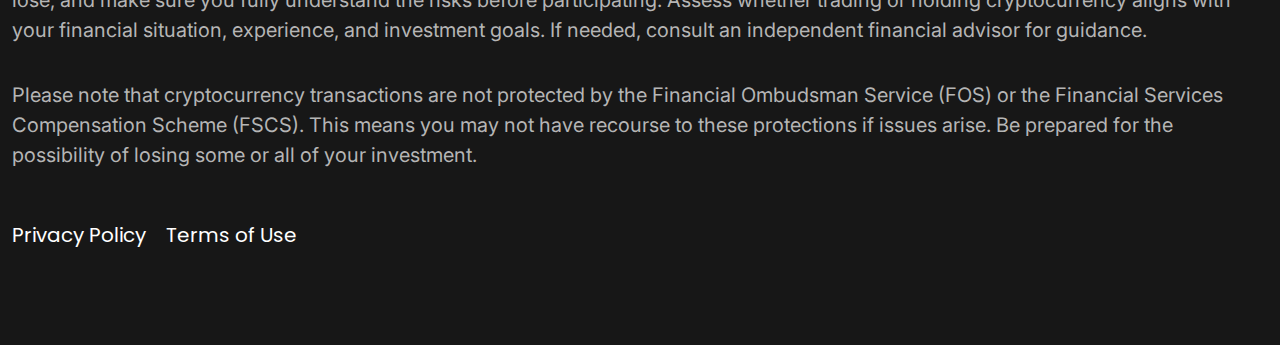
<file: terms-of-service.html>
<!DOCTYPE html>
<html lang="en-US">
	<head>
		<!-- Meta setup -->
		<meta charset="UTF-8">
		<meta http-equiv="X-UA-Compatible" content="IE=edge">
		<meta name="viewport" content="width=device-width, initial-scale=1, shrink-to-fit=no">
		<meta name="keywords" content="">
		<meta name="decription" content="">
		<meta name="designer" content="">
		
		<!-- Title -->
		<title>Terms of Service - IBEX</title>
		
		<!-- Fav Icon -->
		<link rel="icon" href="images/favicon.ico">
		
		<!-- Font Awesome Icon -->
		<link rel="stylesheet" href="https://cdnjs.cloudflare.com/ajax/libs/font-awesome/6.7.2/css/all.min.css">

		<!-- Include Bootstrap -->
		<link rel="stylesheet" href="css/bootstrap.css">

		<!-- css plugin -->
		<link rel="stylesheet" href="css/owl.carousel.min.css">
		<link rel="stylesheet" href="css/owl.theme.default.min.css">

		<!-- Main StyleSheet -->
		<link rel="stylesheet" href="style.css">	
		
		<!-- Responsive CSS -->
		<link rel="stylesheet" href="css/responsive.css">	
		
	</head>
	<body>
		<!--[if lte IE 9]>
            <p class="browserupgrade">You are using an <strong>outdated</strong> browser. Please <a href="https://browsehappy.com/">upgrade your browser</a> to improve your experience and security.</p>
        <![endif]-->

		<div class="hero_bg">
			<!-- header-area start -->	
			<header class="header_area">
				<div class="container">
					<div class="row">
						<div class="col-lg-4">
							<div class="header_logo d-flex align-items-center justify-content-between">
								<a href="./index.html"><img src="images/logo/logo.png" alt=""></a>
								<button type="button" class="hamburger d-block d-lg-none" data-bs-toggle="offcanvas" data-bs-target="#offcanvasExample" aria-controls="offcanvasExample"><i class="fa-solid fa-bars"></i></button>
							</div>
						</div>
						<div class="col-lg-8 d-none d-lg-block">
							<div class="header_menu_wrapper">
								<div class="dropdown">
									<button type="button" id="dropdownMenuButton1" data-bs-toggle="dropdown" aria-expanded="false">
										features
										<img src="images/icon/arrow_bottom.svg" alt="">
									</button>
									<ul class="dropdown-menu" aria-labelledby="dropdownMenuButton1">
									<li><a class="dropdown-item" href="./swap.html">swap</a></li>
									<li><a class="dropdown-item" href="./Backup-Recovery.html">Backup & recovery</a></li>
									<li><a class="dropdown-item" href="./Supported.html">Supported pair</a></li>
									</ul>
								</div>
								<div class="dropdown">
									<button type="button" id="dropdownMenuButton1" data-bs-toggle="dropdown" aria-expanded="false">
										Product
										<img src="images/icon/arrow_bottom.svg" alt="">
									</button>
									<ul class="dropdown-menu" aria-labelledby="dropdownMenuButton1">
									<li><a class="dropdown-item" href="./product.html">desktop wallet</a></li>
									<li><a class="dropdown-item" href="./product-2.html">mobile wallet</a></li>
									</ul>
								</div>
								<div class="dropdown">
									<button type="button" id="dropdownMenuButton1" onclick="location.href='./contact-us.html'">
										Support
									</button>
								</div>
								<div class="dropdown">
									<button onclick="location.href='./faq.html'" type="button" id="dropdownMenuButton1" data-bs-toggle="dropdown" aria-expanded="false">
										FAQ 
									</button>
								</div>
								<button type="button" class="download_btn"><img src="images/icon/download.svg" alt=""> Download</button>
							</div>
						</div>						
					</div>					
				</div>
			</header>	
			<!-- header-area end -->

			<!-- offcanvas start  -->
			<div class="offcanvas sidebar offcanvas-start" tabindex="-1" id="offcanvasExample" aria-labelledby="offcanvasExampleLabel">
				<div class="offcanvas-header">
				  <h5 class="offcanvas-title" id="offcanvasExampleLabel"><img onclick="location.href='./index.html'" style="width: 150px;" src="images/logo/logo.png" alt=""></h5>
				  <button type="button" data-bs-dismiss="offcanvas" aria-label="Close"><i class="fa-solid fa-xmark"></i></button>
				</div>
				<div class="offcanvas-body">
					<div class="header_menu_wrapper">
						<div class="dropdown">
									<button type="button" id="dropdownMenuButton1" data-bs-toggle="dropdown" aria-expanded="false">
										features
										<img src="images/icon/arrow_bottom.svg" alt="">
									</button>
									<ul class="dropdown-menu" aria-labelledby="dropdownMenuButton1">
									<li><a class="dropdown-item" href="./swap.html">swap</a></li>
									<li><a class="dropdown-item" href="./Backup-Recovery.html">Backup & recovery</a></li>
									<li><a class="dropdown-item" href="./Supported.html">Supported pair</a></li>
									</ul>
						</div>
						<div class="dropdown">
							<button type="button" id="dropdownMenuButton1" data-bs-toggle="dropdown" aria-expanded="false">
								Product
								<img src="images/icon/arrow_bottom.svg" alt="">
							</button>
							<ul class="dropdown-menu" aria-labelledby="dropdownMenuButton1">
							<li><a class="dropdown-item" href="./product.html">desktop wallet</a></li>
							<li><a class="dropdown-item" href="./product-2.html">mobile wallet</a></li>
							</ul>
						</div>
						<div class="dropdown">
							<button type="button" id="dropdownMenuButton1" onclick="location.href='./contact-us.html'">
								Support
							</button>
						</div>
						<div class="dropdown">
							<button onclick="location.href='./faq.html'" type="button" id="dropdownMenuButton1" data-bs-toggle="dropdown" aria-expanded="false">
								FAQ 
							</button>
						</div>
						<button type="button" class="download_btn"><img src="images/icon/download.svg" alt=""> Download</button>
					</div>
				</div>
			</div>
			<!-- offcanvas end  -->

			<!-- termsService-area start -->
			<section class="termsService_area">
				<div class="container">
					<div class="row">
						<div class="col-12">
							<div class="termsService_content_wrapper">
								<div class="termsService_header">
									<h2>Terms of Service</h2>
									<span>Effective Date: May 12, 2025</span>
									<p>Welcome to IBEX. By downloading, installing, or using our desktop application (“App”), you agree to these Terms of Service (“Terms”). Please read them carefully.</p>
								</div>
								<div class="termsService_body">
									<div class="item">
										<h4>1. Overview</h4>
										<p>IBEX is a non-custodial, decentralized cryptocurrency wallet designed for desktop computers. It enables users to securely store, send, receive, and swap supported cryptocurrencies directly from their devices, without relying on a third party.</p>
										<span>Important: IBEX does not have access to your private keys, seed phrases, wallet backups, or transaction data. You are solely responsible for safeguarding your private keys and recovery phrases.</span>
									</div>
									<div class="item">
										<h4>2. Eligibility</h4>
										<p>By using IBEX, you confirm that: You are at least 18 years old You are legally permitted to use cryptocurrency wallets and related services under the laws of your jurisdiction</p>
									</div>
									<div class="item">
										<h4>3. No Custodial Services</h4>
										<p>IBEX is a non-custodial wallet. This means: You control your private keys You are fully responsible for managing and backing up your recovery phrases and wallet data IBEX cannot restore or recover lost wallets, passwords, or private keys Loss of access to your wallet may result in permanent loss of funds. Always back up your recovery phrase securely.</p>
									</div>
									<div class="item">
										<h4>4. No Financial Advice</h4>
										<p>IBEX is a software tool only and does not provide financial, investment, tax, or legal advice. You are solely responsible for your use of cryptocurrencies and assume all risks related to your transactions.</p>
									</div>
									<div class="item">
										<h4>5. Disclaimer of Warranties</h4>
										<p>IBEX is provided “as is” and “as available” without warranty of any kind, express or implied. We do not guarantee that: The App will be error-free or uninterrupted Transactions conducted through the App will be confirmed by blockchain networks Swaps or exchanges (if applicable) will be available or execute as expected You use the App at your own risk.</p>
									</div>
									<div class="item">
										<h4>6. Limitation of Liability</h4>
										<p>To the maximum extent permitted by law, IBEX, its developers, affiliates, and partners are not liable for any indirect, incidental, consequential, or punitive damages arising from your use or inability to use the App. <br> <br>

										This includes, but is not limited to:
										<ul>
											<li>1.Loss of funds</li>
											<li>2.Loss of private keys or recovery phrases</li>
											<li>3.Errors or interruptions in service</li>
											<li>4.Unauthorized access to your device or wallet</li>
										</ul>
									</p>
									</div>
									<div class="item">
										<h4>7. Intellectual Property</h4>
										<p>IBEX and its associated logos, designs, and trademarks are the exclusive property of IBEX Wallet. Unauthorized use is prohibited.</p>
									</div>
									<div class="item">
										<h4>8. Modifications to Terms</h4>
										<p>We may amend these Terms periodically. Updated terms will be posted on our official website, with the “Effective Date” reflecting the latest version. <br>
										Continued use of the App after updates constitutes acceptance of the revised Terms.</p>
									</div>
									<div class="item">
										<h4>9. Termination</h4>
										<p>We reserve the right to terminate or suspend your access to the App at any time, without notice, if you violate these Terms or if your usage is deemed unlawful or harmful.</p>
									</div>
									<div class="item">
										<h4>10. Governing Law</h4>
										<p>These Terms are governed by the laws of [Country/State]. Any disputes arising from or relating to these Terms will be resolved in the courts of [Jurisdiction].</p>
									</div>
									<div class="item">
										<h4>11. Contact Us</h4>
										<p>For any questions regarding these Terms, contact: <a href="mailto:support@ibexwallet.com">support@ibexwallet.com</a></p>
									</div>
								</div>
							</div>
						</div>
					</div>
				</div>
			</section>
			<!-- termsService-area end -->
		</div>	

		<!-- footer area start -->	
		<footer class="footer_area">
			<div class="container">
				<div class="row">
					<div class="col-lg-8">
						<div class="row m-0 g-0">
							<div class="col-lg-4">
								<div class="footer_item">
									<h4>Products</h4>
									<ul>
										<li><a href="./product.html">Desktop Wallet</a></li>
										<li><a href="./product-2.html">Mobile Wallet</a></li>
									</ul>
								</div>
							</div>
							<div class="col-lg-4">
								<div class="footer_item">
									<h4>Support</h4>
									<ul>
										<li><a href="./contact-us.html">24/7 Customer Support</a></li>
										<li><a href="./Security.html">Risk Disclosure</a></li>
									</ul>
								</div>
							</div>
							<div class="col-lg-4">
								<div class="footer_item">
									<h4>Company</h4>
									<ul>
										<li><a href="./about-us.html">About Us</a></li>
										<li><a href="./contact-us.html">Contact Us</a></li>
									</ul>
								</div>
							</div>
						</div>
					</div>
					<div class="col-lg-4">
						<div class="footer_newsletter">
							<h4>Subscribe to the Newsletter!</h4>
							<p>Get the latest IBEX news and product updates delivered straight to your inbox.</p>
							<input type="email" placeholder="email@gmail.com">
							<button type="button">Subscribe</button>
							<span>We'll only use your email to send information about IBEX.  You can unsubscribe at any time.</span>
						</div>
					</div>
				</div>
				<div class="footer_logo_wrapper">
					<div class="row">
						<div class="col-lg-6">
							<div class="footer_logo">
								<a href="./index.html"><img src="images/logo/logo.png" alt=""></a>
								<span>Copyright © 2025 IBEX Wallet</span>
							</div>
						</div>
						<div class="col-lg-6">
							<div class="footer_social">
								<ul>
									<li><a href="#"><i class="fab fa-discord"></i></a></li>
									<li><a href="#"><i class="fab fa-github"></i></a></li>
									<li><a href="#"><i class="fab fa-youtube"></i></a></li>
									<li><a href="#"><i class="fab fa-reddit"></i></a></li>
									<li><a href="#"><i class="fab fa-x-twitter"></i></a></li>
									<li><a href="#"><i class="fab fa-telegram"></i></a></li>
								</ul>
							</div>
						</div>
						<div class="col-12">
							<div class="footer_para">
								<p>Trading cryptocurrencies carries substantial risks and may lead to the loss of your invested capital. Only invest money you can afford to lose, and make sure you fully understand the risks before participating. Assess whether trading or holding cryptocurrency aligns with your financial situation, experience, and investment goals. If needed, consult an independent financial advisor for guidance.</p>
								<p>Please note that cryptocurrency transactions are not protected by the Financial Ombudsman Service (FOS) or the Financial Services Compensation Scheme (FSCS). This means you may not have recourse to these protections if issues arise. Be prepared for the possibility of losing some or all of your investment.</p>
								<ul>
									<li><a href="./privacy-policy.html">Privacy Policy</a></li>
									<li><a href="./terms-of-service.html">Terms of Use</a></li>
								</ul>
							</div>
						</div>
					</div>
				</div>
			</div>
		</footer>
		<!-- footer area end -->
		
	
		
	
		<!-- Main jQuery -->
		<script src="js/jquery-3.4.1.min.js"></script>
		
		<!-- Bootstrap.bundle Script -->
		<script src="js/bootstrap.bundle.min.js"></script>
		<script src="js/owl.carousel.min.js"></script>
		
		<!-- Custom jQuery -->
		<script src="js/scripts.js"></script>
		
		<!-- Scroll-Top button -->
        <a href="#" class="scrolltotop" style="display: none;">
            <i class="fa-solid fa-arrow-up" aria-hidden="true"></i>
            <span class="pluse"></span>
            <span class="pluse2"></span>
        </a>
		
	</body>
</html>
</file>
<file: style.css>
/*
========================
GLOBAL CSS START HERE 
========================
*/

/* google fonts */
@import url('https://fonts.googleapis.com/css2?family=Inter:ital,opsz,wght@0,14..32,100..900;1,14..32,100..900&family=Poppins:ital,wght@0,100;0,200;0,300;0,400;0,500;0,600;0,700;0,800;0,900;1,100;1,200;1,300;1,400;1,500;1,600;1,700;1,800;1,900&display=swap');

body {	
    font-family: "Inter", sans-serif;
    font-family: "Poppins", sans-serif;  
    font-size: 16px;
    font-weight: 400;
    background-color: #0A0A0A;
    background-repeat: no-repeat;
	color: #fff;
    overflow-x: hidden;
}
html {
    overflow-x: hidden;
}
html,
body,
header,
footer,
main,
nav,
section,
div,
menu,
span,
h1,
h2,
h3,
h4,
h5,
h6,
p,
a,
strong,
i,
ol,
ul,
li,
form,
label,
button {
    margin: 0;
    padding: 0;
}

ol,
ul {
    list-style: none;
}

button:focus,
a:focus,
input:focus,
textarea:focus,
select:focus {
    outline: none;
}

a {
    text-decoration: none;
    color: inherit;
    transition: 0.3s all ease;
    -webkit-transition: 0.3s all ease;
    -moz-transition: 0.3s all ease;
}

a:visited,
a:hover,
a:active {
    text-decoration: none;
}

img {
    max-width: 100%;
}

::selection {
    color: white;
    background: #A947FF;
}

::-webkit-selection {
    color: white;
    background: #A947FF;
}

::-moz-selection {
    color: white;
    background: #A947FF;
}

.scrolltotop {
    width: 40px;
    height: 40px;
    line-height: 40px;
    border-radius: 50%;
    background: #A947FF;
    text-align: center;
    font-size: 22px;
    color: #ffffff;
    position: fixed;
    right: 30px;
    bottom: 25px;
    display: none;
    animation: lab_top_up 5s linear infinite;
    -webkit-transition: all 0.3s ease;
    -moz-transition: all 0.3s ease;
    transition: all 0.3s ease;
    z-index: 999;
}
.scrolltotop:hover {
    color: #fff;
}
.scrolltotop img {
    width: 14px;
    margin-top: -4px;
}

@keyframes lab_top_up {
    0% {
        transform: translateY(-15px);
    }
    50% {
        transform: translateY(0px);
    }
    100% {
        transform: translateY(-15px);
    }
}

.pluse,
.pluse2 {
    position: relative;
    top: 10px;
    left: -7px;
    z-index: -1;
}

.pluse::before,
.pluse2::before {
    width: 40px;
    height: 40px;
}

.pluse::after,
.pluse::before,
.pluse2::after,
.pluse2::before {
    background: #A947FF;
    border-radius: 50%;
    left: 50%;
    top: 50%;
    display: block;
    content: "";
    position: absolute;
    top: 4px;
    left: -1px;
}

.pluse::after,
.pluse2::after {
    width: 30px;
    height: 30px;
    background: transparent;
    margin-left: -15px;
    margin-top: -15px;
}

.pluse::before {
    -webkit-animation: pluse_animate 2.5s infinite linear;
    animation: pluse_animate 2.5s infinite linear;
}

.pluse2::before {
    -webkit-animation: pluse_animate 3s infinite linear;
    animation: pluse_animate 3s infinite linear;
}

@keyframes pluse_animate {
    0% {
        opacity: 1;
        -webkit-transform: translate(-50%, -50%) scale(0.3);
        transform: translate(-50%, -50%) scale(0.3);
    }
    100% {
        opacity: 0;
        -webkit-transform: translate(-50%, -50%) scale(2);
        transform: translate(-50%, -50%) scale(2);
    }
}





/*
========================
HEADER CSS START HERE 
========================
*/
.hero_bg {
    background: linear-gradient(180deg, #161329 0%, #000 100%);
    position: relative;
    z-index: 1;
}
.header_area {
    padding-top: 24px;
}
.header_logo > a img {
    width: 150px;
}

.header_logo .hamburger {
    border: 0;
    background-color: transparent;
    color: #fff;
    font-size: 25px;
    cursor: pointer;
}

.header_menu_wrapper #dropdownMenuButton1 {
    font-family: "Inter", sans-serif;
    background-color: transparent;
    border: 0;
    color: #FFF;
    font-size: 20px;
    font-weight: 400;
    display: flex;
    align-items: center;
    gap: 5px;
    transition: 0.3s;
    text-transform: capitalize;
}
.header_menu_wrapper #dropdownMenuButton1:hover {
    color: #FF21E1;
}

.header_menu_wrapper #dropdownMenuButton1 > img {
    width: 14px;
}
.header_menu_wrapper .download_btn {
    font-family: "Inter", sans-serif;
    color: #FFF;
    font-size: 20px;
    font-weight: 700;
    display: flex;
    align-items: center;
    justify-content: center;
    gap: 10px;
    width: 175px;
    height: 55px;
    border-radius: 10px;
    background: #A947FF;
    border: 0;
}
.header_menu_wrapper .download_btn:hover {
    background: linear-gradient(270deg, #0800FF 0%, #A947FF 100%);
}
.header_menu_wrapper .download_btn img {
    width: 24px;
}
.header_menu_wrapper {
    display: flex;
    align-items: center;
    justify-content: end;
    gap: 50px;
}
.hero_content > h1 {
    text-align: center;
    font-size: 48px;
    font-weight: 600;
    line-height: 112%;
    margin-bottom: 14px;
    background: linear-gradient(90deg, #00BFFF 0%, #2F00FF 50.01%, #BF00FF 80%);
    background-clip: text;
    -webkit-background-clip: text;
    -webkit-text-fill-color: transparent;
    position: relative;
    z-index: 2;
}
.hero_content > p {
    color: #C2C2C2;
    text-align: center;
    font-size: 20px;
    font-weight: 400;
    line-height: 145%;
    width: 100%;
    max-width: 1043px;
    margin: 0 auto;
    margin-bottom: 35px;
    position: relative;
    z-index: 2;
}
.hero_thumb {
    width: fit-content;
    margin: 0 auto;
    position: relative;
}
.hero_thumb img.hero_overlay {
    width: 935px;
    position: absolute;
    top: -100px;
    left: 0;
    z-index: -1;
    transform: scale(2);
}
.hero_content > img.thumb {
    width: 100%;
    max-width: 680px;
    margin: 0 auto;
    display: block;
    position: relative;
    z-index: 2;
}
.hero_content > button {
    font-family: "Inter", sans-serif;
    color: #000;
    font-size: 20px;
    font-weight: 700;
    width: 100%;
    max-width: 438px;
    min-height: 64px;
    border-radius: 100px;
    background: #FFF;
    display: flex;
    align-items: center;
    justify-content: center;
    gap: 10px;
    border: 0;
    margin: 0 auto;
    transition: 0.3s;
    margin-top: 25px;
    position: relative;
    z-index: 2;
}
.hero_content > button:hover {
    background-color: #A947FF;
    color: #fff;
}
.hero_content {
    padding-top: 95px;
    padding-bottom: 225px;
}


/* offcannvas css */
.offcanvas.sidebar {
    background-image: linear-gradient(0deg, #000 0%, #17142A 100%);
}
.offcanvas-title {
    font-family: "Inter", sans-serif;
    font-size: 32px;
    font-weight: 700;
    background: linear-gradient(270deg, #0800FF 0%, #C273F6 48.56%, #FF21E1 100%);
        background-clip: border-box;
    background-clip: text;
    -webkit-background-clip: text;
    -webkit-text-fill-color: transparent;
}
.offcanvas-header button {
    color: #fff;
    background-color: transparent;
    border: 0;
    font-size: 30px;
}
.offcanvas-body .header_menu_wrapper {
    flex-direction: column;
}
.offcanvas-body .dropdown-menu {
    position: static !important;
    margin: 0 !important;
    transform: none !important;
    transition: 0.3s !important;
}
.offcanvas-body .header_menu_wrapper #dropdownMenuButton1 {
    margin: 0 auto;
}
.dropdown > button.show {
    color: #FF21E1 !important;
}
.offcanvas-body .dropdown-item {
    text-align: center;
}
.dropdown-item {
    text-transform: capitalize !important;

}

/*
================================
control wealth CSS START HERE 
================================
*/
.control_wealth_area {
    background-color: #110F1F;
    background-image: url(images/thumb/thumb4.png);
    background-repeat: no-repeat;
    background-size: 100% 100%;
    padding-bottom: 230px;
    padding-top: 50px;
}
.control_wealth_content img.mobileApp_img {
    width: 313px;
} 
.control_wealth_content .control_wealth_inner {
    width: calc(100% - 313px);
    padding-left: 100px;
}
.control_wealth_content {
    display: flex;
    align-items: center;
}
.control_wealth_inner > h2 {
    color: #FFF;
    font-size: 48px;
    font-weight: 600;
    line-height: 112%;
    margin-bottom: 10px;
} 
.control_wealth_inner > h2 span {
    background: linear-gradient(92deg, #2600FF 22.31%, #961FFF 49.47%, #C0F 77.69%);
    background-clip: text;
    -webkit-background-clip: text;
    -webkit-text-fill-color: transparent;
}
.control_wealth_inner > p {
    color: #C2C2C2;
    font-size: 20px;
    font-weight: 400;
    line-height: 112%;
    margin-bottom: 18px;
}
.control_wealth_inner > ul li a {
    font-family: "Inter", sans-serif;
    color: #6C6992;
    font-size: 20px;
    font-weight: 700;
    border-radius: 10px;
    background: #232136;
    display: block;
    width: fit-content;
    padding: 10px;
    transition: 0.3s;
    cursor: no-drop;
}

.control_wealth_inner > ul li a small {
    font-size: 12px;
    font-weight: 400;
}
.control_wealth_inner > ul {
    display: flex;
    align-items: center;
    gap: 20px;
}


/*
================================
secure Wallet CSS START HERE 
================================
*/
.secureWallet_area {
    background: linear-gradient(180deg, #090811 0%, #050408 100%);
    padding: 55px 0;
}
.secureWallet_header > h2 {
    color: #FFF;
    text-align: center;
    font-size: 48px;
    font-weight: 600;
    line-height: 112%;
    margin-bottom: 25px;
}
.secureWallet_header > p {
    color: #C2C2C2;
    text-align: center;
    font-size: 20px;
    font-weight: 600;
    line-height: 107%;
    width: 100%;
    max-width: 738px;
    margin: 0 auto;
}
.secureWallet_header > p span.one {
    background: linear-gradient(90deg, #D0F 29.79%, #007FFF 40.91%);
    background-clip: text;
    -webkit-background-clip: text;
    -webkit-text-fill-color: transparent;
}
.secureWallet_header > p span.two {
    color: #A600FF;
    font-size: 32px;
    font-weight: 600;
    line-height: 107%;
}


/*
============================
sendReceive CSS START HERE 
============================
*/
.sendReceive_area {
    background: linear-gradient(180deg, #0E0C1A 0%, #0C0B16 100%);
}
.sendReceive_area > .container {
    padding-top: 115px;
    padding-bottom: 115px;
}
.title_lg {
    font-size: 41.635px;
    font-weight: 600;
    line-height: 112%;
}
.title_lg span {
    background: linear-gradient(90deg, #EA00FF 2.44%, #007FFF 50%);
    background-clip: text;
    -webkit-background-clip: text;
    -webkit-text-fill-color: transparent;
}
.sendReceive_linearTop {
    width: 100%;
    min-height: 166px;
    margin-bottom: 50px;
    background: linear-gradient(0, #0E0D1A 0%, #050409 100%);
}
.sendReceive_content h2 {
    margin-bottom: 22px;
}

.sendReceive_content ul li img {
    width: 48px;
    display: block;
}
.sendReceive_content ul li div {
    width: calc(100% - 48px);
}
.sendReceive_content ul li div h4 {
    color: #FFF;
    font-size: 24px;
    font-weight: 600;
    line-height: 112%;
}
.sendReceive_content ul li div span {
    color: #919191;
    font-size: 14px;
    font-weight: 400;
    line-height: 112%;
}
.sendReceive_content ul li {
    display: flex;
    align-items: center;
    gap: 14px;
}
.sendReceive_content ul {
    display: flex;
    flex-direction: column;
    gap: 35px;
}
.sendReceive_thumb > img {
    width: 100%;
    max-width: 520px;
    display: block;
    margin-left: auto;
}



/*
============================
sendReceive CSS START HERE 
============================
*/
.trueSelf_area {
    background: linear-gradient(180deg, #0C0B16 0%, #0C0B16 100%);
    padding: 125px 0;
}
.trueSelf_content .title_lg {
    margin-bottom: 40px;
}
.trueSelf_content ul li img {
    width: 30px;
    display: block;
}
.trueSelf_content ul li div {
    width: calc(100% - 48px);
}
.trueSelf_content ul li div h4 {
    color: #FFF;
    font-size: 24px;
    font-weight: 600;
    line-height: 112%;
}
.trueSelf_content ul li div span {
    color: #919191;
    font-size: 14px;
    font-weight: 400;
    line-height: 112%;
}
.trueSelf_content ul li {
    display: flex;
    align-items: center;
    gap: 14px;
}
.trueSelf_content ul {
    display: flex;
    flex-direction: column;
    gap: 20px;
}
.trueSelf_thumb > img {
    width: 100%;
    max-width: 435px;
    display: block;
}


/*
================================
craftedEveryone CSS START HERE 
================================
*/
.craftedEveryone_area {
    background: linear-gradient(180deg, #0C0B16 0%, #0C0B16 100%);
    padding-top: 35px;
    padding-bottom: 90px;
}
.craftedEveryone_header > h2 {
    text-align: center;
}
.craftedEveryone_header > p {
    color: #C2C2C2;
    text-align: center;
    font-size: 20px;
    font-weight: 400;
    line-height: 112%;
    width: 100%;
    max-width: 712px;
    margin: 0 auto;
    margin-top: 18px;
    margin-bottom: 60px;
}
.craftedEveryone_card {
    padding: 25px;
    border-radius: 20px;
    border: 1px solid #21243A;
    background: #0C0B16;
    min-height: 200px;
    display: flex;
    flex-direction: column;
    justify-content: center;
    transition: 0.3s;
}
.craftedEveryone_card:hover {
    background: rgba(26, 31, 44, 0.5);
}
.craftedEveryone_card:hover p {
    color: #fff;
}
.craftedEveryone_card > h4 {
    color: #FFF;
    font-size: 24px;
    font-weight: 600;
    line-height: 112%;
    margin-bottom: 15px;
}
.craftedEveryone_card > p {
    color: #C2C2C2;
    font-size: 20px;
    font-weight: 400;
    line-height: 112%;
}


/*
========================
Support CSS START HERE 
========================
*/
.support_area {
    padding: 65px 0;
    background: linear-gradient(180deg, #0C0B16 0%, #0C0B16 100%);
}
.support_header > h2 {
    margin-bottom: 10px;
}
.support_header > p {
    color: #C2C2C2;
    text-align: center;
    font-size: 20px;
    font-weight: 400;
    line-height: 112%;
    width: 100%;
    max-width: 712px;
    margin: 0 auto;
    margin-top: 18px;
    margin-bottom: 60px;
}
.craftedEveryone_card.support > img {
    width: 48px;
    display: block;
    margin-bottom: 8px;
}
.craftedEveryone_card.support > h4 {
    font-size: 15px;
    margin-bottom: 10px;
}
.craftedEveryone_card.support > p {
    font-size: 15px;
}
.craftedEveryone_card.support:hover {
    background-color: rgba(26, 31, 44, 0.5);
}


.controlFuture_area {
    padding-top: 80px;
}
.controlFuture_area .craftedEveryone_card {
    background-color: transparent;
}
.controlFuture_area .craftedEveryone_card:hover {
    background-color: #131521;
}


.support_area.buildCrypto {
    padding: 150px 0;
    padding-bottom: 80px;
    background: linear-gradient(180deg, #0C0B16 0%, #0C0B16 100%);
}


  .supportedAssets_slider .coin_list li img {
    border-radius: 50%;
  }
  .supportedAssets_slider .coin_list {
    display: flex;
    flex-direction: column;
    gap: 50px;
  }
  .supportedAssets_slider {
    margin-top: 50px;
  }
  .container1920 {
    max-width: 1920px;
  }
  .secureWallet_bg {
    background-image: url(images/thumb/thumb5.png);
    background-repeat: no-repeat;
    background-size: cover;
    padding: 85px 0;
    position: relative;
  }
  .secureWallet_bg::before {
    content: "";
    display: block;
    position: absolute;
    top: 0;
    left: 0;
    z-index: 5;
    background: linear-gradient(90deg, #0B0914 12.5%, rgba(11, 9, 20, 0.00) 100%);
    width: 20%;
    height: 100%;
  }
  .secureWallet_bg::after {
    content: "";
    display: block;
    position: absolute;
    top: 0;
    right: 0;
    z-index: 5;
    background: linear-gradient(-90deg, #0B0914 12.5%, rgba(11, 9, 20, 0.00) 100%);
    width: 20%;
    height: 100%;
  }


  
/*
=================
FAQ CSS START
=================
*/
.faq_area {
    padding-top: 150px;
    padding-bottom: 220px;
    overflow: hidden;
}
.faq_title > h2 {
    color: #FFF;
    text-align: center;
    font-size: 40px;
    font-weight: 600;
    margin-bottom: 50px;
    position: relative;
    z-index: 2;
}
.faq_area .accordion-item {
    margin-bottom: 20px;
    border: 0;
    border-radius: 20px;
    border-radius: 20px;
    background: rgba(255, 255, 255, 0.15);
}
.faq_area .accordion-button {
    color: #FFF;
    font-size: 25px;
    font-weight: 600;
    border-radius: 20px !important;
    background-color: transparent;
    border: 0;
    box-shadow: none;
    display: flex;
    align-items: center;
    gap: 10px;
}
.faq_area .accordion-body {
    color: #dbdbdb;
    font-size: 20px;
    font-weight: 400;
}
.faq_area .accordion-button:focus {
    box-shadow: none;
}
.accordion-header {
    border-radius: 20px !important;
}
.accordion-button::after,
.accordion-button:not(.collapsed)::after {
	background-image: url(images/icon/arrow_bottom2.svg) !important;
}
.faq_wrapper > img.bg_overlay {
    position: absolute;
    top: -150px;
    left: -300px;
    z-index: 1;
    min-width: 1800px;
    height: 1200px;
}
.faq_wrapper > .accordion {
    position: relative;
    z-index: 2;
}

.chrome_extension_content > h4 {
    text-align: center;
    color: #FFF;
    font-size: 32px;
    font-weight: 700;
    margin-bottom: 30px;
}
.chromeExtension_img {
    width: 100%;
    max-width: 870px;
    margin: 0 auto;
    position: relative;
}
.chromeExtension_img > img {
    width: 100%;
}
.chromeExtension_img > ul {
    position: absolute;
    top: 35%;
    left: 11%;
}

.product_body .control_wealth_area {
    background-color: transparent;
    background-image: none;
}
.product_body {
    background: #151228;
}
.product_body .hero_bg {
    background: none;
}
.control_wealth_header > h2 {
    text-align: center;
    color: #FFF;
    text-align: center;
    font-size: 42px;
    font-weight: 600;
    line-height: 112%;
    margin-bottom: 50px;
    margin-top: 100px;
}
.chrome_extension_area {
    padding: 100px 0;
}
.product_body .craftedEveryone_card {
    background-color: #0C0B16;
}
.product_body .craftedEveryone_card:hover {
    background: linear-gradient(90deg, rgba(234, 0, 255,0.5) 20%, rgba(0, 127, 255,0.5) 50%);
}
.product_body .controlFuture_area {
	padding-top: 40px;
} 


.product_body .craftedEveryone_header > img.overlay1 {
    position: absolute;
    bottom: 0;
    left: -400px;
    width: 800px;
    z-index: -1;
}

.product_body .craftedEveryone_header > img.overlay2 {
    position: absolute;
    top: 40%;
    right: -400px;
    width: 800px;
    z-index: -1;
}

/* footer area start */
.footer_area {
    background-color: #171717;
    padding: 95px 0;
}
.footer_item > h4 {
    font-family: "Inter", sans-serif;
    color: #FFF;
    font-size: 28px;
    font-weight: 500;
    margin-bottom: 30px;
}
.footer_item > ul li a {
    font-family: "Inter", sans-serif;
    color: #B5B5B5;
    font-size: 20px;
    font-weight: 400;
    display: block;
    transition: 0.3s;
}
.footer_item > ul li a:hover {
    color: #FF21E1;
}
.footer_item > ul {
    display: flex;
    flex-direction: column;
    gap: 30px;
}
.footer_newsletter > h4 {
    font-family: "Inter", sans-serif;
    color: #FFF;
    font-size: 28px;
    font-weight: 500;
    margin-bottom: 30px;
}
.footer_newsletter > p {
    font-family: "Inter", sans-serif;
    color: #B5B5B5;
    font-size: 20px;
    font-weight: 400;
    display: block;
    margin-bottom: 25px;
}
.footer_newsletter button {
    font-family: "Inter", sans-serif;
    border-radius: 100px;
    background: linear-gradient(269deg, #65009F 0.29%, #282248 99.71%);
    border: 0;
    color: #FFF;
    font-size: 20px;
    font-weight: 500;
    width: 100%;
    min-height: 60px;
    display: block;
    margin-bottom: 25px;
}
.footer_newsletter button:hover {
    background: linear-gradient(-269deg, #65009F 0.29%, #282248 99.71%);
}
.footer_newsletter > span {
    font-family: "Inter", sans-serif;
    color: #B5B5B5;
    font-size: 16px;
    font-weight: 400;
}
.footer_newsletter > input {
    width: 100%;
    height: 60px;
    border-radius: 10px;
    border: 1px solid #3A3A3A;
    background: #1F1F1F;
    padding: 18px;
    color: #fff;
    font-size: 16px;
    font-weight: 500;
    margin-bottom: 8px;
}
.footer_logo a img {
    width: 100%;
    max-width: 150px;
    display: block;
}
.footer_logo span {
    color: #B5B5B5;
    font-size: 20px;
    font-weight: 400;
}
.footer_logo {
    display: flex;
    align-items: center;
    gap: 40px;
}
.footer_social ul li a {
    font-size: 40px;
    color: #555555;
}
.footer_social ul li a:hover {
    color: #FF21E1;
}
.footer_social ul {
    display: flex;
    align-items: center;
    justify-content: end;
    gap: 20px;
}
.footer_logo_wrapper {
    margin-top: 50px;
}
.footer_para p {
    font-family: "Inter", sans-serif;
    color: #B5B5B5;
    font-size: 20px;
    font-weight: 400;
    margin-bottom: 20px;
    margin-top: 35px;
}
.footer_para > ul li a {
    color: #FFF;
    font-size: 20px;
    font-weight: 400;
    transition: 0.3s;
}
.footer_para > ul li a:hover {
    color: #FF21E1;
}
.footer_para > ul {
    display: flex;
    align-items: center;
    gap: 20px;
    margin-top: 50px;
}

.product_body .hero_thumb {
    width: 100%;
    max-width: 680px;
    margin: 0 auto;
}


/*************** Contact us Page start here ***************/
  .contactUsForm_area {
    font-family: "Inter", sans-serif;
    padding-bottom: 100px;
    padding-top: 50px;
  }
  .contactUsForm_row {
    border-radius: 20px;
    background-image: url(images/thumb/thumb16.png);
    background-repeat: no-repeat;
    background-size: 100% 100%;
    backdrop-filter: blur(250px);
    padding: 50px 45px;
  }
/*   
  .contactUsForm_left > h2 {
    color: #fff;
    font-size: 32px;
    font-weight: 700;
    line-height: 134%;
    margin-bottom: 10px;
  }
  .contactUsForm_left > p {
    color: #fff;
    font-size: 22px;
    font-weight: 400;
    line-height: 134%;
    margin-bottom: 35px;
  }
  .contactUsForm_left > ul li h4 {
    color: #fff;
    font-size: 24px;
    font-weight: 700;
    line-height: 134%;
    margin-bottom: 5px;
    margin-top: 6px;
  }
  .contactUsForm_left > ul li span {
    color: #C8C8C8;
    font-size: 22px;
    font-weight: 400;
    line-height: 134%; 
    width: 100%;
    max-width: 360px;
    display: block;
  }
  .contactUsForm_left > ul {
    display: flex;
    align-items: flex-start;
    gap: 12px;
    margin-bottom: 30px;
    margin-left: 20px;
  } */
.contactUsForm_right .form_input input,
.contactUsForm_right .form_input textarea{
  background: #FFF;
  min-height: 70px !important;
  padding: 0 22px;
  font-size: 20px;
  border: 0;
}
.aboutUsForm_content.contactUsForm_right .form_input textarea {
    min-height: 250px !important;
    padding: 22px;
    resize: none;
}
.aboutUsForm_content.contactUsForm_right .form_btn button {
    width: 100%;
    max-width: 100%;
    min-height: 60px;
    border-radius: 10px;
    background: linear-gradient(89deg, #B56BFF 0.14%, #5200FF 99.86%);
    color: #FFF;
    font-size: 24px;
    font-weight: 700;
    line-height: 134.588%;
    border: 0;
}
.aboutUsForm_content.contactUsForm_right .form_btn button:hover {
    background: linear-gradient(-89deg, #B56BFF 0.14%, #5200FF 99.86%);
    font-size: 24px;
}
.contactUsForm_area .form_input input,
.contactUsForm_area .form_input textarea {
    width: 100%;
    color: #fff;
    font-size: 20px;
    font-weight: 400;
    line-height: 134.588%;
    border-radius: 10px;
    background: rgba(255, 255, 255, 0.15);
    transition: 0.3s;
}
.contactUsForm_area .form_input input:focus,
.contactUsForm_area .form_input textarea:focus {
    box-shadow: 0 0 5px 1px #B56BFF;
}

.contactUs_header > h2 {
    font-family: "Inter", sans-serif;
    color: #FFF;
    text-align: center;
    font-size: 32px;
    font-weight: 700;
    line-height: 134.588%;
    margin-bottom: 10px;
}
.contactUs_header > p {
    color: #FFF;
    text-align: center;
    font-size: 22px;
    font-weight: 400;
    line-height: 134.588%;
    width: 100%;
    max-width: 865px;
    margin: 0 auto;
    margin-bottom: 25px;
}

/* terms of service css */
.termsService_area {
    padding: 50px 0;
    font-family: "Inter", sans-serif;
}
.termsService_content_wrapper {
    padding: 120px 60px;
    background-image: url(images/thumb/thumb17.png);
    background-repeat: no-repeat;
    background-size: 100% 100%;
    border-radius: 20px;
}
.termsService_header > h2 {
    color: #FFF;
    font-size: 32px;
    font-weight: 700;
    line-height: 134.588%;
    margin-bottom: 10px;
    text-align: center;
}
.termsService_header > span {
    color: #FFF;
    font-size: 22px;
    font-weight: 400;
    line-height: 134.588%;
    display: block;
    margin-bottom: 45px;
    text-align: center;
}
.termsService_header > p {
    color: #FFF;
    font-size: 22px;
    font-weight: 400;
    line-height: 134.588%;
    display: block;
    width: 100%;
    max-width: 730px;
    margin: 0 auto;
    text-align: center;
}
.termsService_body {
    padding-top: 15px;
    margin-top: 30px;
    border-top: 1px solid rgba(255, 255, 255,0.3);
}
.termsService_body .item h4 {
    color: #FFF;
    font-size: 32px;
    font-weight: 700;
    line-height: 134.588%;
    margin-bottom: 12px;
}
.termsService_body .item p {
    color: #FFF;
    font-size: 22px;
    font-weight: 400;
    line-height: 134.588%;
}
.termsService_body .item p a {
    color: #D0F;
}
.termsService_body .item ul {
    padding-left: 40px;
    margin: 10px 0;
}
.termsService_body .item ul li {
    color: #FFF;
    font-size: 22px;
    font-weight: 400;
    line-height: 160%;
    list-style-type: disc;
}
.termsService_body .item span {
    color: #FFF;
    font-size: 16px;
    font-weight: 400;
    line-height: 134.588%;
    display: block;
    margin-top: 10px;
}
.termsService_body .item {
    margin-bottom: 20px;
}

.aboutUsHero_content {
    padding: 100px 0;
    position: relative;
}

.aboutUsHero_content::before {
    content: "";
    display: block;
    width: 141px;
    height: 377px;
    transform: rotate(-32.287deg);
    border-radius: 377px;
    background: #E11EFF;
    filter: blur(180px);
    position: absolute;
    top: 50px;
    left: 0;
    z-index: -1;
    opacity: 0.5;
}
.aboutUsHero_content::after {
    content: "";
    display: block;
    width: 141px;
    height: 377px;
    transform: rotate(-32.287deg);
    border-radius: 377px;
    background: #E11EFF;
    filter: blur(180px);
    position: absolute;
    top: 100px;
    right: 100px;
    z-index: -1;
    opacity: 0.5;
}
.aboutUsHero_content > h2 {
    width: fit-content;
    margin: 0 auto;
    text-align: center;
    font-size: 48px;
    font-weight: 600;
    line-height: 112%;
    background: linear-gradient(90deg, #ff00f3, #0033ff, #ff00c4, #ff0000);
    background-clip: text;
    -webkit-background-clip: text;
    -webkit-text-fill-color: transparent;
    margin-bottom: 20px;
}
.aboutUsHero_content > p {
    color: #C2C2C2;
    text-align: center;
    font-size: 20px;
    font-weight: 400;
    line-height: 145%;
    width: 100%;
    max-width: 1015px;
    margin: 0 auto;
}
.hero_bg.aboutUs {
    background: #151228;
}

.ourMission_header > h2 {
    width: fit-content;
    margin: 0 auto;
    text-align: center;
    font-size: 48px;
    font-weight: 600;
    line-height: 112%;
    background-image: linear-gradient(90deg, #ff00f3, #0033ff, #ff00c4, #ff0000);
    background-clip: text;
    -webkit-background-clip: text;
    -webkit-text-fill-color: transparent;
    margin-bottom: 20px;
    padding: 16px 42px;
    border-radius: 500px;
    background-color: #0C0B16;
    margin: 0 auto;
}
.ourMission_header > p {
    color: #C2C2C2;
    text-align: center;
    font-size: 20px;
    font-weight: 400;
    line-height: 145%;
    width: 100%;
    max-width: 1015px;
    margin: 0 auto;
    margin-bottom: 30px;
}
.ourMission_header > a {
    font-family: "Inter", sans-serif;
    display: block;
    width: fit-content;
    margin: 0 auto;
    color: #FFF;
    font-size: 24px;
    font-weight: 700;
    line-height: 134.588%; /* 32.301px */
    border-radius: 15px;
    background: #7400CD;
    padding: 25px;
    margin-bottom: 60px;
    text-align: center;
}
.ourMission_area {
    padding-bottom: 100px;
}
.ourMission_card {
  background-color: #121212;
  border-radius: 12px;
  padding: 30px 20px;
  text-align: center;
  color: white;
  box-shadow: 0 0 10px rgba(0, 0, 0, 0.5);
  margin-bottom: 30px;
  transition: transform 0.3s ease;
  position: relative;
}

.ourMission_card.one::before {
    content: "";
    display: block;
    width: 141px;
    height: 377px;
    transform: rotate(-32.287deg);
    border-radius: 377px;
    background: #E11EFF;
    filter: blur(180px);
    position: absolute;
    top: -75px;
    left: -180px;
    z-index: -1;
    opacity: 0.5;
}
.ourMission_card.three::before {
    content: "";
    display: block;
    width: 141px;
    height: 377px;
    transform: rotate(-32.287deg);
    border-radius: 377px;
    background: #E11EFF;
    filter: blur(180px);
    position: absolute;
    top: -75px;
    right: -180px;
    z-index: -1;
    opacity: 0.5;
}

.ourMission_card:hover {
  transform: translateY(-5px);
}

.ourMission_card .icon {
  background-color: #6c5ce7;
  width: 60px;
  height: 60px;
  border-radius: 50%;
  display: flex;
  align-items: center;
  justify-content: center;
  margin: 0 auto 20px auto;
  font-size: 24px;
}

.ourMission_card h3 {
  font-size: 20px;
  margin-bottom: 15px;
  font-weight: 600;
}

.ourMission_card p {
  font-size: 18px;
  color: #cccccc;
  width: 80%;
  margin: 0 auto;
}




/* Smooth dropdown effect */
.header_area .dropdown-menu {
  opacity: 0;
  visibility: hidden;
  transform: translateY(10px);
  transition: all 0.3s ease;
  display: block !important; /* Prevent Bootstrap hiding it */
  pointer-events: none;
}

/* Show dropdown on hover */
.header_area .dropdown:hover .dropdown-menu {
  opacity: 1;
  visibility: visible;
  transform: translateY(0);
  pointer-events: auto;
}

/* Animate the custom arrow image */
.header_area #dropdownMenuButton1 > img {
  transition: transform 0.3s ease;
}

/* Rotate arrow when dropdown is visible */
.header_area .dropdown:hover #dropdownMenuButton1 > img {
  transform: rotate(180deg);
}
.dropdown:hover #dropdownMenuButton1 {
  color: #FF21E1;
}


/* ------------------------------ */
.productHero_content h1 {
    font-size: 48px;
    font-weight: 600;
    line-height: 112%;
    background: linear-gradient(90deg, #ff00f3, #0033ff, #ff00c4, #ff0000);
    background-clip: text;
    -webkit-background-clip: text;
    -webkit-text-fill-color: transparent;
    margin-bottom: 20px;
    text-align: center;
}
.productHero_content > p {
    color: #C2C2C2;
    font-size: 20px;
    font-weight: 400;
    line-height: 145%;
    margin-bottom: 35px;
    width: 100%;
    max-width: 700px;
    text-align: center;
    margin: 0 auto;
}
.productHero_content > ul li a {
    font-family: "Inter", sans-serif;
    color: #FFF;
    font-size: 20px;
    font-weight: 700;
    border-radius: 100px;
    min-height: 64px;
    display: flex;
    align-items: center;
    justify-content: center;
}
.productHero_content > ul li a.active {
    color: #000;
    background: #FFF;
    width: 100%;
    max-width: 335px;
    gap: 10px;
    padding: 0 35px;
}
.productHero_content > ul li a:hover {
    background: linear-gradient(269deg, #65009F 0.29%, #282248 99.71%);
    color: #fff;
    border-color: transparent !important;
}
.productHero_content > ul li a:not(.active) {
    color: #FFF;
    border: 1px solid #E11EFF;
    width: 100%;
    max-width: 250px;
    padding: 0 50px;
}

.productHero_content > ul {
    display: flex;
    align-items: center;
    justify-content: center;
    flex-wrap: wrap;
    gap: 20px;
    margin-top: 20px;
}
.productHero_area {
    padding-top: 190px;
}
.productHero_area.pt120 {
    padding-top: 120px;
}
.productHero_thumb > img {
    width: 100%;
    max-width: 525px;
}
.productHero_thumb.two > img {
    width: 100%;
    max-width: 470px;
    display: block;
    margin-left: auto;
    margin-right: auto;
}
.whyChooseDesktop_card {
    transition: 0.3s;
}
.whyChooseDesktop_card:hover {
    background: #212121;
}
.whyChooseDesktop_card > h4 {
    color: #FFF;
    font-size: 19px;
    font-weight: 600;
    line-height: 112%;
    margin-bottom: 13px;
}
.whyChooseDesktop_card > p {
    color: #C2C2C2;
    font-size: 19px;
    font-weight: 400;
    line-height: 145%;
}
.whyChooseDesktop_card {
    padding: 20px;
    border-radius: 9.635px;
    background: #171717;
}
.whyChooseDesktop_card > img {
    width: 55px;
    display: block;
    margin-bottom: 8px;
}
.whyChooseDesktop_area {
    padding-top: 150px;
}
.product_titlebar > h2 {
    color: #FFF;
    font-size: 36px;
    font-weight: 600;
    line-height: 112%;
    margin-bottom: 20px;
}
.product_titlebar > p {
    color: #C2C2C2;
    font-size: 20px;
    font-weight: 400;
    line-height: 145%;
}
.product_titlebar > p.mb50 {
    margin-bottom: 50px;
}
.productHowitWork_area .col-md-5 {
    width: 34%;
}
.productHowitWork_area .col-md-5.mt150 {
    margin-top: 150px;
}
.productHowitWork_area .col-md-5.mt115 {
    margin-top: 0;
}
.productHowitWork_area .col-md-5.mt140 {
    margin-top: 140px;
}
.productHowitWork_area {
    margin-top: 150px;
}
.productHowitWork_area .whyChooseDesktop_card > span {
    display: block;
    width: 40px;
    height: 40px;
    border-radius: 50%;
    display: flex;
    align-items: center;
    justify-content: center;
    color: #FFF;
    text-align: center;
    font-size: 19px;
    font-weight: 600;
    line-height: 112%;
    background: #E11EFF;
    position: absolute;
    top: -15px;
    left: -15px;
}
.productHowitWork_area .whyChooseDesktop_card {
    position: relative;
    padding-top: 35px;
    padding-bottom: 30px;
}


.productSecurity_area {
    padding-top: 150px;
}
.productSecurity_area .whyChooseDesktop_card {
    height: 100%;
    display: flex;
    justify-content: center;
    flex-direction: column;
    padding: 30px 20px;
}
.productSecurity_area .productSecurity_alert {
    color: #C2C2C2;
    font-size: 19.27px;
    font-weight: 400;
    line-height: 145%;
    padding: 20px;
    border-radius: 9.635px;
    border: 0.964px solid #424242;
    background: #481407;
}
.productSecurity_area .productSecurity_alert b {
    color: #fff;
    font-weight: 400;
}


.controlCrypto_content > ul li a {
    font-family: "Inter", sans-serif;
    color: #FFF;
    font-size: 20px;
    font-weight: 700;
    border-radius: 10px;
    min-height: 64px;
    display: flex;
    align-items: center;
    justify-content: center;
}
.controlCrypto_content > ul li a.active {
    color: #000;
    background: #FFF;
    width: 100%;
    max-width: 335px;
    gap: 10px;
    padding: 0 35px;
}
.controlCrypto_content > ul li a:hover {
    background: linear-gradient(269deg, #65009F 0.29%, #282248 99.71%);
    color: #fff;
    border-color: transparent !important;
}
.controlCrypto_content > ul li a:not(.active) {
    color: #FFF;
    border: 1px solid #E11EFF;
    width: 100%;
    max-width: 350px;
    padding: 0 50px;
}

.controlCrypto_content > ul {
    display: flex;
    align-items: center;
    justify-content: center;
    flex-wrap: wrap;
    gap: 20px;
}
.controlCrypto_area {
    padding: 95px 0;
}


.productHero_content ul.commingSoon_btn li a {
    font-family: "Inter", sans-serif;
    color: #6C6992;
    font-size: 20px;
    font-weight: 700;
    border-radius: 10px;
    background: #232136;
    gap: 5px;
    justify-content: center;
    width: fit-content;
    padding: 10px;
    transition: 0.3s;
    cursor: no-drop;
    border: 0;
    width: 100%;
}

.productHero_content ul.commingSoon_btn li a small {
    font-size: 12px;
    font-weight: 400;
}
.productHero_content ul.commingSoon_btn {
    display: flex;
    align-items: center;
    gap: 15px;
    flex-wrap: wrap;
}

.whyChooseDesktop_area.two .whyChooseDesktop_card {
    height: 100%;
}

.whySwap_header {
    padding: 150px 0;
}
.whySwap_header > h2 {
    text-align: center;
    font-size: 48px;
    font-weight: 600;
    line-height: 112%;
    margin-bottom: 14px;
    background: linear-gradient(90deg, #ff00f3, #0033ff, #ff00c4, #ff0000);
    background-clip: text;
    -webkit-background-clip: text;
    -webkit-text-fill-color: transparent;
}
.whySwap_header > p {
    color: #C2C2C2;
    text-align: center;
    font-size: 20px;
    font-weight: 400;
    line-height: 145%;
    margin-bottom: 40px;
}
.whySwap_content_title > h3 {
    color: #FFF;
    font-size: 46px;
    font-weight: 600;
    line-height: 112%;
    margin-bottom: 29px;
    text-align: center;
}
.whySwap_content {
    padding: 25px;
    border-radius: 9.635px;
    background: #171717;
    height: 100%;
    transition: 0.3s;
}
.whySwap_content:hover {
    background: #212121;
}
.whySwap_content > h5 {
    color: #FFF;
    font-size: 19.27px;
    font-weight: 600;
    line-height: 112%;
    margin-bottom: 12px;
}
.whySwap_content > p {
    color: #C2C2C2;
    font-size: 19.27px;
    font-weight: 400;
    line-height: 145%;
}
.whySwap_thumb > img {
    width: 100%;
    max-width: 485px;
    display: block;
}
.swapWork_title > h2 {
    color: #FFF;
    text-align: center;
    font-size: 46.248px;
    font-weight: 600;
    line-height: 112%;
    margin-bottom: 50px;
}


.swapWork_area {
    padding-top: 100px;
}
.swapWork_title > h2 {
    color: #FFF;
    text-align: center;
    font-size: 46.248px;
    font-weight: 600;
    line-height: 112%;
    margin-bottom: 50px;
}
.swapWork_card {
    width: 100%;
    min-height: 200px;
    padding: 20px;
    border-radius: 9.635px;
    background: #171717;
    display: flex;
    align-items: center;
    justify-content: center;
    flex-direction: column;
    gap: 15px;
    transition: 0.3s;
}
.swapWork_card > span {
    width: 40px;
    height: 40px;
    border-radius: 50%;
    background: #fff;
    display: flex;
    align-items: center;
    justify-content: center;
    color: #000;
    text-align: center;
    font-size: 19.27px;
    font-weight: 600;
    line-height: 112%;

}
.swapWork_card > h3 {
    color: #FFF;
    text-align: center;
    font-size: 19.27px;
    font-weight: 600;
    line-height: 112%;
}
.swapWork_card > p {
    color: #C2C2C2;
    text-align: center;
    font-size: 19.27px;
    font-weight: 400;
    line-height: 145%;
}
.swapWork_card:hover {
    background: #212121;
}
.sap_link > p {
    color: #C2C2C2;
    text-align: center;
    font-size: 19.27px;
    font-weight: 400;
    line-height: 145%;
    margin-top: 15px;
}
.sap_link > p a {
    color: #E11EFF;
}
.howWeDo_card {
    border-radius: 9.635px;
    background: #171717;
    padding: 20px;
    margin-top: 100px;
}
.howWeDo_card > h2 {
    color: #FFF;
    font-size: 46.248px;
    font-weight: 600;
    line-height: 112%;
    margin-bottom: 30px;
    text-align: center;
}
.howWeDo_card > p {
    color: #C2C2C2;
    font-size: 19.27px;
    font-weight: 400;
    line-height: 145%;
    text-align: center;
}
.get_started_btn > button {
    font-family: "Inter", sans-serif;
    color: #FFF;
    font-size: 20px;
    font-weight: 700;
    border-radius: 10px;
    background: #A947FF;
    width: 100%;
    max-width: 320px;
    min-height: 60px;
    display: block;
    margin: 0 auto;
    margin-top: 50px;
    border: 0;
    transition: 0.3s;
}
.get_started_btn > button:hover {
    background: linear-gradient(270deg, #0800FF 0%, #A947FF 100%);
}
.get_started_btn > p {
    color: #C2C2C2;
    text-align: center;
    font-size: 19.27px;
    font-weight: 400;
    line-height: 145%;
    margin-top: 30px;
}
.get_started_btn {
    padding-bottom: 55px;
}



.backupRecovery_area {
    padding: 70px 0;
}
.backupRecovery_header {
    padding: 100px 0;
}
.backupRecovery_header h2 {
    text-align: center;
    font-size: 48px;
    font-weight: 600;
    line-height: 112%;
    margin-bottom: 30px;
    background: linear-gradient(90deg, #ff00f3, #0033ff, #ff00c4, #ff0000);
    background-clip: text;
    -webkit-background-clip: text;
    -webkit-text-fill-color: transparent;
}
.backupRecovery_header p {
    color: #C2C2C2;
    text-align: center;
    font-size: 20px;
    font-weight: 400;
    line-height: 145%;
    margin-bottom: 22px;
}
.backupRecovery_card {
    border-radius: 9.635px;
    background: #171717;
    padding: 25px;
    margin-top: 20px;
    height: 100%;
}
.backupRecovery_card > h3 {
    color: #FFF;
    font-size: 32px;
    font-weight: 600;
    line-height: 112%;
    margin-bottom: 20px;
}
.backupRecovery_card > p {
    color: #C2C2C2;
    font-size: 20px;
    font-weight: 400;
    line-height: 145%;
}

.backupRecovery_card > h3 {
    color: #FFF;
    font-size: 32px;
    font-weight: 600;
    line-height: 112%;
    display: flex;
    align-items: center;
    gap: 9px;
}
.backupRecovery_card > h6 {
    color: #FFF;
    font-size: 24px;
    font-weight: 400;
    line-height: 145%;
    margin-bottom: 7px;
    margin-top: 45px;
}
.backupRecovery_card > span {
    color: #C2C2C2;
    font-size: 20px;
    font-weight: 400;
    line-height: 145%;
    display: block;
}
.backupRecovery_header.supported > h6 {
    color: #C2C2C2;
    text-align: center;
    font-size: 32px;
    font-weight: 400;
    line-height: 145%;
    margin-bottom: 15px;
}

.backupRecovery_card.supported {
    width: 100%;
    max-width: 990px;
    margin: 0 auto;
}
.backupRecovery_card.supported > h2 {
    color: #FFF;
    font-size: 32px;
    font-weight: 600;
    line-height: 145%;
    margin-bottom: 20px;
    display: flex;
    gap: 10px;
}
.backupRecovery_card.supported > h2 span {
    font-size: 20px;
}
.backupRecovery_card.supported .asset_badge {
    color: #FFF;
    font-size: 20px;
    font-weight: 400;
    line-height: 145%; 
    padding: 14px;
    border-radius: 5px;
    background: #212121;
    display: flex;
    align-items: center;
    gap: 10px;
}
.backupRecovery_card.supported .asset_badge img {
    width: 34px;
}
.backupRecovery_card.supported .note-text {
    color: #FFF;
    font-size: 18px;
    font-weight: 400;
    line-height: 145%; 
    margin-top: 20px;
}
.backupRecovery_card.supported .note-text em {
    color: #aaa;
    font-size: 16px;
    font-weight: 400;
    line-height: 145%; 
    margin-top: 20px;
}
.backupRecovery_card.supported > p a {
    color: #E11EFF;
}
.backupRecovery_card.supported > p {
    font-size: 18px;
}
.backupRecovery_card.supported {
    height: auto;
}
</file>
<file: css/responsive.css>
/*
====================================
Medium Screen - Others
====================================
*/
@media screen and (min-width: 992px) and (max-width: 1200px) {


    .productHero_content h1 {
        font-size: 35px;
    }
    .productHero_content > p {
        font-size: 18px;
    }

    .whyChooseDesktop_card > p {
        font-size: 14px;
    }
    .productSecurity_area .productSecurity_alert {
        font-size: 17px;
        padding: 10px;
    }

}

/*
====================================
Small Screen - Tablate
====================================
*/
@media screen and (min-width: 768px) and (max-width: 991px) {


.sendReceive_thumb > img {
    margin-left: 0;
}
.control_wealth_content .control_wealth_inner {
    padding-left: 20px;
}

.trueSelf_area {
    padding-top: 50px;
}
.sendReceive_area > .container {
    padding-top: 50px;
    padding-bottom: 50px;
}
.sendReceive_linearTop {
    min-height: 50px;
}

.control_wealth_area {
    padding-bottom: 100px;
}
.footer_social {
    padding-bottom: 50px;
}


.footer_item h4,
.footer_newsletter  {
    margin-top: 20px;
}

.footer_social ul {
	justify-content: center;
}
  .productHero_thumb > img {
    display: block;
    margin-top: 50px;
  }












}

/*
====================================
Small Screen - Mobile
====================================
*/
@media screen and (min-width: 576px) and (max-width: 767px) {	

    .control_wealth_content {
        flex-direction: column;
    }
    .control_wealth_content .control_wealth_inner {
        width: 100%;
        padding-left: 0;
    }



    .sendReceive_thumb > img {
        margin-left: 0;
    }
    .control_wealth_content .control_wealth_inner {
        padding-left: 20px;
    }
    
    .trueSelf_area {
        padding-top: 50px;
    }
    .sendReceive_area > .container {
        padding-top: 50px;
        padding-bottom: 50px;
    }
    .sendReceive_linearTop {
        min-height: 50px;
    }
    
    .control_wealth_area {
        padding-bottom: 100px;
    }
    .footer_social {
        padding-bottom: 50px;
    }

    .footer-heading {
        margin-top: 50px;
    }

.chromeExtension_img > ul {
	position: absolute;
	top: 45%;
	left: 5%;
}

.footer_item h4,
.footer_newsletter  {
    margin-top: 20px;
}

.footer_social ul {
	justify-content: center;
}
.contactUsForm_row {
    padding: 80px 12px;
}


.contactUsForm_row {
    padding: 80px 12px;
}



/* ------------------------- */
    .productHero_content h1 {
        font-size: 35px;
    }
    .productHero_content > p {
        font-size: 18px;
    }

    .whyChooseDesktop_card > p {
        font-size: 14px;
    }
    .productSecurity_area .productSecurity_alert {
        font-size: 17px;
        padding: 10px;
    }
    .productHero_thumb > img {
        display: block;
        margin-top: 50px;
    }
  
  .productHowitWork_area .col-md-5 {
        width: 50%;
    }
.productHowitWork_area .whyChooseDesktop_card > span {
    width: 30px;
    height: 30px;
    font-size: 16px;
    top: -10px;
    left: -10px;
}
.product_titlebar > h2 {
    font-size: 25px;
}
.product_titlebar > p {
    font-size: 16px;
}
.product_titlebar > p br {
    display: none;
}
.productHero_content > ul li a,
.controlCrypto_content >ul li a {
	font-size: 16px;
	font-weight: 700;
	border-radius: 100px;
	min-height: 50px;
	display: flex;
	align-items: center;
	justify-content: center;
}
.productHero_content > ul {
    gap: 10px;
}
.productHero_area {
	padding-top: 100px;
}
.whyChooseDesktop_area,
.productSecurity_area {
	padding-top: 80px;
}
.productHowitWork_area {
    margin-top: 80px;
}
.backupRecovery_header p br {
    display: none;
}
.backupRecovery_header h2 {
    font-size: 40px;
    margin-bottom: 10px;
}
.backupRecovery_header.supported > h6 {
	font-size: 25px;
	margin-bottom: 10px;
}
.backupRecovery_header p {
    font-size: 16px;
}

}

/*
====================================
Xtra Small Screen - Small Mobile
====================================
*/
@media screen and (max-width: 575px) {



    .control_wealth_content {
        flex-direction: column;
    }
    .control_wealth_content .control_wealth_inner {
        width: 100%;
        padding-left: 0;
    }



    .sendReceive_thumb > img {
        margin-left: 0;
    }
    .control_wealth_content .control_wealth_inner {
        padding-left: 20px;
    }
    
    .trueSelf_area {
        padding-top: 50px;
    }
    .sendReceive_area > .container {
        padding-top: 50px;
        padding-bottom: 50px;
    }
    .sendReceive_linearTop {
        min-height: 50px;
    }
    
    .control_wealth_area {
        padding-bottom: 100px;
    }
    

    .hero_content > h1 {
        font-size: 35px;
    }
    .hero_content > p {
        font-size: 17px;
    }
    .hero_content > button {
        font-size: 16px;
        max-width: 300px;
        min-height: 55px;
        border-radius: 100px;
        background: #FFF;
        display: flex;
        align-items: center;
        justify-content: center;
        gap: 10px;
        border: 0;
        margin: 0 auto;
        transition: 0.3s;
        margin-top: 25px;
    }
    .hero_content {
        padding-top: 70px;
        padding-bottom: 100px;
    }

    .control_wealth_inner > h2,
    .secureWallet_header > h2,
    .title_lg {
        font-size: 30px;
    }

    .control_wealth_inner > p {
        font-size: 16px;
    }
    .control_wealth_inner > ul {
        flex-wrap: wrap;
    }

    .secureWallet_header > p {
        font-size: 16px;
    }
    .secureWallet_header > p span.two {
        font-size: 20px;
    }

    .secureWallet_area {
        padding-bottom: 10px;
    }

    .sendReceive_content ul li div h4,
    .trueSelf_content ul li div h4 {
        color: #FFF;
        font-size: 18px;
        font-weight: 600;
        line-height: 112%;
    }

    .craftedEveryone_card > p {
        color: #C2C2C2;
        font-size: 17px;
        font-weight: 400;
        line-height: 112%;
    }

    .craftedEveryone_card {
        min-height: auto;
    }
    .support_header > p {
        font-size: 18px;
    }
    .footer_note p {
        font-size: 16px;
    }
    .footer_social {
        flex-wrap: wrap-reverse;
        gap: 20px;
        padding-bottom: 30px;
    }


    .custom-footer {
        padding-top: 0 !important;
    }
    .footer-heading {
        margin-top: 50px;
    }

    .faq_title > h2 {
	font-size: 30px;
	font-weight: 600;
	margin-bottom: 50px;
    }
    .faq_area .accordion-button {
        font-size: 16px;
        padding: 15px;
    }
    .faq_area .accordion-button img {
        width: 30px;
    }
.faq_area .accordion-body {
    font-size: 16px;
}

.faq_wrapper > img.bg_overlay {
    position: absolute;
    top: -50px;
    left: -300px;
    z-index: 1;
    min-width: 1200px;
    height: 700px;
}
.faq_area {
    padding-bottom: 50px;
}
.chromeExtension_img > ul {
	position: absolute;
	top: 45%;
	left: 5%;
}
.chromeExtension_img.control_wealth_inner > ul li a {
	font-size: 14px;
	font-weight: 700;
	border-radius: 10px;
	background: #232136;
	display: block;
	width: fit-content;
	padding: 10px;
	transition: 0.3s;
	cursor: no-drop;
}
.chromeExtension_img.control_wealth_inner > ul li a small {
    font-size: 10px;
}
.chromeExtension_img.control_wealth_inner > ul li a img {
    width: 20px;
}
.footer_logo {
    flex-direction: column;
    gap: 10px;
    margin-bottom: 20px;
}
.footer_item h4,
.footer_newsletter  {
    margin-top: 20px;
}
.footer_social ul {
	justify-content: center;
}

.contactUsForm_row {
    padding: 50px 10px;
}
.contactUsForm_left > ul {
	display: flex;
	align-items: flex-start;
	gap: 12px;
	margin-bottom: 30px;
	margin-left: 0;
}
.contactUsForm_row  .col-lg-6 {
    padding-left: 0 !important;
    padding-right: 0 !important;
}
.contactUsForm_left > h2  {
    font-size: 22px;
}
.contactUsForm_left > p {
    font-size: 16px;
}
.contactUsForm_left > ul li h4 {
    font-size: 20px;
}
.contactUsForm_left > ul li span {
    font-size: 18px;
}

.termsService_content_wrapper {
	padding: 50px 12px;
	background-size: 100% 100%;
	border-radius: 10px;
}
.termsService_header > h2,
.termsService_body .item h4 {
	font-size: 22px;
}

.termsService_header > span,
.termsService_header > p,
.termsService_body .item p {
	color: #FFF;
	font-size: 16px;
	margin-bottom: 20px;
}
.termsService_body .item ul li {
    font-size: 16px;
}
.termsService_body .item ul {
    padding-left: 10px;
}


.ourMission_header > a {
	font-size: 18px;
	font-weight: 700;
	line-height: 134.588%;
	border-radius: 15px;
	padding: 15px;
	margin-bottom: 60px;
	text-align: center;
}
.ourMission_header > p,
.aboutUsHero_content > p {
    font-size: 16px;
}
.ourMission_header > h2,
.aboutUsHero_content > h2 {
    font-size: 35px;
}
.contactUs_header > p {
    font-size: 18px;
}
.contactUs_header > h2 {
    font-size: 25px;
}
.aboutUsForm_content.contactUsForm_right .form_input textarea {
    min-height: 200px !important;
}





/* ------------------------- */
    .productHero_content h1 {
        font-size: 35px;
    }
       .productHero_content h1 br {
        display: none;
       }
    .productHero_content > p {
        font-size: 18px;
    }

    .whyChooseDesktop_card > p {
        font-size: 14px;
    }
    .productSecurity_area .productSecurity_alert {
        font-size: 14px;
        padding: 10px;
    }
    .productHero_thumb > img {
        display: block;
        margin-top: 50px;
    }
  
  .productHowitWork_area .col-md-5 {
        width: 100%;
        margin-top: 15px !important;
    }
.productHowitWork_area .whyChooseDesktop_card > span {
    width: 30px;
    height: 30px;
    font-size: 16px;
    top: -10px;
    left: -10px;
}
.product_titlebar > h2 {
    font-size: 25px;
}
.product_titlebar > p {
    font-size: 16px;
}
.product_titlebar > p br {
    display: none;
}
.productHero_content > ul li a,
.controlCrypto_content >ul li a {
	font-size: 16px;
	font-weight: 700;
	border-radius: 100px;
	min-height: 50px;
	display: flex;
	align-items: center;
	justify-content: center;
}
.productHero_content > ul {
    gap: 10px;
}
.productHero_area {
	padding-top: 100px;
}
.whyChooseDesktop_area,
.productSecurity_area {
	padding-top: 80px;
}
.productHowitWork_area {
    margin-top: 80px;
}
.footer_area {
    padding: 50px 0;
}

.footer_newsletter > h4 {
	font-family: "Inter", sans-serif;
	color: #FFF;
	font-size: 23px;
	font-weight: 500;
	margin-bottom: 15px;
}
.footer_item > h4 {
    font-size: 20px;
    margin-bottom: 20px;
}
.footer_item > ul {
    gap: 20px;
}

.footer_para p {
	color: #B5B5B5;
	font-size: 14px;
	font-weight: 400;
	margin-bottom: 20px;
	margin-top: 35px;
}
.footer_para > ul li a {
    font-size: 14px;
}


.whySwap_header > h2 br {
    display: none;
}
.whySwap_header > h2 {
    font-size: 35px;
}
.whySwap_header > p {
    font-size: 16px;
}
.whySwap_content_title > h3 {
    font-size: 30px;
    margin-top: 20px;
}
.swapWork_title > h2 {
    font-size: 30px;
    margin-top: 20px;
    margin-bottom: 10px;
}
.howWeDo_card > h2 {
    font-size: 30px;
}
.howWeDo_card > p,
.sap_link > p {
    font-size: 16px;
}
.swapWork_card {
    min-height: 150px;
}
.backupRecovery_header h2 {
    font-size: 35px;
    margin-bottom: 15px;
}
.backupRecovery_header p {
    font-size: 17px;
}
.backupRecovery_card > h3 {
    font-size: 25px;
}
.backupRecovery_card > p {
    font-size: 17px;
}
.backupRecovery_card > h6 {
    font-size: 20px;
}
.backupRecovery_header.supported > h6 {
	font-size: 22px;
	margin-bottom: 15px;
}
.backupRecovery_card.supported > h2 {
    font-size: 22px;
    align-items: start;
}
.backupRecovery_card.supported .note-text {
    font-size: 16px;
}
.backupRecovery_card.supported > p {
    font-size: 16px;
}
.backupRecovery_card > span {
    font-size: 17px;
}
.backupRecovery_card .invisible {
    margin-top: 0;
}


/* update css here */
.whySwap_header {
	padding: 70px 0;
}
.whySwap_header > p br {
    display: none;
}
.backupRecovery_header {
    padding: 50px 0;
}

}
</file>
